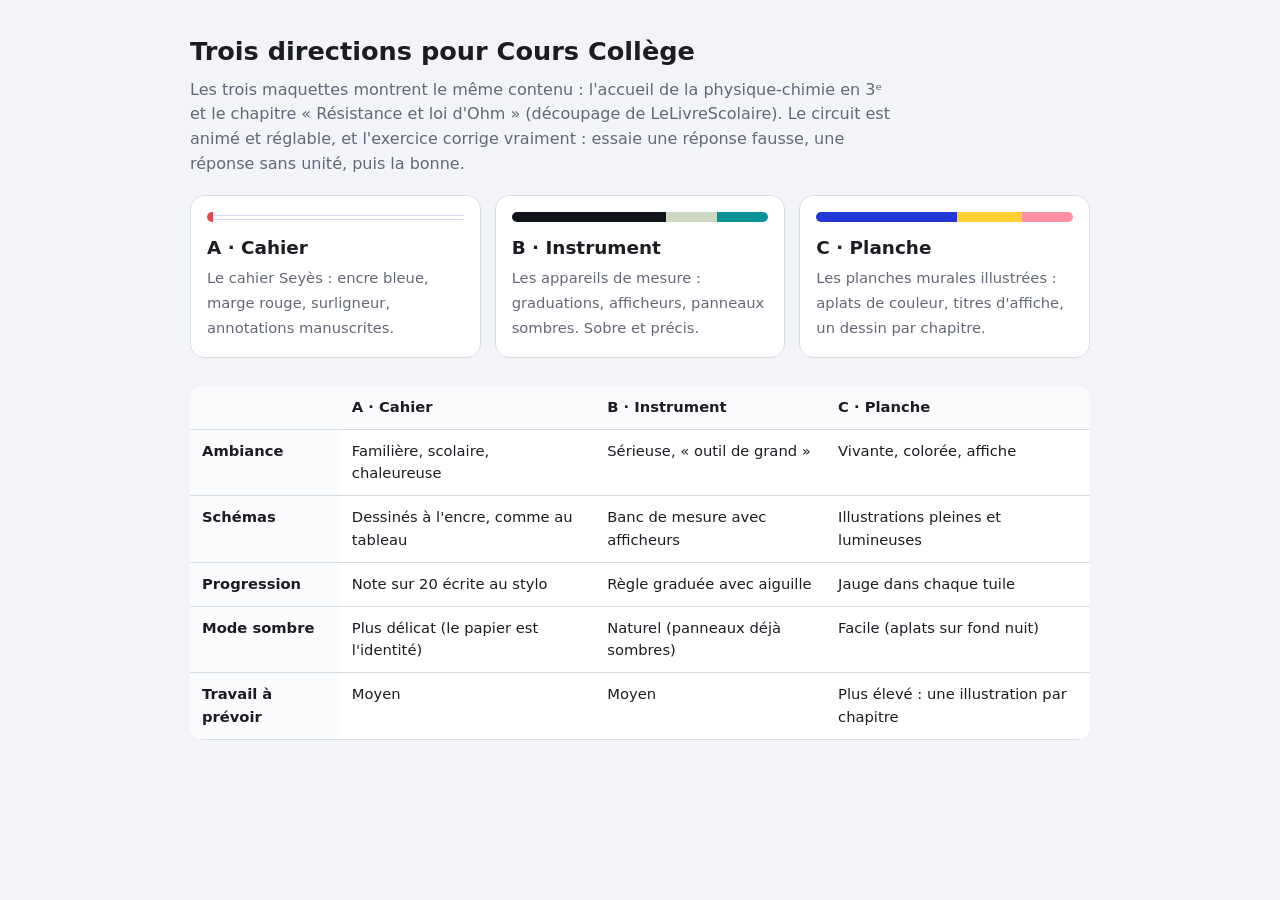
<file: maquettes/index.html>
<!DOCTYPE html>
<html lang="fr">
<head>
<meta charset="UTF-8">
<meta name="viewport" content="width=device-width, initial-scale=1">
<title>Maquettes Cours Collège</title>
<style>
  :root { --fond: #f3f4f7; --texte: #1b1d23; --gris: #626877; --trait: #d9dce3; }
  body { margin: 0; background: var(--fond); color: var(--texte); font: 16px/1.55 system-ui, sans-serif; }
  main { max-width: 900px; margin: 0 auto; padding: 32px 16px 48px; }
  h1 { font-size: 1.6rem; margin: 0 0 6px; }
  p { color: var(--gris); margin: 0 0 18px; max-width: 70ch; }
  .choix { display: grid; grid-template-columns: repeat(auto-fit, minmax(240px, 1fr)); gap: 14px; margin-bottom: 28px; }
  .choix a { display: block; background: #fff; border: 1px solid var(--trait); border-radius: 14px; padding: 16px; color: inherit; text-decoration: none; }
  .choix a:hover { border-color: var(--texte); }
  .choix b { font-size: 1.15rem; display: block; margin-bottom: 4px; }
  .choix span { color: var(--gris); font-size: .92rem; }
  .bande { height: 10px; border-radius: 5px; margin-bottom: 12px; }
  table { width: 100%; border-collapse: collapse; background: #fff; border-radius: 14px; overflow: hidden; font-size: .92rem; }
  th, td { text-align: left; padding: 10px 12px; border-bottom: 1px solid var(--trait); vertical-align: top; }
  th { background: #fafbfc; }
  .scroll { overflow-x: auto; }
</style>
</head>
<body>
<main>
  <h1>Trois directions pour Cours Collège</h1>
  <p>Les trois maquettes montrent le même contenu : l'accueil de la physique-chimie en 3ᵉ et le chapitre « Résistance et loi d'Ohm » (découpage de LeLivreScolaire). Le circuit est animé et réglable, et l'exercice corrige vraiment : essaie une réponse fausse, une réponse sans unité, puis la bonne.</p>
  <div class="choix">
    <a href="a_cahier.html"><div class="bande" style="background:repeating-linear-gradient(180deg,#fff 0 3px,#d4dcf3 3px 4px);border-left:6px solid #e5484d"></div><b>A · Cahier</b><span>Le cahier Seyès : encre bleue, marge rouge, surligneur, annotations manuscrites.</span></a>
    <a href="b_instrument.html"><div class="bande" style="background:linear-gradient(90deg,#111418 60%,#cfd8c0 60% 80%,#0a9396 80%)"></div><b>B · Instrument</b><span>Les appareils de mesure : graduations, afficheurs, panneaux sombres. Sobre et précis.</span></a>
    <a href="c_planche.html"><div class="bande" style="background:linear-gradient(90deg,#2238d6 55%,#ffcf33 55% 80%,#ff8fa3 80%)"></div><b>C · Planche</b><span>Les planches murales illustrées : aplats de couleur, titres d'affiche, un dessin par chapitre.</span></a>
  </div>
  <div class="scroll">
  <table>
    <tr><th></th><th>A · Cahier</th><th>B · Instrument</th><th>C · Planche</th></tr>
    <tr><th>Ambiance</th><td>Familière, scolaire, chaleureuse</td><td>Sérieuse, « outil de grand »</td><td>Vivante, colorée, affiche</td></tr>
    <tr><th>Schémas</th><td>Dessinés à l'encre, comme au tableau</td><td>Banc de mesure avec afficheurs</td><td>Illustrations pleines et lumineuses</td></tr>
    <tr><th>Progression</th><td>Note sur 20 écrite au stylo</td><td>Règle graduée avec aiguille</td><td>Jauge dans chaque tuile</td></tr>
    <tr><th>Mode sombre</th><td>Plus délicat (le papier est l'identité)</td><td>Naturel (panneaux déjà sombres)</td><td>Facile (aplats sur fond nuit)</td></tr>
    <tr><th>Travail à prévoir</th><td>Moyen</td><td>Moyen</td><td>Plus élevé : une illustration par chapitre</td></tr>
  </table>
  </div>
</main>
</body>
</html>
</file>
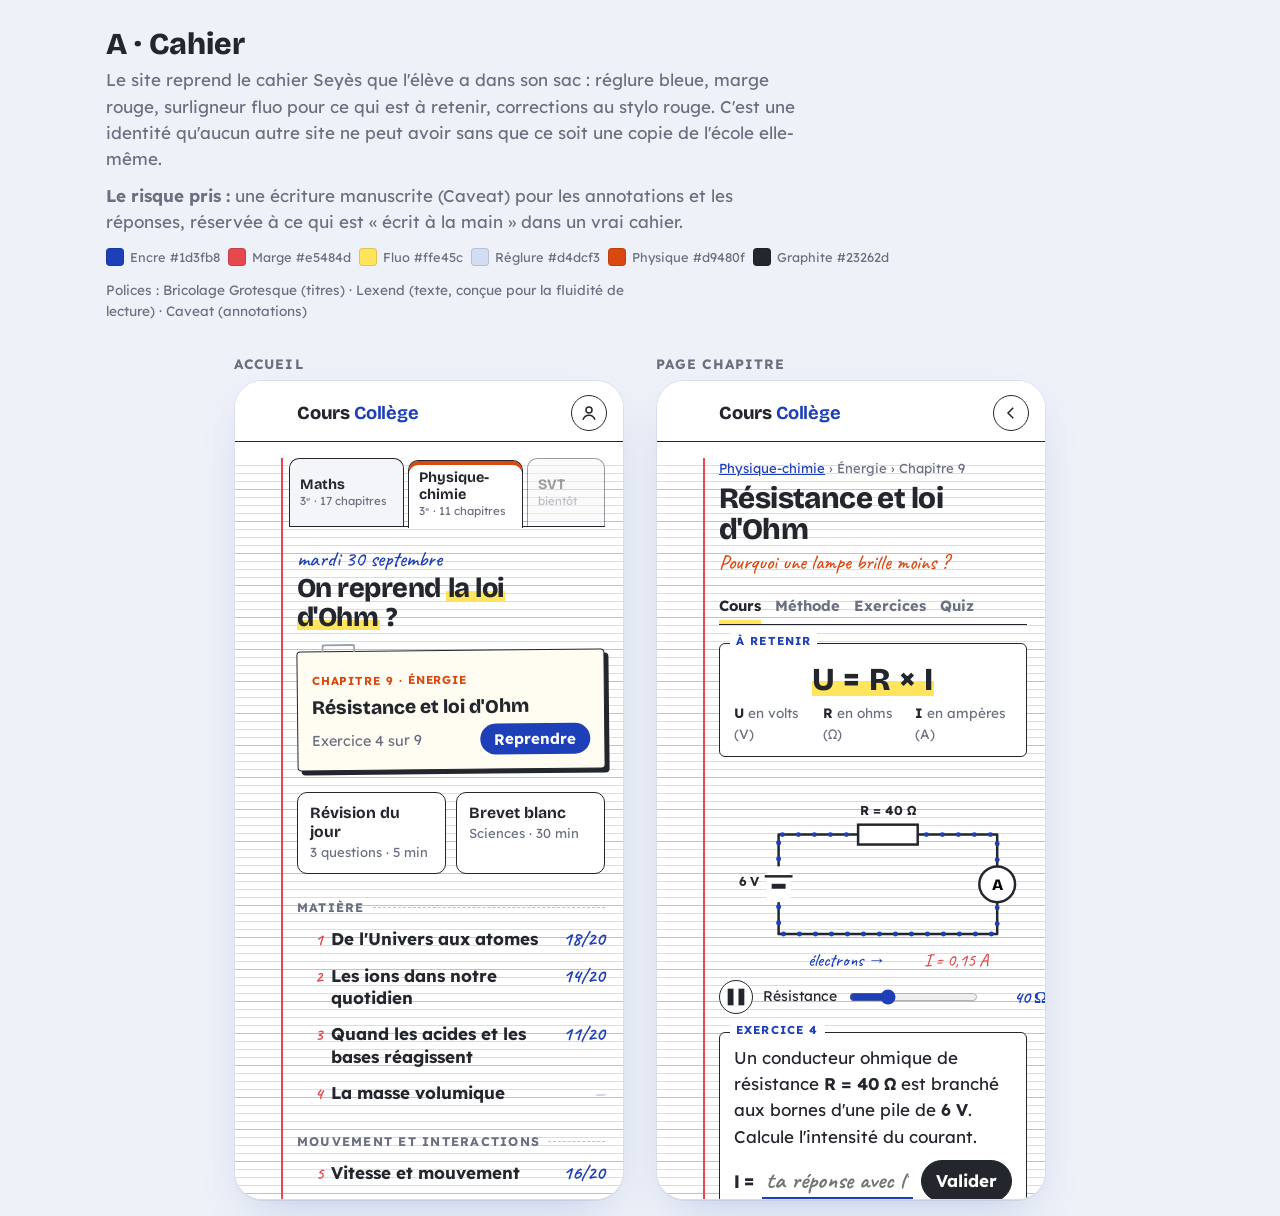
<file: maquettes/a_cahier.html>
<!DOCTYPE html>
<html lang="fr">
<head>
<meta charset="UTF-8">
<meta name="viewport" content="width=device-width, initial-scale=1">
<title>Maquette A — Cahier</title>
<link rel="preconnect" href="https://fonts.googleapis.com">
<link href="https://fonts.googleapis.com/css2?family=Lexend:wght@400;600;700&family=Bricolage+Grotesque:opsz,wght@12..96,500;12..96,700;12..96,800&family=Caveat:wght@500;700&display=swap" rel="stylesheet">
<style>
/* Direction A — « Cahier » : le cahier Seyès du collège français.
   Encre bleue, marge rouge, surligneur fluo, annotations au stylo rouge. */
:root {
  --papier: #ffffff;
  --fond: #eef1f8;
  --ligne: #d4dcf3;       /* réglure Seyès */
  --ligne-forte: #b3c0ea;
  --marge: #e5484d;       /* marge rouge */
  --encre: #1d3fb8;       /* bleu encre */
  --graphite: #23262d;
  --gris: #6a7080;
  --fluo: #ffe45c;        /* surligneur */
  --fluo-vert: #b6f09c;
  --maths: #1d3fb8;
  --physique: #d9480f;
  --ok: #1f8a4c;
  --display: "Bricolage Grotesque", system-ui, sans-serif;
  --texte: "Lexend", system-ui, sans-serif;
  --main: "Caveat", cursive;
}
* { box-sizing: border-box; }
body { margin: 0; background: var(--fond); color: var(--graphite); font: 17px/1.55 var(--texte); }
button, input { font: inherit; color: inherit; }
:focus-visible { outline: 3px solid var(--encre); outline-offset: 2px; }

/* ----- Présentation de la maquette ----- */
.note { max-width: 1100px; margin: 0 auto; padding: 28px 16px 8px; }
.note h1 { font: 800 1.9rem/1.1 var(--display); margin: 0 0 6px; }
.note p { margin: 0 0 10px; color: var(--gris); max-width: 70ch; }
.swatches { display: flex; flex-wrap: wrap; gap: 8px; margin: 12px 0; }
.sw { display: flex; align-items: center; gap: 6px; font-size: .8rem; color: var(--gris); }
.sw i { width: 18px; height: 18px; border-radius: 4px; border: 1px solid #0002; }
.ecrans { max-width: 1100px; margin: 0 auto; padding: 16px; display: flex; flex-wrap: wrap; gap: 32px; justify-content: center; }
.ecran { width: 390px; max-width: 100%; }
.ecran > h2 { font: 700 .85rem var(--texte); text-transform: uppercase; letter-spacing: .08em; color: var(--gris); margin: 0 0 8px; }
.tel { height: 820px; overflow-y: auto; overflow-x: hidden; scrollbar-width: none; background: var(--papier); border-radius: 28px; box-shadow: 0 1px 0 #0001, 0 20px 50px -20px #1d3fb840; border: 1px solid #d8def0; position: relative; }

/* ----- Le papier : réglure Seyès + marge ----- */
.page {
  min-height: 100%;
  background:
    linear-gradient(90deg, transparent 46px, var(--marge) 46px, var(--marge) 47.5px, transparent 47.5px),
    repeating-linear-gradient(180deg, transparent 0 31px, var(--ligne-forte) 31px 32px),
    repeating-linear-gradient(180deg, transparent 0 7px, var(--ligne) 7px 8px);
  background-color: var(--papier);
  padding: 0 18px 40px 62px;
}

/* Barre du haut */
.barre { position: sticky; top: 0; z-index: 5; display: flex; align-items: center; justify-content: space-between; padding: 14px 16px 10px 62px; background: #fffffff0; backdrop-filter: blur(6px); border-bottom: 1.5px solid var(--graphite); }
.marque { font: 800 1.15rem/1 var(--display); letter-spacing: -.01em; }
.marque b { color: var(--encre); }
.ico-btn { width: 36px; height: 36px; display: grid; place-items: center; border: 1.5px solid var(--graphite); border-radius: 50%; background: #fff; cursor: pointer; }
.ico-btn svg { width: 18px; height: 18px; }

/* Onglets de matière : des intercalaires */
.matieres { display: flex; gap: 4px; margin: 16px 0 0 -8px; }
.matiere { flex: 1; padding: 8px 10px 10px; border: 1.5px solid var(--graphite); border-bottom: none; border-radius: 10px 10px 0 0; background: #f4f5f8; font: 700 .9rem var(--display); cursor: pointer; text-align: left; position: relative; }
.matiere small { display: block; font: 400 .72rem var(--texte); color: var(--gris); }
.matiere[aria-selected="true"] { background: #fff; top: 1.5px; }
.matiere[aria-selected="true"].phys { box-shadow: inset 0 4px 0 var(--physique); }
.matiere.bientot { opacity: .45; flex: .6; }
.sous-onglets { border-top: 1.5px solid var(--graphite); margin: 0 0 0 -8px; }

.date { font: 500 1.35rem var(--main); color: var(--encre); margin: 18px 0 2px; }
h2.titre { font: 800 1.7rem/1.05 var(--display); letter-spacing: -.02em; margin: 0 0 18px; }
h2.titre .souligne { background: linear-gradient(transparent 58%, var(--fluo) 58% 92%, transparent 92%); padding: 0 2px; }

/* Reprendre : une fiche bristol agrafée */
.reprendre { display: block; position: relative; background: #fffdf2; border: 1.5px solid var(--graphite); border-radius: 4px; padding: 14px 14px 14px; box-shadow: 4px 4px 0 var(--graphite); text-decoration: none; color: inherit; margin: 0 0 22px; transform: rotate(-.6deg); transition: transform .2s, box-shadow .2s; }
.reprendre:hover { transform: rotate(0) translate(-1px,-1px); box-shadow: 5px 5px 0 var(--graphite); }
.reprendre .etiq { font: 700 .72rem var(--texte); text-transform: uppercase; letter-spacing: .08em; color: var(--physique); }
.reprendre h3 { font: 800 1.2rem/1.2 var(--display); margin: 4px 0 6px; }
.reprendre .suite { display: flex; justify-content: space-between; align-items: center; font-size: .9rem; color: var(--gris); }
.reprendre .go { font: 700 .95rem var(--texte); color: #fff; background: var(--encre); border-radius: 999px; padding: 6px 14px; }
.agrafe { position: absolute; top: -8px; z-index: 1; left: 24px; width: 34px; height: 8px; border: 2px solid #9aa0ad; border-bottom: none; border-radius: 3px 3px 0 0; }

.secondaires { display: grid; grid-template-columns: 1fr 1fr; gap: 10px; margin-bottom: 26px; }
.sec { border: 1.5px solid var(--graphite); border-radius: 10px; padding: 10px 12px; background: #fff; font-size: .9rem; }
.sec b { display: block; font: 700 .98rem var(--display); }
.sec span { color: var(--gris); font-size: .82rem; }

/* Sommaire du cahier */
.theme { margin: 0 0 22px; }
.theme h4 { font: 700 .78rem var(--texte); text-transform: uppercase; letter-spacing: .1em; color: var(--gris); margin: 0 0 6px; display: flex; align-items: center; gap: 8px; }
.theme h4::after { content: ""; flex: 1; border-top: 1.5px dashed var(--ligne-forte); }
.chap { display: grid; grid-template-columns: 26px 1fr auto; align-items: baseline; gap: 8px; padding: 6px 0; border-bottom: 1px solid transparent; text-decoration: none; color: inherit; line-height: 1.3; }
.chap .n { font: 700 1.05rem var(--main); color: var(--marge); text-align: right; }
.chap .t { font-weight: 700; }
.chap .m { font: 700 1.2rem var(--main); color: var(--encre); white-space: nowrap; }
.chap .m.vide { color: var(--ligne-forte); }
.chap:hover .t { text-decoration: underline; text-decoration-color: var(--fluo); text-decoration-thickness: 6px; text-underline-offset: -2px; text-decoration-skip-ink: none; }
.chap.encours .t { background: linear-gradient(transparent 60%, var(--fluo) 60% 95%, transparent 95%); }

/* ----- Page chapitre ----- */
.fil { font-size: .82rem; color: var(--gris); margin: 16px 0 4px; }
.fil a { color: var(--encre); }
.chap-titre { font: 800 1.85rem/1.05 var(--display); letter-spacing: -.02em; margin: 0 0 4px; }
.chap-sous { font: 500 1.3rem var(--main); color: var(--physique); margin: 0 0 14px; }
.tabs { display: flex; gap: 14px; border-bottom: 1.5px solid var(--graphite); margin: 0 0 18px; font-weight: 700; font-size: .92rem; overflow-x: auto; }
.tabs span { padding: 6px 0; white-space: nowrap; color: var(--gris); cursor: pointer; }
.tabs span.on { color: var(--graphite); box-shadow: inset 0 -4px 0 var(--fluo); }

.encadre { border: 1.5px solid var(--graphite); border-radius: 6px; padding: 12px 14px; background: #fff; margin: 0 0 18px; position: relative; }
.encadre .coin { position: absolute; top: -11px; left: 10px; background: #fff; padding: 0 6px; font: 700 .72rem var(--texte); text-transform: uppercase; letter-spacing: .1em; color: var(--encre); }
.formule { font: 800 2rem/1 var(--display); text-align: center; margin: 8px 0 6px; letter-spacing: .02em; }
.formule span { background: linear-gradient(transparent 55%, var(--fluo) 55% 92%, transparent 92%); background-size: 0% 100%; background-repeat: no-repeat; animation: surligne .9s .3s ease-out forwards; }
@keyframes surligne { to { background-size: 100% 100%; } }
.unites { display: flex; justify-content: center; gap: 14px; font-size: .85rem; color: var(--gris); }
.unites b { color: var(--graphite); }

/* Figure animée */
.figure { margin: 0 0 18px; }
.figure svg { width: 100%; height: auto; display: block; }
.fil-circuit { fill: none; stroke: var(--graphite); stroke-width: 2.5; stroke-linejoin: round; }
.flux { fill: none; stroke: var(--encre); stroke-width: 5; stroke-linecap: round; stroke-dasharray: 0.1 16; }
.legende { font: 500 1.15rem var(--main); fill: var(--marge); }
.lcd { font: 700 13px var(--texte); fill: var(--graphite); }
.ctrl { display: flex; align-items: center; gap: 10px; font-size: .88rem; margin-top: 6px; }
.ctrl input[type=range] { flex: 1; accent-color: var(--encre); }
.ctrl .val { font: 700 1.1rem var(--main); color: var(--encre); min-width: 58px; text-align: right; }
.play { border: 1.5px solid var(--graphite); background: #fff; border-radius: 999px; width: 34px; height: 34px; display: grid; place-items: center; cursor: pointer; flex: none; }

/* Exercice */
.exo .enonce { margin: 0 0 10px; }
.saisie { display: flex; gap: 8px; align-items: center; }
.saisie label { font: 800 1.2rem var(--display); }
.saisie input { flex: 1; min-width: 0; border: none; border-bottom: 2px solid var(--encre); background: transparent; font: 700 1.5rem var(--main); color: var(--encre); padding: 2px 4px; }
.saisie input:focus { outline: none; background: #eef2ff; }
.valider { border: 1.5px solid var(--graphite); background: var(--graphite); color: #fff; border-radius: 999px; padding: 7px 14px; font-weight: 700; cursor: pointer; }
.retour { font: 500 1.35rem/1.25 var(--main); color: var(--marge); margin: 12px 0 0; min-height: 1.5em; }
.retour.ok { color: var(--ok); }
.aide { font-size: .8rem; color: var(--gris); margin-top: 8px; }

@media (prefers-reduced-motion: reduce) {
  .formule span { animation: none; background-size: 100% 100%; }
  .reprendre { transition: none; }
}
</style>
</head>
<body>

<section class="note">
  <h1>A · Cahier</h1>
  <p>Le site reprend le cahier Seyès que l'élève a dans son sac : réglure bleue, marge rouge, surligneur fluo pour ce qui est à retenir, corrections au stylo rouge. C'est une identité qu'aucun autre site ne peut avoir sans que ce soit une copie de l'école elle-même.</p>
  <p><b>Le risque pris :</b> une écriture manuscrite (Caveat) pour les annotations et les réponses, réservée à ce qui est « écrit à la main » dans un vrai cahier.</p>
  <div class="swatches">
    <span class="sw"><i style="background:#1d3fb8"></i>Encre #1d3fb8</span>
    <span class="sw"><i style="background:#e5484d"></i>Marge #e5484d</span>
    <span class="sw"><i style="background:#ffe45c"></i>Fluo #ffe45c</span>
    <span class="sw"><i style="background:#d4dcf3"></i>Réglure #d4dcf3</span>
    <span class="sw"><i style="background:#d9480f"></i>Physique #d9480f</span>
    <span class="sw"><i style="background:#23262d"></i>Graphite #23262d</span>
  </div>
  <p style="font-size:.85rem">Polices : Bricolage Grotesque (titres) · Lexend (texte, conçue pour la fluidité de lecture) · Caveat (annotations)</p>
</section>

<div class="ecrans">
  <!-- ======================= ACCUEIL ======================= -->
  <div class="ecran">
    <h2>Accueil</h2>
    <div class="tel">
      <header class="barre">
        <span class="marque">Cours <b>Collège</b></span>
        <button class="ico-btn" aria-label="Mon compte"><svg viewBox="0 0 24 24" fill="none" stroke="currentColor" stroke-width="2"><circle cx="12" cy="8" r="4"/><path d="M4 21c1.5-4 4.5-6 8-6s6.5 2 8 6"/></svg></button>
      </header>
      <div class="page">
        <div class="matieres" role="tablist">
          <button class="matiere" role="tab" aria-selected="false">Maths<small>3ᵉ · 17 chapitres</small></button>
          <button class="matiere phys" role="tab" aria-selected="true">Physique-chimie<small>3ᵉ · 11 chapitres</small></button>
          <button class="matiere bientot" role="tab" aria-disabled="true">SVT<small>bientôt</small></button>
        </div>
        <div class="sous-onglets"></div>

        <p class="date">mardi 30 septembre</p>
        <h2 class="titre">On reprend <span class="souligne">la loi d'Ohm</span>&nbsp;?</h2>

        <a class="reprendre" href="#">
          <span class="agrafe"></span>
          <span class="etiq">Chapitre 9 · Énergie</span>
          <h3>Résistance et loi d'Ohm</h3>
          <div class="suite"><span>Exercice 4 sur 9</span><span class="go">Reprendre</span></div>
        </a>

        <div class="secondaires">
          <div class="sec"><b>Révision du jour</b><span>3 questions · 5 min</span></div>
          <div class="sec"><b>Brevet blanc</b><span>Sciences · 30 min</span></div>
        </div>

        <div class="theme">
          <h4>Matière</h4>
          <a class="chap" href="#"><span class="n">1</span><span class="t">De l'Univers aux atomes</span><span class="m">18/20</span></a>
          <a class="chap" href="#"><span class="n">2</span><span class="t">Les ions dans notre quotidien</span><span class="m">14/20</span></a>
          <a class="chap" href="#"><span class="n">3</span><span class="t">Quand les acides et les bases réagissent</span><span class="m">11/20</span></a>
          <a class="chap" href="#"><span class="n">4</span><span class="t">La masse volumique</span><span class="m vide">—</span></a>
        </div>
        <div class="theme">
          <h4>Mouvement et interactions</h4>
          <a class="chap" href="#"><span class="n">5</span><span class="t">Vitesse et mouvement</span><span class="m">16/20</span></a>
          <a class="chap" href="#"><span class="n">6</span><span class="t">Les forces</span><span class="m vide">—</span></a>
          <a class="chap" href="#"><span class="n">7</span><span class="t">Le poids</span><span class="m vide">—</span></a>
        </div>
        <div class="theme">
          <h4>Énergie</h4>
          <a class="chap" href="#"><span class="n">8</span><span class="t">La conservation de l'énergie</span><span class="m">9/20</span></a>
          <a class="chap encours" href="#"><span class="n">9</span><span class="t">Résistance et loi d'Ohm</span><span class="m">en cours</span></a>
          <a class="chap" href="#"><span class="n">10</span><span class="t">Puissance et énergie électriques</span><span class="m vide">—</span></a>
        </div>
        <div class="theme">
          <h4>Signaux</h4>
          <a class="chap" href="#"><span class="n">11</span><span class="t">Signaux sonores et lumineux</span><span class="m vide">—</span></a>
        </div>
      </div>
    </div>
  </div>

  <!-- ======================= CHAPITRE ======================= -->
  <div class="ecran">
    <h2>Page chapitre</h2>
    <div class="tel">
      <header class="barre">
        <span class="marque">Cours <b>Collège</b></span>
        <button class="ico-btn" aria-label="Retour au sommaire"><svg viewBox="0 0 24 24" fill="none" stroke="currentColor" stroke-width="2"><path d="M15 5l-7 7 7 7"/></svg></button>
      </header>
      <div class="page">
        <p class="fil"><a href="#">Physique-chimie</a> › Énergie › Chapitre 9</p>
        <h2 class="chap-titre">Résistance et loi d'Ohm</h2>
        <p class="chap-sous">Pourquoi une lampe brille moins ?</p>
        <nav class="tabs"><span class="on">Cours</span><span>Méthode</span><span>Exercices</span><span>Quiz</span></nav>

        <div class="encadre">
          <span class="coin">À retenir</span>
          <p class="formule"><span>U = R × I</span></p>
          <div class="unites"><span><b>U</b> en volts (V)</span><span><b>R</b> en ohms (Ω)</span><span><b>I</b> en ampères (A)</span></div>
        </div>

        <div class="figure">
          <svg id="circuitA" viewBox="-20 0 310 200" role="img" aria-label="Circuit : une pile de 6 volts, une résistance et un ampèremètre en série">
            <path id="boucleA" class="fil-circuit" d="M40 60 H260 V160 H40 Z"/>
            <path class="flux" id="fluxA" d="M40 60 H260 V160 H40 Z"/>
            <!-- pile -->
            <rect x="28" y="92" width="24" height="36" fill="#fff"/>
            <line x1="26" y1="102" x2="54" y2="102" stroke="#23262d" stroke-width="2.5"/>
            <line x1="33" y1="112" x2="47" y2="112" stroke="#23262d" stroke-width="5"/>
            <text class="lcd" x="20" y="112" text-anchor="end">6 V</text>
            <!-- résistance -->
            <rect x="120" y="50" width="60" height="20" fill="#fff" stroke="#23262d" stroke-width="2.5"/>
            <text class="lcd" x="150" y="40" text-anchor="middle" id="rTxtA">R = 40 Ω</text>
            <!-- ampèremètre -->
            <circle cx="260" cy="110" r="18" fill="#fff" stroke="#23262d" stroke-width="2.5"/>
            <text x="260" y="116" text-anchor="middle" style="font:800 16px var(--display)">A</text>
            <text class="legende" x="186" y="192" id="iTxtA">I = 0,15 A</text>
            <text class="legende" x="70" y="192" style="fill:var(--encre)">électrons →</text>
          </svg>
          <div class="ctrl">
            <button class="play" id="playA" aria-label="Mettre en pause l'animation"><svg width="12" height="12" viewBox="0 0 12 12"><rect x="1" y="1" width="3.5" height="10" fill="currentColor"/><rect x="7.5" y="1" width="3.5" height="10" fill="currentColor"/></svg></button>
            <label for="rA">Résistance</label>
            <input id="rA" type="range" min="10" max="120" step="10" value="40">
            <span class="val" id="rValA">40 Ω</span>
          </div>
        </div>

        <div class="encadre exo">
          <span class="coin">Exercice 4</span>
          <p class="enonce">Un conducteur ohmique de résistance <b>R = 40 Ω</b> est branché aux bornes d'une pile de <b>6 V</b>. Calcule l'intensité du courant.</p>
          <div class="saisie">
            <label for="repA">I =</label>
            <input id="repA" placeholder="ta réponse avec l'unité" autocomplete="off">
            <button class="valider" id="valA">Valider</button>
          </div>
          <p class="retour" id="retA" aria-live="polite"></p>
          <p class="aide">Essaie « 240 A », « 0,15 » ou « 0,15 A » pour voir les retours.</p>
        </div>
      </div>
    </div>
  </div>
</div>

<script>
// Circuit animé : la vitesse du flux d'électrons est proportionnelle à I = U / R.
(() => {
  const U = 6, flux = document.getElementById('fluxA'), r = document.getElementById('rA');
  const reduit = matchMedia('(prefers-reduced-motion: reduce)').matches;
  let I = U / 40, off = 0, joue = !reduit, t0 = performance.now();
  const fmt = n => n.toLocaleString('fr-FR', { maximumFractionDigits: 3 });
  function maj() {
    const R = +r.value; I = U / R;
    document.getElementById('rValA').textContent = R + ' Ω';
    document.getElementById('rTxtA').textContent = 'R = ' + R + ' Ω';
    document.getElementById('iTxtA').textContent = 'I = ' + fmt(I) + ' A';
  }
  function boucle(t) {
    const dt = t - t0; t0 = t;
    if (joue) { off -= dt * I * 0.25; flux.style.strokeDashoffset = off; }
    requestAnimationFrame(boucle);
  }
  r.addEventListener('input', maj);
  const p = document.getElementById('playA');
  const icone = () => {
    p.setAttribute('aria-label', joue ? "Mettre en pause l'animation" : "Lancer l'animation");
    p.innerHTML = joue
      ? '<svg width="12" height="12" viewBox="0 0 12 12"><rect x="1" y="1" width="3.5" height="10" fill="currentColor"/><rect x="7.5" y="1" width="3.5" height="10" fill="currentColor"/></svg>'
      : '<svg width="12" height="12" viewBox="0 0 12 12"><path d="M2 1l9 5-9 5z" fill="currentColor"/></svg>';
  };
  p.addEventListener('click', () => { joue = !joue; icone(); });
  icone();
  maj(); requestAnimationFrame(boucle);
})();

// Correction avec unités : le retour vise l'erreur précise.
(() => {
  const inp = document.getElementById('repA'), ret = document.getElementById('retA');
  function verifier() {
    const s = inp.value.trim().replace(',', '.').replace(/\s+/g, ' ');
    const m = s.match(/^(-?\d*\.?\d+)\s*(m?a|ampères?)?$/i);
    ret.className = 'retour';
    if (!m) { ret.textContent = 'Écris un nombre suivi de son unité, par exemple 2,5 A.'; return; }
    const v = +m[1], u = (m[2] || '').toLowerCase();
    const enA = u === 'ma' ? v / 1000 : v;
    if (Math.abs(v - 240) < 1e-9) { ret.textContent = 'Tu as calculé R × U. Isole I : I = U ÷ R.'; return; }
    if (Math.abs(enA - 0.15) < 1e-9 && !u) { ret.textContent = 'Bon calcul ! Mais sans unité, un résultat ne veut rien dire : 0,15 quoi ?'; return; }
    if (Math.abs(enA - 0.15) < 1e-9) { ret.className = 'retour ok'; ret.textContent = 'Juste ! I = 6 ÷ 40 = 0,15 A (soit 150 mA).'; return; }
    ret.textContent = 'Pas tout à fait. Écris la loi d’Ohm, puis isole I.';
  }
  document.getElementById('valA').addEventListener('click', verifier);
  inp.addEventListener('keydown', e => e.key === 'Enter' && verifier());
})();
</script>
</body>
</html>
</file>
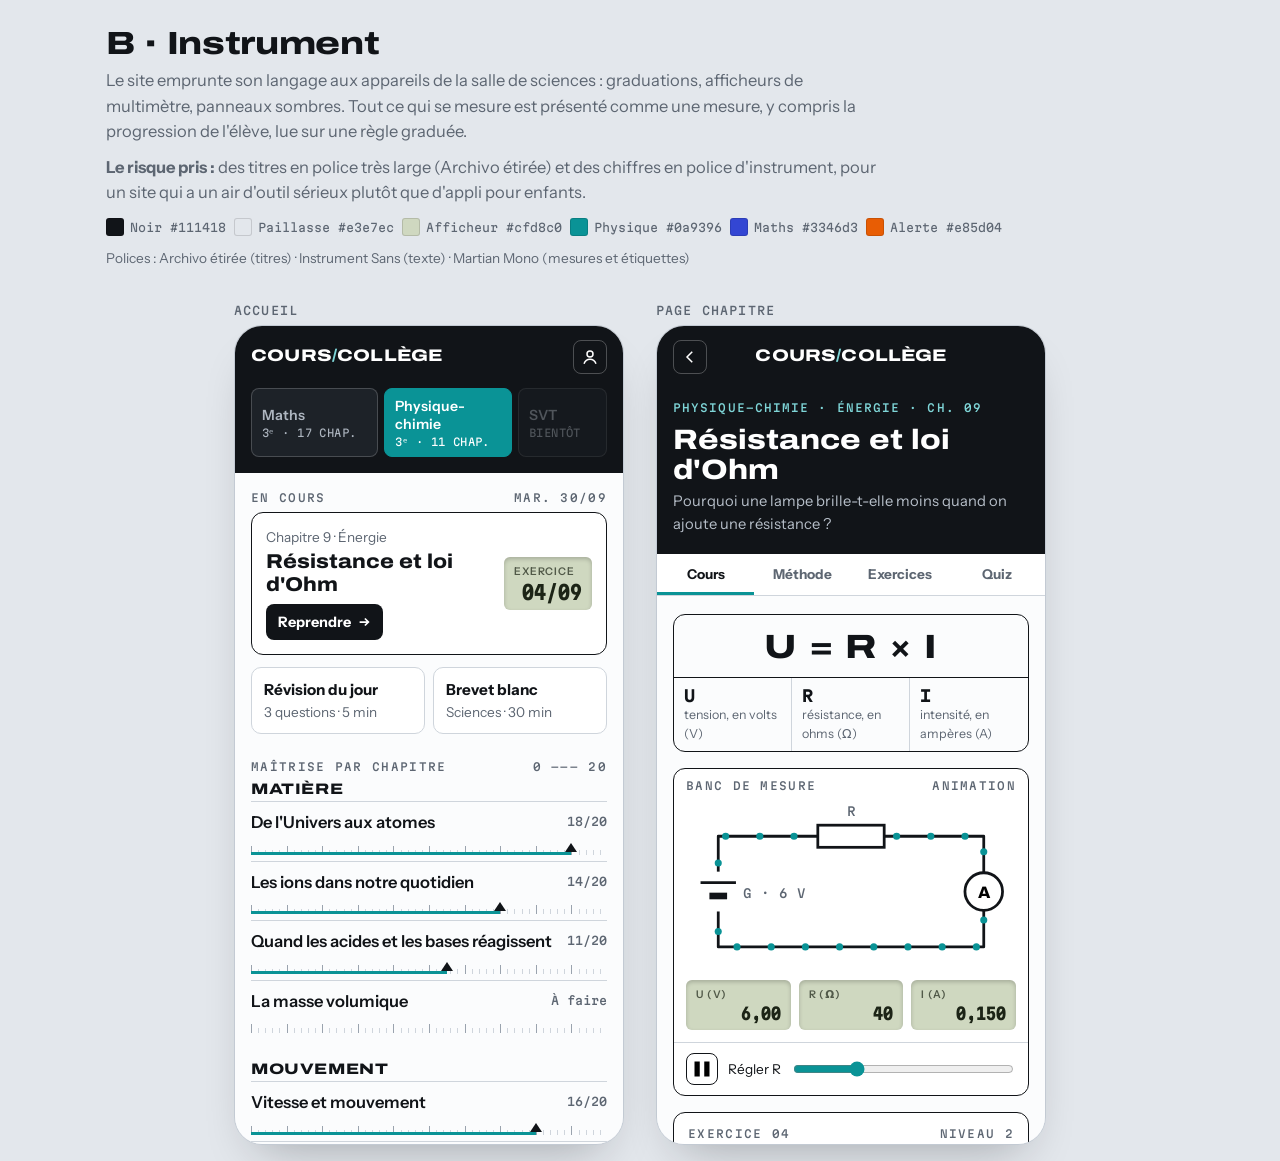
<file: maquettes/b_instrument.html>
<!DOCTYPE html>
<html lang="fr">
<head>
<meta charset="UTF-8">
<meta name="viewport" content="width=device-width, initial-scale=1">
<title>Maquette B — Instrument</title>
<link rel="preconnect" href="https://fonts.googleapis.com">
<link href="https://fonts.googleapis.com/css2?family=Archivo:wdth,wght@100..125,500..900&family=Instrument+Sans:wght@400;600;700&family=Martian+Mono:wdth,wght@75..100,400..700&display=swap" rel="stylesheet">
<style>
/* Direction B — « Instrument » : la paillasse et les appareils de mesure.
   Graduations, afficheurs à cristaux liquides, précision. Tout se mesure. */
:root {
  --paillasse: #e3e7ec;
  --panneau: #fbfcfd;
  --noir: #111418;
  --gris: #5d6672;
  --grad: #9aa3ae;       /* graduations */
  --trait: #cfd5dc;
  --lcd: #cfd8c0;        /* afficheur */
  --lcd-encre: #1c2416;
  --maths: #3346d3;
  --physique: #0a9396;
  --alerte: #e85d04;
  --ok: #2b9348;
  --display: "Archivo", system-ui, sans-serif;
  --texte: "Instrument Sans", system-ui, sans-serif;
  --mono: "Martian Mono", ui-monospace, monospace;
  --accent: var(--physique);
}
* { box-sizing: border-box; }
body { margin: 0; background: var(--paillasse); color: var(--noir); font: 16.5px/1.55 var(--texte); }
button, input { font: inherit; color: inherit; }
:focus-visible { outline: 3px solid var(--accent); outline-offset: 2px; }

.note { max-width: 1100px; margin: 0 auto; padding: 28px 16px 8px; }
.note h1 { font: 800 2rem/1 var(--display); font-stretch: 125%; margin: 0 0 8px; letter-spacing: -.01em; }
.note p { margin: 0 0 10px; color: var(--gris); max-width: 70ch; }
.swatches { display: flex; flex-wrap: wrap; gap: 8px; margin: 12px 0; }
.sw { display: flex; align-items: center; gap: 6px; font: 400 .72rem var(--mono); color: var(--gris); }
.sw i { width: 18px; height: 18px; border-radius: 3px; border: 1px solid #0002; }
.ecrans { max-width: 1100px; margin: 0 auto; padding: 16px; display: flex; flex-wrap: wrap; gap: 32px; justify-content: center; }
.ecran { width: 390px; max-width: 100%; }
.ecran > h2 { font: 500 .72rem var(--mono); text-transform: uppercase; letter-spacing: .1em; color: var(--gris); margin: 0 0 8px; }
.tel { height: 820px; overflow-y: auto; overflow-x: hidden; scrollbar-width: none; background: var(--panneau); border-radius: 28px; border: 1px solid #c3cad3; box-shadow: 0 24px 50px -24px #11141855; }

/* Barre */
.barre { position: sticky; top: 0; z-index: 5; display: flex; align-items: center; justify-content: space-between; padding: 14px 16px; background: var(--noir); color: #fff; }
.marque { font: 800 1.05rem/1 var(--display); font-stretch: 125%; letter-spacing: .01em; }
.marque span { color: #7fd6d8; }
.ico-btn { width: 34px; height: 34px; display: grid; place-items: center; border: 1px solid #ffffff40; border-radius: 8px; background: transparent; color: #fff; cursor: pointer; }
.ico-btn svg { width: 18px; height: 18px; }

/* Sélecteur de matière : un commutateur à positions */
.selecteur { display: grid; grid-template-columns: 1fr 1fr .7fr; background: var(--noir); padding: 0 16px 16px; gap: 6px; }
.pos { border: 1px solid #ffffff30; border-radius: 8px; padding: 8px 10px; background: #1d2228; color: #aeb6c0; text-align: left; cursor: pointer; font: 600 .88rem var(--texte); }
.pos small { display: block; font: 400 .66rem var(--mono); letter-spacing: .04em; margin-top: 2px; }
.pos[aria-selected="true"] { background: var(--physique); color: #fff; border-color: var(--physique); }
.pos[aria-disabled="true"] { opacity: .4; }

.corps { padding: 18px 16px 40px; }
.eyebrow { font: 500 .68rem var(--mono); text-transform: uppercase; letter-spacing: .12em; color: var(--gris); margin: 0 0 8px; display: flex; justify-content: space-between; }

/* Reprendre : panneau avec afficheur */
.reprendre { display: grid; grid-template-columns: 1fr auto; gap: 12px; align-items: center; border: 1.5px solid var(--noir); border-radius: 12px; padding: 14px; text-decoration: none; color: inherit; margin-bottom: 12px; background: #fff; }
.reprendre h3 { font: 800 1.25rem/1.15 var(--display); font-stretch: 112%; margin: 2px 0 8px; }
.reprendre .sous { font-size: .85rem; color: var(--gris); }
.lcd { background: var(--lcd); color: var(--lcd-encre); border-radius: 6px; padding: 8px 10px; font: 700 1.25rem/1 var(--mono); font-stretch: 75%; box-shadow: inset 0 2px 4px #0003; text-align: right; min-width: 88px; }
.lcd small { display: block; font: 600 .66rem var(--texte); letter-spacing: .08em; opacity: .7; margin-bottom: 4px; text-align: left; }
.btn { display: inline-flex; align-items: center; gap: 6px; background: var(--noir); color: #fff; border-radius: 8px; padding: 7px 12px; font-weight: 700; font-size: .9rem; border: none; cursor: pointer; }
.btn svg { width: 14px; height: 14px; }

.duo { display: grid; grid-template-columns: 1fr 1fr; gap: 8px; margin-bottom: 26px; }
.duo div { border: 1px solid var(--trait); border-radius: 10px; padding: 10px 12px; font-size: .85rem; color: var(--gris); background: #fff; }
.duo b { display: block; color: var(--noir); font-size: .95rem; }

/* Chapitres + règle graduée de maîtrise */
.theme { margin-bottom: 22px; }
.theme h4 { font: 800 .95rem var(--display); font-stretch: 125%; text-transform: uppercase; letter-spacing: .04em; margin: 0 0 4px; }
.chap { display: block; padding: 10px 0 6px; border-top: 1px solid var(--trait); text-decoration: none; color: inherit; }
.chap .ligne { display: flex; justify-content: space-between; gap: 10px; font-weight: 600; line-height: 1.25; }
.chap .ligne span:last-child { font: 500 .72rem var(--mono); color: var(--gris); white-space: nowrap; padding-top: 2px; }
.regle { position: relative; height: 16px; margin-top: 6px;
  background:
    repeating-linear-gradient(90deg, var(--grad) 0 1px, transparent 1px 10%) bottom / 100% 9px no-repeat,
    repeating-linear-gradient(90deg, var(--trait) 0 1px, transparent 1px 2%) bottom / 100% 5px no-repeat; }
.regle::before { content: ""; position: absolute; left: 0; bottom: 0; height: 3px; width: var(--v, 0%); background: var(--accent); animation: monte 1.2s cubic-bezier(.2,.8,.2,1) both; }
@keyframes monte { from { width: 0; } }
@keyframes aiguille { from { left: 0; } }
.regle i { position: absolute; bottom: 0; left: var(--v, 0%); width: 0; height: 0; border: 6px solid transparent; border-bottom: 9px solid var(--noir); transform: translate(-6px, -3px); animation: aiguille 1.2s cubic-bezier(.2,.8,.2,1) both; }
.chap.vide .regle i { display: none; }
.chap.encours .ligne span:first-child { color: var(--physique); }

/* ----- Chapitre ----- */
.tete { background: var(--noir); color: #fff; padding: 6px 16px 18px; }
.tete .ref { font: 500 .68rem var(--mono); letter-spacing: .1em; color: #7fd6d8; text-transform: uppercase; }
.tete h2 { font: 800 1.75rem/1.05 var(--display); font-stretch: 118%; margin: 6px 0 6px; }
.tete p { margin: 0; color: #b6bec8; font-size: .92rem; }
.tabs { display: flex; border-bottom: 1px solid var(--trait); background: #fff; position: sticky; top: 62px; z-index: 4; }
.tabs span { flex: 1; text-align: center; padding: 10px 0; font-weight: 700; font-size: .85rem; color: var(--gris); cursor: pointer; }
.tabs span.on { color: var(--noir); box-shadow: inset 0 -3px 0 var(--physique); }

.loi { display: grid; grid-template-columns: repeat(3, 1fr); border: 1.5px solid var(--noir); border-radius: 12px; overflow: hidden; margin-bottom: 16px; }
.loi .f { grid-column: 1 / -1; font: 800 2.1rem/1 var(--display); font-stretch: 125%; text-align: center; padding: 16px 0 12px; border-bottom: 1.5px solid var(--noir); letter-spacing: .02em; }
.loi div:not(.f) { padding: 8px 10px; font-size: .78rem; color: var(--gris); border-right: 1px solid var(--trait); }
.loi div:last-child { border-right: none; }
.loi b { display: block; font: 700 1rem var(--mono); color: var(--noir); }

/* Banc de mesure */
.banc { border: 1.5px solid var(--noir); border-radius: 12px; overflow: hidden; margin-bottom: 16px; background: #fff; }
.banc .eyebrow { padding: 10px 12px 0; margin: 0; }
.banc svg { display: block; width: 100%; height: auto; }
.cable { fill: none; stroke: var(--noir); stroke-width: 2.5; stroke-linejoin: round; }
.electron { fill: var(--physique); }
.lbl { font: 500 11px var(--mono); fill: var(--gris); }
.mesures { display: grid; grid-template-columns: 1fr 1fr 1fr; gap: 8px; padding: 0 12px 12px; }
.mesures .lcd { font-size: 1.05rem; min-width: 0; }
.reglage { display: flex; align-items: center; gap: 10px; padding: 10px 12px; border-top: 1px solid var(--trait); font-size: .85rem; }
.reglage input { flex: 1; accent-color: var(--physique); }
.play { width: 32px; height: 32px; border-radius: 8px; border: 1.5px solid var(--noir); background: #fff; display: grid; place-items: center; cursor: pointer; flex: none; }

.exo { border: 1.5px solid var(--noir); border-radius: 12px; padding: 14px; background: #fff; }
.exo p { margin: 0 0 12px; }
.saisie { display: flex; align-items: stretch; border: 1.5px solid var(--noir); border-radius: 8px; overflow: hidden; }
.saisie label { background: var(--noir); color: #fff; font: 700 1rem var(--mono); padding: 10px 12px; display: grid; place-items: center; }
.saisie input { flex: 1; min-width: 0; border: none; padding: 10px; font: 600 1.05rem var(--mono); }
.saisie input:focus { outline: none; background: #eefafa; }
.saisie button { border: none; background: var(--physique); color: #fff; font-weight: 700; padding: 0 14px; cursor: pointer; }
.retour { margin: 12px 0 0; font-size: .92rem; min-height: 1.4em; display: flex; gap: 8px; }
.retour::before { content: ""; flex: none; width: 10px; height: 10px; border-radius: 50%; margin-top: 6px; background: var(--c, transparent); }
.retour.ko { --c: var(--alerte); }
.retour.ok { --c: var(--ok); }
.aide { font: 400 .68rem var(--mono); color: var(--gris); margin-top: 10px; }

@media (prefers-reduced-motion: reduce) {
  .regle::before, .regle i { animation: none; }
}
</style>
</head>
<body>

<section class="note">
  <h1>B · Instrument</h1>
  <p>Le site emprunte son langage aux appareils de la salle de sciences : graduations, afficheurs de multimètre, panneaux sombres. Tout ce qui se mesure est présenté comme une mesure, y compris la progression de l'élève, lue sur une règle graduée.</p>
  <p><b>Le risque pris :</b> des titres en police très large (Archivo étirée) et des chiffres en police d'instrument, pour un site qui a un air d'outil sérieux plutôt que d'appli pour enfants.</p>
  <div class="swatches">
    <span class="sw"><i style="background:#111418"></i>Noir #111418</span>
    <span class="sw"><i style="background:#e3e7ec"></i>Paillasse #e3e7ec</span>
    <span class="sw"><i style="background:#cfd8c0"></i>Afficheur #cfd8c0</span>
    <span class="sw"><i style="background:#0a9396"></i>Physique #0a9396</span>
    <span class="sw"><i style="background:#3346d3"></i>Maths #3346d3</span>
    <span class="sw"><i style="background:#e85d04"></i>Alerte #e85d04</span>
  </div>
  <p style="font-size:.85rem">Polices : Archivo étirée (titres) · Instrument Sans (texte) · Martian Mono (mesures et étiquettes)</p>
</section>

<div class="ecrans">
  <!-- ======================= ACCUEIL ======================= -->
  <div class="ecran">
    <h2>Accueil</h2>
    <div class="tel">
      <header class="barre">
        <span class="marque">COURS<span>/</span>COLLÈGE</span>
        <button class="ico-btn" aria-label="Mon compte"><svg viewBox="0 0 24 24" fill="none" stroke="currentColor" stroke-width="2"><circle cx="12" cy="8" r="4"/><path d="M4 21c1.5-4 4.5-6 8-6s6.5 2 8 6"/></svg></button>
      </header>
      <div class="selecteur" role="tablist">
        <button class="pos" role="tab" aria-selected="false">Maths<small>3ᵉ · 17 CHAP.</small></button>
        <button class="pos" role="tab" aria-selected="true">Physique-chimie<small>3ᵉ · 11 CHAP.</small></button>
        <button class="pos" role="tab" aria-disabled="true">SVT<small>BIENTÔT</small></button>
      </div>

      <div class="corps">
        <p class="eyebrow"><span>En cours</span><span>mar. 30/09</span></p>
        <a class="reprendre" href="#">
          <div>
            <div class="sous">Chapitre 9 · Énergie</div>
            <h3>Résistance et loi d'Ohm</h3>
            <span class="btn">Reprendre <svg viewBox="0 0 16 16" fill="none" stroke="currentColor" stroke-width="2"><path d="M3 8h10M9 4l4 4-4 4"/></svg></span>
          </div>
          <div class="lcd"><small>EXERCICE</small>04/09</div>
        </a>
        <div class="duo">
          <div><b>Révision du jour</b>3 questions · 5 min</div>
          <div><b>Brevet blanc</b>Sciences · 30 min</div>
        </div>

        <p class="eyebrow"><span>Maîtrise par chapitre</span><span>0 ——— 20</span></p>
        <div class="theme">
          <h4>Matière</h4>
          <a class="chap" href="#" style="--v:90%"><div class="ligne"><span>De l'Univers aux atomes</span><span>18/20</span></div><div class="regle"><i></i></div></a>
          <a class="chap" href="#" style="--v:70%"><div class="ligne"><span>Les ions dans notre quotidien</span><span>14/20</span></div><div class="regle"><i></i></div></a>
          <a class="chap" href="#" style="--v:55%"><div class="ligne"><span>Quand les acides et les bases réagissent</span><span>11/20</span></div><div class="regle"><i></i></div></a>
          <a class="chap vide" href="#"><div class="ligne"><span>La masse volumique</span><span>À faire</span></div><div class="regle"><i></i></div></a>
        </div>
        <div class="theme">
          <h4>Mouvement</h4>
          <a class="chap" href="#" style="--v:80%"><div class="ligne"><span>Vitesse et mouvement</span><span>16/20</span></div><div class="regle"><i></i></div></a>
          <a class="chap vide" href="#"><div class="ligne"><span>Les forces</span><span>À faire</span></div><div class="regle"><i></i></div></a>
          <a class="chap vide" href="#"><div class="ligne"><span>Le poids</span><span>À faire</span></div><div class="regle"><i></i></div></a>
        </div>
        <div class="theme">
          <h4>Énergie</h4>
          <a class="chap" href="#" style="--v:45%"><div class="ligne"><span>La conservation de l'énergie</span><span>9/20</span></div><div class="regle"><i></i></div></a>
          <a class="chap encours" href="#" style="--v:30%"><div class="ligne"><span>Résistance et loi d'Ohm</span><span>EN COURS</span></div><div class="regle"><i></i></div></a>
          <a class="chap vide" href="#"><div class="ligne"><span>Puissance et énergie électriques</span><span>À faire</span></div><div class="regle"><i></i></div></a>
        </div>
      </div>
    </div>
  </div>

  <!-- ======================= CHAPITRE ======================= -->
  <div class="ecran">
    <h2>Page chapitre</h2>
    <div class="tel">
      <header class="barre">
        <button class="ico-btn" aria-label="Retour au sommaire"><svg viewBox="0 0 24 24" fill="none" stroke="currentColor" stroke-width="2"><path d="M15 5l-7 7 7 7"/></svg></button>
        <span class="marque">COURS<span>/</span>COLLÈGE</span>
        <span style="width:34px"></span>
      </header>
      <div class="tete">
        <span class="ref">Physique-chimie · Énergie · Ch. 09</span>
        <h2>Résistance et loi d'Ohm</h2>
        <p>Pourquoi une lampe brille-t-elle moins quand on ajoute une résistance ?</p>
      </div>
      <nav class="tabs"><span class="on">Cours</span><span>Méthode</span><span>Exercices</span><span>Quiz</span></nav>

      <div class="corps">
        <div class="loi">
          <div class="f">U = R × I</div>
          <div><b>U</b>tension, en volts (V)</div>
          <div><b>R</b>résistance, en ohms (Ω)</div>
          <div><b>I</b>intensité, en ampères (A)</div>
        </div>

        <div class="banc">
          <p class="eyebrow"><span>Banc de mesure</span><span>animation</span></p>
          <svg viewBox="0 0 320 170" role="img" aria-label="Circuit en série : générateur de 6 volts, résistance réglable et ampèremètre">
            <path id="boucleB" class="cable" d="M40 40 H280 V140 H40 Z"/>
            <g id="electronsB"></g>
            <rect x="26" y="72" width="28" height="36" fill="#fff"/>
            <line x1="24" y1="82" x2="56" y2="82" stroke="#111418" stroke-width="2.5"/>
            <line x1="32" y1="94" x2="48" y2="94" stroke="#111418" stroke-width="6"/>
            <text class="lbl" x="62" y="96">G · 6 V</text>
            <rect x="130" y="30" width="60" height="20" fill="#fff" stroke="#111418" stroke-width="2.5"/>
            <text class="lbl" x="160" y="22" text-anchor="middle">R</text>
            <circle cx="280" cy="90" r="17" fill="#fff" stroke="#111418" stroke-width="2.5"/>
            <text x="280" y="96" text-anchor="middle" style="font:800 15px var(--display)">A</text>
          </svg>
          <div class="mesures">
            <div class="lcd"><small>U (V)</small>6,00</div>
            <div class="lcd"><small>R (Ω)</small><span id="rLcdB">40</span></div>
            <div class="lcd"><small>I (A)</small><span id="iLcdB">0,150</span></div>
          </div>
          <div class="reglage">
            <button class="play" id="playB" aria-label="Mettre en pause l'animation"></button>
            <label for="rB">Régler R</label>
            <input id="rB" type="range" min="10" max="120" step="10" value="40">
          </div>
        </div>

        <div class="exo">
          <p class="eyebrow" style="margin-bottom:6px"><span>Exercice 04</span><span>niveau 2</span></p>
          <p>Un conducteur ohmique de résistance <b>R = 40 Ω</b> est branché aux bornes d'une pile de <b>6 V</b>. Calcule l'intensité du courant.</p>
          <div class="saisie">
            <label for="repB">I =</label>
            <input id="repB" placeholder="valeur + unité" autocomplete="off">
            <button id="valB">Valider</button>
          </div>
          <p class="retour" id="retB" aria-live="polite"></p>
          <p class="aide">Essaie « 240 A », « 0,15 » ou « 150 mA ».</p>
        </div>
      </div>
    </div>
  </div>
</div>

<script>
// Les électrons (points) avancent le long du circuit à une vitesse proportionnelle à I.
(() => {
  const U = 6, chemin = document.getElementById('boucleB'), g = document.getElementById('electronsB');
  const L = chemin.getTotalLength(), N = 22, pts = [];
  for (let i = 0; i < N; i++) {
    const c = document.createElementNS('http://www.w3.org/2000/svg', 'circle');
    c.setAttribute('r', 3.2); c.setAttribute('class', 'electron'); g.appendChild(c); pts.push(c);
  }
  const reduit = matchMedia('(prefers-reduced-motion: reduce)').matches;
  let I = U / 40, s = 0, joue = !reduit, t0 = performance.now();
  const r = document.getElementById('rB'), p = document.getElementById('playB');
  const fmt = (n, d) => n.toLocaleString('fr-FR', { minimumFractionDigits: d, maximumFractionDigits: d });
  function place() {
    pts.forEach((c, i) => {
      // sens des électrons : du pôle − vers le pôle +, donc sens inverse du courant conventionnel
      const d = ((L - (s + i * L / N) % L) + L) % L, q = chemin.getPointAtLength(d);
      c.setAttribute('cx', q.x); c.setAttribute('cy', q.y);
    });
  }
  function maj() {
    const R = +r.value; I = U / R;
    document.getElementById('rLcdB').textContent = R;
    document.getElementById('iLcdB').textContent = fmt(I, 3);
  }
  function icone() {
    p.setAttribute('aria-label', joue ? "Mettre en pause l'animation" : "Lancer l'animation");
    p.innerHTML = joue
      ? '<svg width="12" height="12" viewBox="0 0 12 12"><rect x="1" y="1" width="3.5" height="10"/><rect x="7.5" y="1" width="3.5" height="10"/></svg>'
      : '<svg width="12" height="12" viewBox="0 0 12 12"><path d="M2 1l9 5-9 5z"/></svg>';
  }
  function boucle(t) {
    const dt = t - t0; t0 = t;
    if (joue) { s += dt * I * 0.35; place(); }
    requestAnimationFrame(boucle);
  }
  r.addEventListener('input', maj);
  p.addEventListener('click', () => { joue = !joue; icone(); });
  maj(); icone(); place(); requestAnimationFrame(boucle);
})();


(() => {
  const inp = document.getElementById('repB'), ret = document.getElementById('retB');
  function verifier() {
    const s = inp.value.trim().replace(',', '.');
    const m = s.match(/^(-?\d*\.?\d+)\s*(ma|a|ampères?)?$/i);
    ret.className = 'retour ko';
    if (!m) { ret.textContent = 'Écris une valeur suivie de son unité, par exemple 2,5 A.'; return; }
    const v = +m[1], u = (m[2] || '').toLowerCase(), enA = u === 'ma' ? v / 1000 : v;
    if (Math.abs(v - 240) < 1e-9) ret.textContent = 'Tu as calculé R × U. Isole I : I = U ÷ R.';
    else if (Math.abs(enA - 0.15) < 1e-9 && !u) ret.textContent = 'Valeur juste, unité manquante. 0,15 quoi ?';
    else if (Math.abs(enA - 0.15) < 1e-9) { ret.className = 'retour ok'; ret.textContent = 'Mesure conforme : I = 6 ÷ 40 = 0,15 A = 150 mA.'; }
    else ret.textContent = 'Écart avec la valeur attendue. Pars de U = R × I et isole I.';
  }
  document.getElementById('valB').addEventListener('click', verifier);
  inp.addEventListener('keydown', e => e.key === 'Enter' && verifier());
})();
</script>
</body>
</html>
</file>
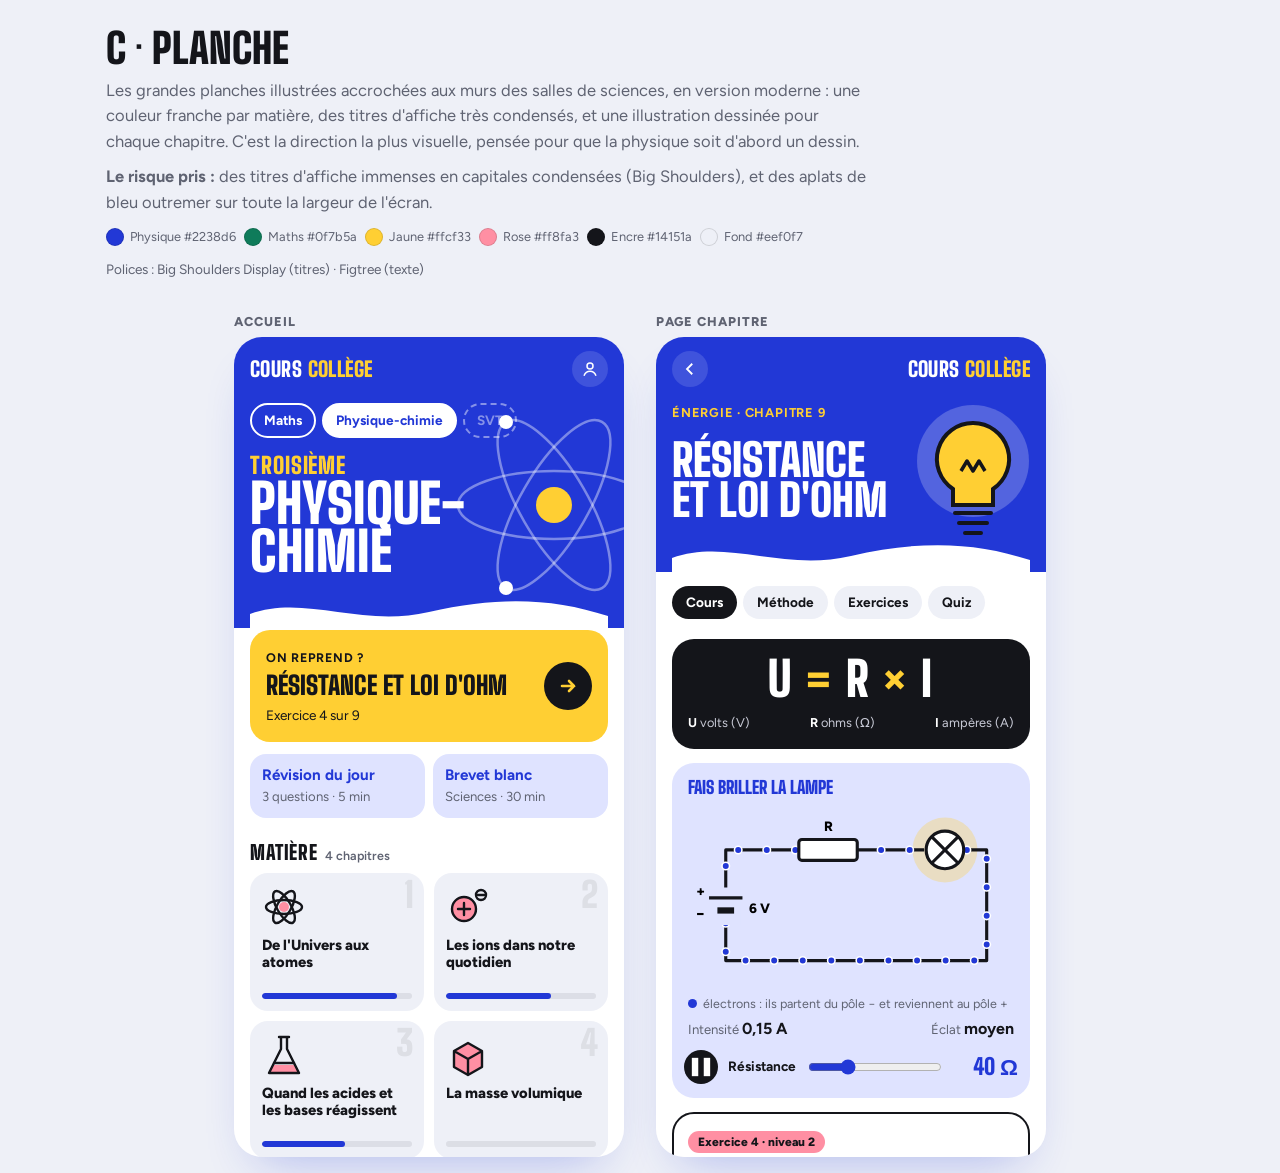
<file: maquettes/c_planche.html>
<!DOCTYPE html>
<html lang="fr">
<head>
<meta charset="UTF-8">
<meta name="viewport" content="width=device-width, initial-scale=1">
<title>Maquette C — Planche</title>
<link rel="preconnect" href="https://fonts.googleapis.com">
<link href="https://fonts.googleapis.com/css2?family=Big+Shoulders+Display:wght@700;800;900&family=Figtree:wght@400;600;700;800&display=swap" rel="stylesheet">
<style>
/* Direction C — « Planche » : les planches murales illustrées de la salle de classe,
   en version moderne. Aplats de couleurs franches, illustrations au trait épais, affiche. */
:root {
  --blanc: #ffffff;
  --fond: #eef0f7;
  --encre: #14151a;
  --gris: #5f6372;
  --physique: #2238d6;      /* bleu outremer */
  --physique-clair: #dfe3ff;
  --maths: #0f7b5a;         /* vert tableau */
  --jaune: #ffcf33;
  --rose: #ff8fa3;
  --ok: #0f7b5a;
  --err: #d6336c;
  --display: "Big Shoulders Display", Impact, sans-serif;
  --texte: "Figtree", system-ui, sans-serif;
}
* { box-sizing: border-box; }
body { margin: 0; background: var(--fond); color: var(--encre); font: 16.5px/1.55 var(--texte); }
button, input { font: inherit; color: inherit; }
:focus-visible { outline: 3px solid var(--jaune); outline-offset: 2px; }

.note { max-width: 1100px; margin: 0 auto; padding: 28px 16px 8px; }
.note h1 { font: 900 2.6rem/1 var(--display); text-transform: uppercase; margin: 0 0 8px; }
.note p { margin: 0 0 10px; color: var(--gris); max-width: 70ch; }
.swatches { display: flex; flex-wrap: wrap; gap: 8px; margin: 12px 0; }
.sw { display: flex; align-items: center; gap: 6px; font-size: .8rem; color: var(--gris); }
.sw i { width: 18px; height: 18px; border-radius: 50%; border: 1px solid #0002; }
.ecrans { max-width: 1100px; margin: 0 auto; padding: 16px; display: flex; flex-wrap: wrap; gap: 32px; justify-content: center; }
.ecran { width: 390px; max-width: 100%; }
.ecran > h2 { font: 800 .8rem var(--texte); text-transform: uppercase; letter-spacing: .08em; color: var(--gris); margin: 0 0 8px; }
.tel { height: 820px; overflow-y: auto; overflow-x: hidden; scrollbar-width: none; background: var(--blanc); border-radius: 28px; box-shadow: 0 24px 50px -24px #2238d655; }

/* ----- Affiche d'en-tête ----- */
.affiche { background: var(--physique); color: #fff; padding: 14px 16px 0; position: relative; overflow: hidden; }
.barre { display: flex; justify-content: space-between; align-items: center; }
.marque { font: 900 1.3rem/1 var(--display); text-transform: uppercase; letter-spacing: .02em; }
.marque i { font-style: normal; color: var(--jaune); }
.ico-btn { width: 36px; height: 36px; border-radius: 50%; background: #ffffff22; border: none; color: #fff; display: grid; place-items: center; cursor: pointer; }
.ico-btn svg { width: 18px; height: 18px; }
.pilules { display: flex; gap: 6px; margin: 16px 0 0; }
.pilule { border: 2px solid #fff; background: transparent; color: #fff; border-radius: 999px; padding: 5px 12px; font-weight: 700; font-size: .85rem; cursor: pointer; }
.pilule[aria-selected="true"] { background: #fff; color: var(--physique); }
.pilule[aria-disabled="true"] { opacity: .45; border-style: dashed; }
.affiche h2 { font: 900 3.4rem/.88 var(--display); text-transform: uppercase; margin: 18px 0 0; position: relative; z-index: 1; max-width: 70%; }
.affiche h2 small { display: block; font-size: .42em; color: var(--jaune); letter-spacing: .04em; margin-bottom: 4px; }
.atome { position: absolute; right: -40px; top: 58px; width: 220px; height: 220px; }
.orbite { fill: none; stroke: #ffffff66; stroke-width: 2.5; }
.noyau { fill: var(--jaune); }
.e { fill: #fff; }
.tourne { transform-origin: 110px 110px; animation: tourne 6s linear infinite; }
.tourne.b { animation-duration: 8s; animation-direction: reverse; }
.tourne.c { animation-duration: 11s; }
@keyframes tourne { to { transform: rotate(360deg); } }
.vague { display: block; width: 100%; height: 34px; margin-top: 18px; }

.corps { padding: 6px 16px 40px; }

.reprendre { display: flex; gap: 14px; align-items: center; background: var(--jaune); border-radius: 20px; padding: 14px 16px; text-decoration: none; color: var(--encre); margin: -4px 0 12px; position: relative; z-index: 2; }
.reprendre .txt { flex: 1; }
.reprendre small { font-weight: 700; font-size: .78rem; text-transform: uppercase; letter-spacing: .06em; }
.reprendre b { display: block; font: 900 1.6rem/1 var(--display); text-transform: uppercase; margin: 3px 0 4px; }
.reprendre span { font-size: .85rem; }
.fleche { width: 48px; height: 48px; border-radius: 50%; background: var(--encre); color: var(--jaune); display: grid; place-items: center; flex: none; transition: transform .2s; }
.reprendre:hover .fleche { transform: translateX(3px); }

.duo { display: flex; gap: 8px; margin-bottom: 24px; }
.duo div { flex: 1; background: var(--physique-clair); border-radius: 16px; padding: 10px 12px; font-size: .82rem; color: var(--gris); }
.duo b { display: block; color: var(--physique); font-size: .95rem; }

.theme h4 { font: 900 1.25rem/1 var(--display); text-transform: uppercase; letter-spacing: .03em; margin: 0 0 10px; display: flex; gap: 8px; align-items: baseline; }
.theme h4 span { font: 600 .78rem var(--texte); text-transform: none; color: var(--gris); letter-spacing: 0; }
.tuiles { display: grid; grid-template-columns: 1fr 1fr; gap: 10px; margin-bottom: 24px; }
.tuile { border-radius: 18px; padding: 12px; background: var(--fond); text-decoration: none; color: inherit; display: flex; flex-direction: column; gap: 8px; min-height: 138px; position: relative; overflow: hidden; }
.tuile svg { width: 44px; height: 44px; }
.tuile .t { font-weight: 800; line-height: 1.2; font-size: .92rem; flex: 1; }
.tuile .num { position: absolute; right: 10px; top: 4px; font: 900 2.2rem/1 var(--display); color: #14151a14; }
.tuile .jauge { height: 6px; border-radius: 3px; background: #14151a14; overflow: hidden; }
.tuile .jauge i { display: block; height: 100%; width: var(--v); background: var(--physique); border-radius: 3px; }
.tuile.encours { background: var(--physique); color: #fff; }
.tuile.encours .num { color: #ffffff30; }
.tuile.encours .jauge { background: #ffffff33; }
.tuile.encours .jauge i { background: var(--jaune); }
.tuile.encours svg { --trait: #fff; --plein: var(--jaune); }
.tuile svg { --trait: var(--encre); --plein: var(--rose); }
.pic { fill: none; stroke: var(--trait); stroke-width: 2.4; stroke-linecap: round; stroke-linejoin: round; }
.pic-plein { fill: var(--plein); }

/* ----- Chapitre ----- */
.affiche.chap h2 { font-size: 2.8rem; max-width: 62%; }
.affiche .ref { font-weight: 700; font-size: .8rem; color: var(--jaune); text-transform: uppercase; letter-spacing: .06em; margin-top: 16px; display: block; }
.lampe-hero { position: absolute; right: 8px; top: 64px; width: 130px; }
.lampe-hero .halo { fill: #fff; opacity: .22; transform-origin: 65px 60px; animation: pulse 2.8s ease-in-out infinite; }
@keyframes pulse { 50% { transform: scale(1.12); opacity: .25; } }
.tabs { display: flex; gap: 6px; padding: 14px 16px 6px; overflow-x: auto; }
.tabs span { padding: 6px 14px; border-radius: 999px; font-weight: 700; font-size: .85rem; background: var(--fond); white-space: nowrap; cursor: pointer; }
.tabs span.on { background: var(--encre); color: #fff; }

.loi { background: var(--encre); color: #fff; border-radius: 22px; padding: 16px; margin: 8px 0 14px; }
.loi .f { font: 900 3rem/1 var(--display); text-align: center; letter-spacing: .04em; }
.loi .f em { font-style: normal; color: var(--jaune); }
.loi ul { list-style: none; margin: 10px 0 0; padding: 0; display: flex; justify-content: space-between; font-size: .8rem; color: #c8cad6; }
.loi ul b { color: #fff; }

.labo { background: var(--physique-clair); border-radius: 22px; padding: 12px 12px 14px; margin-bottom: 14px; }
.labo h5 { margin: 2px 4px 6px; font: 900 1.1rem var(--display); text-transform: uppercase; color: var(--physique); }
.labo svg { width: 100%; height: auto; display: block; }
.fil { fill: none; stroke: var(--encre); stroke-width: 3; stroke-linejoin: round; }
.lueur { fill: var(--jaune); }
.ctrl { display: flex; align-items: center; gap: 10px; font-weight: 700; font-size: .85rem; }
.ctrl input { flex: 1; accent-color: var(--physique); }
.ctrl output { font: 900 1.4rem var(--display); min-width: 64px; text-align: right; color: var(--physique); }
.electron { fill: var(--physique); stroke: #fff; stroke-width: 1.5; }
.legende { display: flex; align-items: center; gap: 6px; font-size: .78rem; color: var(--gris); margin: 2px 4px 0; }
.legende i { width: 9px; height: 9px; border-radius: 50%; background: var(--physique); flex: none; }
.play { width: 34px; height: 34px; border-radius: 50%; border: none; background: var(--encre); color: #fff; display: grid; place-items: center; cursor: pointer; flex: none; }
.lecture { display: flex; justify-content: space-between; font-size: .82rem; color: var(--gris); margin: 4px 4px 8px; }
.lecture b { color: var(--encre); font-size: 1rem; }

.exo { border: 2.5px solid var(--encre); border-radius: 22px; padding: 14px; }
.exo .tag { display: inline-block; background: var(--rose); border-radius: 999px; padding: 2px 10px; font-weight: 800; font-size: .75rem; margin-bottom: 8px; }
.exo p { margin: 0 0 12px; }
.saisie { display: flex; gap: 8px; }
.saisie input { flex: 1; min-width: 0; border: 2.5px solid var(--encre); border-radius: 14px; padding: 10px 12px; font-weight: 700; font-size: 1.05rem; }
.saisie input:focus { outline: none; border-color: var(--physique); }
.saisie button { border: none; background: var(--physique); color: #fff; border-radius: 14px; padding: 0 16px; font-weight: 800; cursor: pointer; }
.retour { margin: 12px 0 0; padding: 0; font-weight: 600; font-size: .92rem; min-height: 1.4em; border-radius: 14px; }
.retour.ko, .retour.ok { padding: 10px 12px; }
.retour.ko { background: #ffe3ea; color: #8a1c3f; }
.retour.ok { background: #d9f5e9; color: #0b5a41; animation: rebond .45s cubic-bezier(.3,1.6,.5,1); }
@keyframes rebond { from { transform: scale(.94); } }
.aide { font-size: .75rem; color: var(--gris); margin-top: 8px; }

@media (prefers-reduced-motion: reduce) {
  .tourne, .lampe-hero .halo, .retour.ok { animation: none; }
}
</style>
</head>
<body>

<section class="note">
  <h1>C · Planche</h1>
  <p>Les grandes planches illustrées accrochées aux murs des salles de sciences, en version moderne : une couleur franche par matière, des titres d'affiche très condensés, et une illustration dessinée pour chaque chapitre. C'est la direction la plus visuelle, pensée pour que la physique soit d'abord un dessin.</p>
  <p><b>Le risque pris :</b> des titres d'affiche immenses en capitales condensées (Big Shoulders), et des aplats de bleu outremer sur toute la largeur de l'écran.</p>
  <div class="swatches">
    <span class="sw"><i style="background:#2238d6"></i>Physique #2238d6</span>
    <span class="sw"><i style="background:#0f7b5a"></i>Maths #0f7b5a</span>
    <span class="sw"><i style="background:#ffcf33"></i>Jaune #ffcf33</span>
    <span class="sw"><i style="background:#ff8fa3"></i>Rose #ff8fa3</span>
    <span class="sw"><i style="background:#14151a"></i>Encre #14151a</span>
    <span class="sw"><i style="background:#eef0f7"></i>Fond #eef0f7</span>
  </div>
  <p style="font-size:.85rem">Polices : Big Shoulders Display (titres) · Figtree (texte)</p>
</section>

<div class="ecrans">
  <!-- ======================= ACCUEIL ======================= -->
  <div class="ecran">
    <h2>Accueil</h2>
    <div class="tel">
      <div class="affiche">
        <div class="barre">
          <span class="marque">Cours <i>Collège</i></span>
          <button class="ico-btn" aria-label="Mon compte"><svg viewBox="0 0 24 24" fill="none" stroke="currentColor" stroke-width="2"><circle cx="12" cy="8" r="4"/><path d="M4 21c1.5-4 4.5-6 8-6s6.5 2 8 6"/></svg></button>
        </div>
        <div class="pilules" role="tablist">
          <button class="pilule" role="tab" aria-selected="false">Maths</button>
          <button class="pilule" role="tab" aria-selected="true">Physique-chimie</button>
          <button class="pilule" role="tab" aria-disabled="true">SVT</button>
        </div>
        <svg class="atome" viewBox="0 0 220 220" aria-hidden="true">
          <g class="tourne"><ellipse class="orbite" cx="110" cy="110" rx="96" ry="34"/><circle class="e" cx="206" cy="110" r="7"/></g>
          <g class="tourne b"><ellipse class="orbite" cx="110" cy="110" rx="96" ry="34" transform="rotate(60 110 110)"/><circle class="e" cx="62" cy="193" r="7"/></g>
          <g class="tourne c"><ellipse class="orbite" cx="110" cy="110" rx="96" ry="34" transform="rotate(-60 110 110)"/><circle class="e" cx="62" cy="27" r="7"/></g>
          <circle class="noyau" cx="110" cy="110" r="18"/>
        </svg>
        <h2><small>Troisième</small>Physique-chimie</h2>
        <svg class="vague" viewBox="0 0 390 34" preserveAspectRatio="none" aria-hidden="true"><path d="M0 20 C 60 0, 120 34, 195 18 S 330 4, 390 22 V34 H0Z" fill="#fff"/></svg>
      </div>

      <div class="corps">
        <a class="reprendre" href="#">
          <div class="txt">
            <small>On reprend ?</small>
            <b>Résistance et loi d'Ohm</b>
            <span>Exercice 4 sur 9</span>
          </div>
          <span class="fleche"><svg width="20" height="20" viewBox="0 0 20 20" fill="none" stroke="currentColor" stroke-width="2.6" stroke-linecap="round"><path d="M4 10h12M11 5l5 5-5 5"/></svg></span>
        </a>
        <div class="duo">
          <div><b>Révision du jour</b>3 questions · 5 min</div>
          <div><b>Brevet blanc</b>Sciences · 30 min</div>
        </div>

        <div class="theme">
          <h4>Matière <span>4 chapitres</span></h4>
          <div class="tuiles">
            <a class="tuile" href="#" style="--v:90%"><span class="num">1</span>
              <svg viewBox="0 0 44 44"><circle class="pic-plein" cx="22" cy="22" r="5"/><ellipse class="pic" cx="22" cy="22" rx="18" ry="7"/><ellipse class="pic" cx="22" cy="22" rx="18" ry="7" transform="rotate(60 22 22)"/><ellipse class="pic" cx="22" cy="22" rx="18" ry="7" transform="rotate(-60 22 22)"/></svg>
              <span class="t">De l'Univers aux atomes</span><span class="jauge"><i></i></span></a>
            <a class="tuile" href="#" style="--v:70%"><span class="num">2</span>
              <svg viewBox="0 0 44 44"><circle class="pic-plein" cx="18" cy="24" r="12"/><circle class="pic" cx="18" cy="24" r="12"/><path class="pic" d="M18 18v12M12 24h12"/><circle class="pic" cx="35" cy="10" r="5"/><path class="pic" d="M32 10h6"/></svg>
              <span class="t">Les ions dans notre quotidien</span><span class="jauge"><i></i></span></a>
            <a class="tuile" href="#" style="--v:55%"><span class="num">3</span>
              <svg viewBox="0 0 44 44"><path class="pic-plein" d="M11 32 L33 32 L37 40 H7Z"/><path class="pic" d="M17 4h10M19 4v12L7 40h30L25 16V4"/><path class="pic" d="M12 30h20"/></svg>
              <span class="t">Quand les acides et les bases réagissent</span><span class="jauge"><i></i></span></a>
            <a class="tuile" href="#" style="--v:0%"><span class="num">4</span>
              <svg viewBox="0 0 44 44"><path class="pic-plein" d="M8 18l14-8 14 8v16l-14 8-14-8z"/><path class="pic" d="M8 18l14-8 14 8v16l-14 8-14-8zM8 18l14 8 14-8M22 26v16"/></svg>
              <span class="t">La masse volumique</span><span class="jauge"><i></i></span></a>
          </div>
        </div>
        <div class="theme">
          <h4>Énergie <span>3 chapitres</span></h4>
          <div class="tuiles">
            <a class="tuile" href="#" style="--v:45%"><span class="num">8</span>
              <svg viewBox="0 0 44 44"><path class="pic-plein" d="M24 4L10 24h10l-2 16 14-20H22z"/><path class="pic" d="M24 4L10 24h10l-2 16 14-20H22z"/></svg>
              <span class="t">La conservation de l'énergie</span><span class="jauge"><i></i></span></a>
            <a class="tuile encours" href="#" style="--v:30%"><span class="num">9</span>
              <svg viewBox="0 0 44 44"><path class="pic" d="M2 22h8l3-7 5 14 5-14 5 14 5-14 3 7h6"/><circle class="pic-plein" cx="22" cy="38" r="3"/></svg>
              <span class="t">Résistance et loi d'Ohm</span><span class="jauge"><i></i></span></a>
            <a class="tuile" href="#" style="--v:0%"><span class="num">10</span>
              <svg viewBox="0 0 44 44"><circle class="pic-plein" cx="22" cy="18" r="11"/><path class="pic" d="M22 7a11 11 0 0 1 6 20v5H16v-5A11 11 0 0 1 22 7zM17 37h10M19 41h6"/></svg>
              <span class="t">Puissance et énergie électriques</span><span class="jauge"><i></i></span></a>
          </div>
        </div>
      </div>
    </div>
  </div>

  <!-- ======================= CHAPITRE ======================= -->
  <div class="ecran">
    <h2>Page chapitre</h2>
    <div class="tel">
      <div class="affiche chap">
        <div class="barre">
          <button class="ico-btn" aria-label="Retour au sommaire"><svg viewBox="0 0 24 24" fill="none" stroke="currentColor" stroke-width="2.4"><path d="M15 5l-7 7 7 7"/></svg></button>
          <span class="marque">Cours <i>Collège</i></span>
        </div>
        <span class="ref">Énergie · Chapitre 9</span>
        <svg class="lampe-hero" viewBox="0 0 130 150" aria-hidden="true">
          <circle class="halo" cx="65" cy="60" r="56"/>
          <path d="M65 22a36 36 0 0 1 20 66v16H45V88a36 36 0 0 1 20-66z" fill="var(--jaune)" stroke="#14151a" stroke-width="4"/>
          <path d="M53 70l6-10 6 10 6-10 6 10" fill="none" stroke="#14151a" stroke-width="3.5" stroke-linejoin="round"/>
          <path d="M47 112h36M51 122h28M57 132h16" stroke="#14151a" stroke-width="4" stroke-linecap="round"/>
        </svg>
        <h2>Résistance et loi d'Ohm</h2>
        <svg class="vague" viewBox="0 0 390 34" preserveAspectRatio="none" aria-hidden="true"><path d="M0 20 C 60 0, 120 34, 195 18 S 330 4, 390 22 V34 H0Z" fill="#fff"/></svg>
      </div>
      <nav class="tabs"><span class="on">Cours</span><span>Méthode</span><span>Exercices</span><span>Quiz</span></nav>

      <div class="corps">
        <div class="loi">
          <div class="f">U <em>=</em> R <em>×</em> I</div>
          <ul><li><b>U</b> volts (V)</li><li><b>R</b> ohms (Ω)</li><li><b>I</b> ampères (A)</li></ul>
        </div>

        <div class="labo">
          <h5>Fais briller la lampe</h5>
          <svg viewBox="0 0 320 180" role="img" aria-label="Circuit avec une pile, une résistance réglable et une lampe dont l'éclat dépend de l'intensité">
            <circle id="lueurC" class="lueur" cx="250" cy="44" r="40" opacity=".6"/>
            <path class="fil" d="M270 44 H290 V150 H40 V44 H230"/>
            <path id="boucleC" d="M40 116 V150 H290 V44 H40 Z" fill="none"/>
            <g id="electronsC"></g>
            <rect x="26" y="80" width="28" height="36" fill="var(--physique-clair)"/>
            <line x1="24" y1="90" x2="56" y2="90" stroke="#14151a" stroke-width="3"/>
            <line x1="32" y1="102" x2="48" y2="102" stroke="#14151a" stroke-width="6"/>
            <text x="62" y="104" style="font:800 13px var(--texte)">6 V</text>
            <text x="16" y="88" text-anchor="middle" style="font:800 14px var(--texte)">+</text>
            <text x="16" y="110" text-anchor="middle" style="font:800 16px var(--texte)">−</text>
            <rect x="110" y="34" width="56" height="20" rx="3" fill="#fff" stroke="#14151a" stroke-width="3"/>
            <text x="138" y="26" text-anchor="middle" style="font:800 13px var(--texte)">R</text>
            <circle cx="250" cy="44" r="18" fill="#fff" stroke="#14151a" stroke-width="3"/>
            <path d="M237 31l26 26M263 31l-26 26" stroke="#14151a" stroke-width="3"/>
          </svg>
          <p class="legende"><i></i>électrons : ils partent du pôle − et reviennent au pôle +</p>
          <p class="lecture"><span>Intensité <b id="iC">0,15 A</b></span><span>Éclat <b id="eC">moyen</b></span></p>
          <div class="ctrl">
            <button class="play" id="playC"></button>
            <label for="rC">Résistance</label>
            <input id="rC" type="range" min="10" max="120" step="10" value="40">
            <output id="rOutC" for="rC">40 Ω</output>
          </div>
        </div>

        <div class="exo">
          <span class="tag">Exercice 4 · niveau 2</span>
          <p>Un conducteur ohmique de résistance <b>R = 40 Ω</b> est branché aux bornes d'une pile de <b>6 V</b>. Calcule l'intensité du courant.</p>
          <div class="saisie">
            <input id="repC" placeholder="I = … (avec l'unité)" aria-label="Intensité du courant" autocomplete="off">
            <button id="valC">Valider</button>
          </div>
          <p class="retour" id="retC" aria-live="polite"></p>
          <p class="aide">Essaie « 240 A », « 0,15 » ou « 0,15 A » pour voir les retours.</p>
        </div>
      </div>
    </div>
  </div>
</div>

<script>
// Circuit : les électrons avancent à une vitesse proportionnelle à I = U / R,
// et la lueur de la lampe suit l'intensité (moins de résistance, plus de lumière).
(() => {
  const U = 6, r = document.getElementById('rC'), lueur = document.getElementById('lueurC');
  const chemin = document.getElementById('boucleC'), g = document.getElementById('electronsC');
  const p = document.getElementById('playC');
  const L = chemin.getTotalLength(), N = 26, pts = [];
  for (let i = 0; i < N; i++) {
    const c = document.createElementNS('http://www.w3.org/2000/svg', 'circle');
    c.setAttribute('r', 3.6); c.setAttribute('class', 'electron'); g.appendChild(c); pts.push(c);
  }
  const fmt = n => n.toLocaleString('fr-FR', { maximumFractionDigits: 3 });
  let I = U / 40, s = 0, joue = !matchMedia('(prefers-reduced-motion: reduce)').matches, t0 = performance.now();
  function place() {
    pts.forEach((c, i) => {
      const q = chemin.getPointAtLength((s + i * L / N) % L);
      c.setAttribute('cx', q.x); c.setAttribute('cy', q.y);
    });
  }
  function maj() {
    const R = +r.value, k = Math.max(0, Math.min(1, (U / R - 0.05) / 0.55));
    I = U / R;
    document.getElementById('rOutC').textContent = R + ' Ω';
    document.getElementById('iC').textContent = fmt(I) + ' A';
    document.getElementById('eC').textContent = k > .5 ? 'fort' : k > .12 ? 'moyen' : 'faible';
    lueur.setAttribute('r', 22 + 50 * k);
    lueur.setAttribute('opacity', (.15 + .75 * k).toFixed(2));
  }
  function icone() {
    p.setAttribute('aria-label', joue ? "Mettre en pause l'animation" : "Lancer l'animation");
    p.innerHTML = joue
      ? '<svg width="12" height="12" viewBox="0 0 12 12" fill="currentColor"><rect x="1" y="1" width="3.5" height="10"/><rect x="7.5" y="1" width="3.5" height="10"/></svg>'
      : '<svg width="12" height="12" viewBox="0 0 12 12" fill="currentColor"><path d="M2 1l9 5-9 5z"/></svg>';
  }
  function boucle(t) {
    const dt = Math.min(t - t0, 50); t0 = t;
    if (joue) { s = (s + dt * I * 0.3) % L; place(); }
    requestAnimationFrame(boucle);
  }
  r.addEventListener('input', maj);
  p.addEventListener('click', () => { joue = !joue; icone(); });
  maj(); icone(); place(); requestAnimationFrame(boucle);
})();

(() => {
  const inp = document.getElementById('repC'), ret = document.getElementById('retC');
  function verifier() {
    const s = inp.value.trim().replace(/^i\s*=\s*/i, '').replace(',', '.');
    const m = s.match(/^(-?\d*\.?\d+)\s*(ma|a|ampères?)?$/i);
    ret.className = 'retour ko';
    if (!m) { ret.textContent = 'Écris un nombre suivi de son unité, par exemple 2,5 A.'; return; }
    const v = +m[1], u = (m[2] || '').toLowerCase(), enA = u === 'ma' ? v / 1000 : v;
    if (Math.abs(v - 240) < 1e-9) ret.textContent = 'Tu as multiplié R par U. Ici, on cherche I : I = U ÷ R.';
    else if (Math.abs(enA - 0.15) < 1e-9 && !u) ret.textContent = 'Le calcul est bon, mais il manque l’unité : 0,15 quoi ?';
    else if (Math.abs(enA - 0.15) < 1e-9) { ret.className = 'retour ok'; ret.textContent = 'Bravo ! I = 6 ÷ 40 = 0,15 A.'; }
    else ret.textContent = 'Pas encore. Écris U = R × I, puis isole I.';
  }
  document.getElementById('valC').addEventListener('click', verifier);
  inp.addEventListener('keydown', e => e.key === 'Enter' && verifier());
})();
</script>
</body>
</html>
</file>
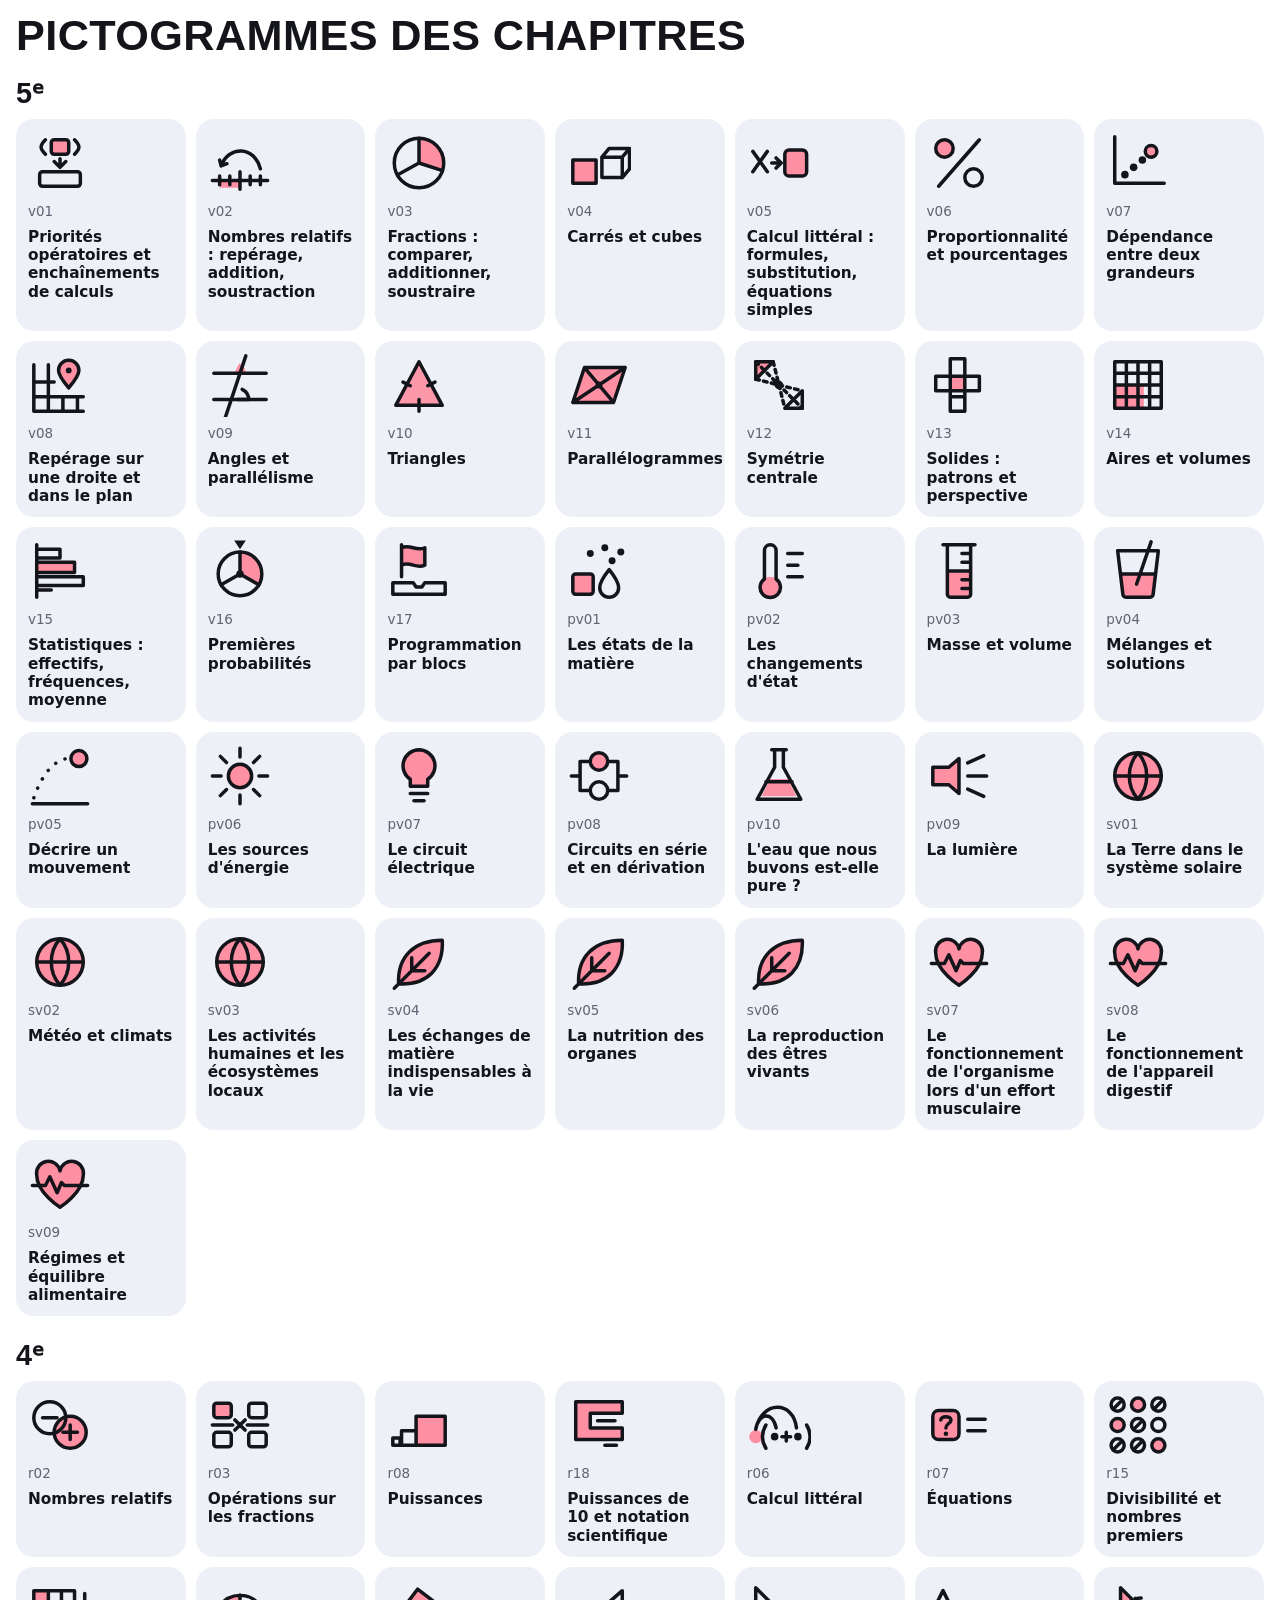
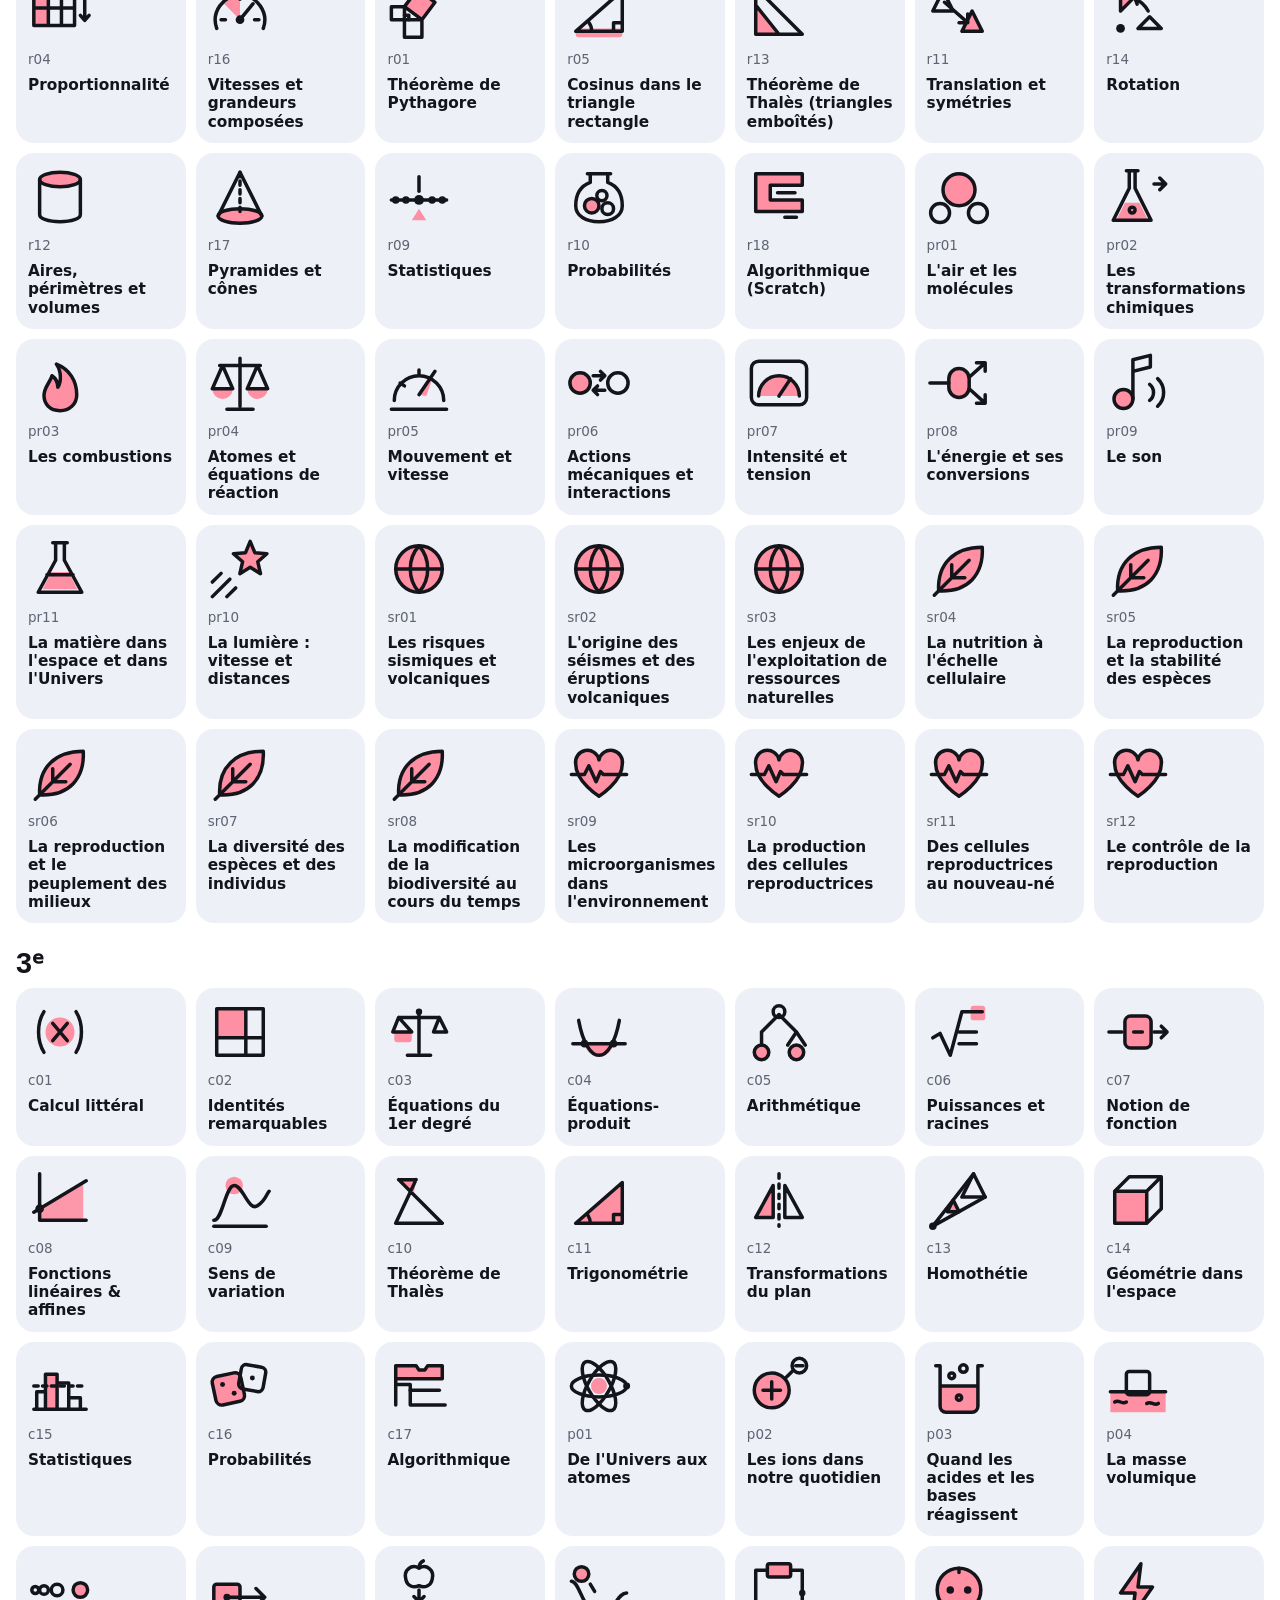
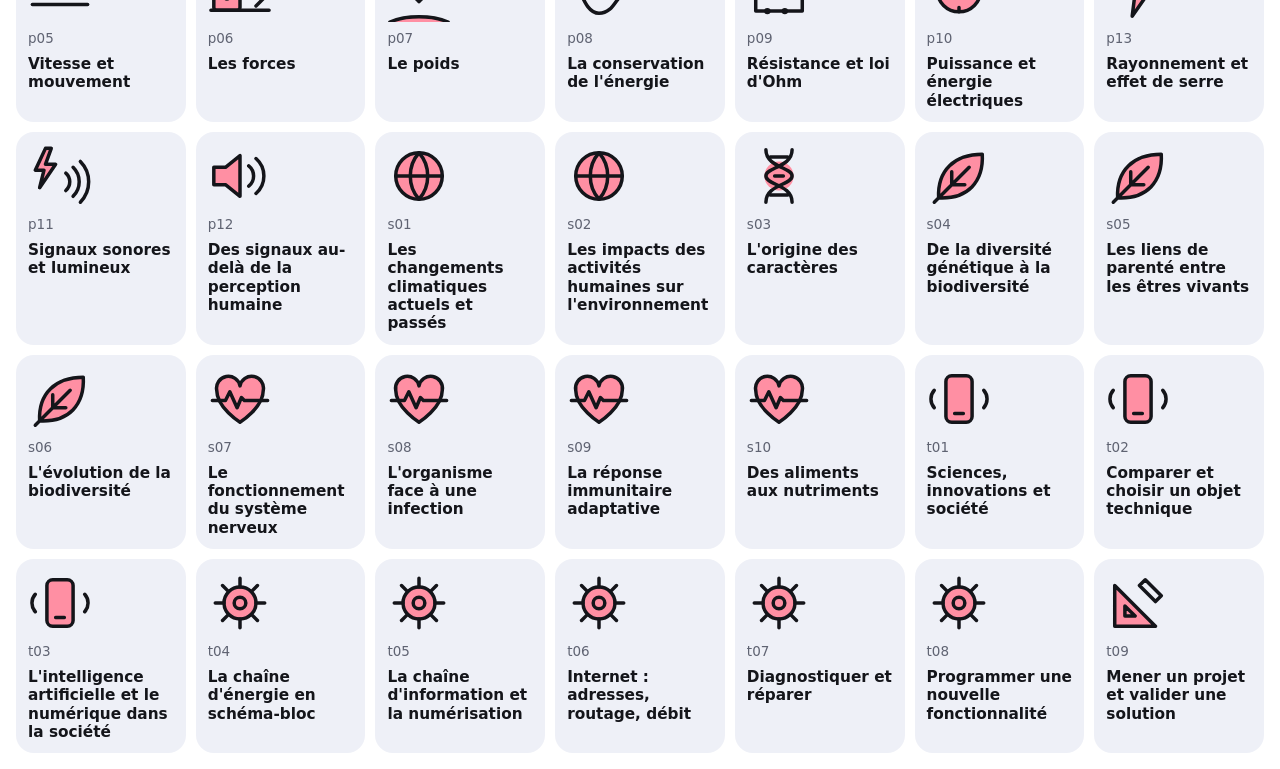
<file: maquettes/pictos.html>
<!DOCTYPE html>
<html lang="fr">
<head>
<meta charset="UTF-8">
<meta name="viewport" content="width=device-width, initial-scale=1">
<title>Planche des pictogrammes</title>
<link rel="stylesheet" href="../css/style.css">
<style>
  /* Planche de contrôle : tous les pictogrammes de chapitre, par niveau */
  body { padding: 16px; }
  h2 { font: 900 1.6rem/1 var(--display); text-transform: uppercase; margin: 1.4rem 0 0.6rem; }
  .planche { display: grid; grid-template-columns: repeat(auto-fill, minmax(150px, 1fr)); gap: 10px; }
  .case { background: var(--surface-2); border-radius: 18px; padding: 12px; display: flex; flex-direction: column; gap: 6px; }
  .case .picto { width: 64px; height: 64px; }
  .case small { font-size: 0.75rem; color: var(--muted); }
  .case b { font-size: 0.85rem; line-height: 1.2; }
</style>
</head>
<body>
<h1 class="affiche-titre" style="font-size:2.4rem">Pictogrammes des chapitres</h1>
<div id="hote"></div>
<script type="module">
  import { NIVEAUX, CHAPTERS } from '../js/programme.js';
  import { pictoChapitre } from '../js/icones.js';
  document.getElementById('hote').innerHTML = NIVEAUX.map((n) => `
    <h2>${n.label}</h2>
    <div class="planche">${CHAPTERS.filter((c) => c.niveau === n.id).map((c) => `
      <div class="case">${pictoChapitre(c)}<small>${c.id}</small><b>${c.titre}</b></div>`).join('')}
    </div>`).join('');
</script>
</body>
</html>
</file>
<file: css/style.css>
/* =====================================================================
   style.css — Cours Collège, direction « Planche »
   Les planches illustrées des salles de classe, en version moderne :
   une couleur franche par matière, des titres d'affiche condensés,
   des pictogrammes dessinés au trait, des aplats plutôt que des bordures.
   ===================================================================== */

:root {
  /* Palette */
  --encre:    #14151a;   /* texte, traits forts */
  --jaune:    #ffcf33;
  --rose:     #ff8fa3;
  --maths:    #0f7b5a;   /* vert tableau */
  --physique: #2238d6;   /* bleu outremer (à venir) */

  --bg:        #ffffff;
  --surface:   #ffffff;
  --surface-2: #eef0f7;  /* aplats clairs (tuiles, blocs) */
  --text:      var(--encre);
  --muted:     #5f6372;
  --border:    #dcdfe8;
  --contraste: #353847;  /* petits éléments actifs (onglets, pastilles) : encre adoucie */
  --retenir:    #fff1bf;  /* fond des blocs « à retenir » (propriétés) */
  --retenir-tag:#f2c200;

  --ok:     #127a4a;
  --ok-bg:  #d9f5e9;
  --ok-ink: #0b5a37;
  --err:    #d6336c;
  --err-bg: #ffe3ea;
  --err-ink:#8a1c3f;
  --warn:   #b7791f;

  --radius:    22px;
  --radius-sm: 14px;
  --shadow:    0 2px 10px rgba(20, 21, 26, 0.06);
  --shadow-lg: 0 18px 40px -16px rgba(20, 21, 26, 0.35);

  /* Matière courante (maths par défaut) */
  --accent:      var(--maths);
  --accent-soft: #dcf1e8;
  --accent-ink:  #0b5a41;
  --affiche:     var(--accent);   /* fond de la barre et des affiches */
  --plein:       var(--rose);     /* aplat des pictogrammes */

  /* Couleurs de repère encore utilisées par les figures (commun.js, render.js) */
  --t-nombres:   var(--maths);
  --t-fonctions: #2238d6;
  --t-geometrie: #7b4fd6;
  --t-donnees:   #c77c14;
  --t-algo:      #d6336c;

  --display: "Big Shoulders Display", "Arial Narrow", Impact, sans-serif;
  --texte:   "Figtree", system-ui, -apple-system, "Segoe UI", Roboto, sans-serif;

  --maxw: 880px;
  font-size: 17px;
}

/* Prévu pour la physique-chimie : même mise en page, autre couleur. */
[data-matiere="physique"] { --accent: var(--physique); --accent-soft: #dfe3ff; --accent-ink: #18279a; }

* { box-sizing: border-box; }
html { -webkit-text-size-adjust: 100%; }

body {
  margin: 0;
  font-family: var(--texte);
  background: var(--bg);
  color: var(--text);
  line-height: 1.55;
  -webkit-font-smoothing: antialiased;
}

h1, h2, h3, h4 { line-height: 1.2; margin: 0 0 0.5em; }
p { margin: 0 0 0.8em; }
a { color: var(--accent-ink); text-decoration-thickness: 2px; text-underline-offset: 2px; }
em { font-style: italic; color: inherit; }
:focus-visible { outline: 3px solid var(--jaune); outline-offset: 2px; }
.muted { color: var(--muted); font-size: 0.92rem; }
.notice { padding: 1rem; background: var(--err-bg); border-radius: var(--radius-sm); }
.loading { padding: 2rem; text-align: center; color: var(--muted); }
[hidden] { display: none !important; }
.ico { flex: none; }

/* Titres d'affiche : capitales condensées */
.affiche-titre, .theme-head h2, .chapter-section > h2, .reprendre b, .section-title, .review-section > h2 {
  font-family: var(--display); font-weight: 900; text-transform: uppercase; letter-spacing: 0.01em;
}

/* --------------------------------------------------------------- Barre du haut */
.topbar {
  position: sticky; top: 0; z-index: 50;
  display: flex; align-items: center; justify-content: space-between; gap: 0.75rem;
  padding: 0.55rem 1rem;
  padding-top: max(0.55rem, env(safe-area-inset-top));
  background: var(--affiche); color: #fff;
}
.brand { display: flex; align-items: center; color: #fff; text-decoration: none; }
.brand-txt { font: 900 1.4rem/1 var(--display); text-transform: uppercase; letter-spacing: 0.02em; white-space: nowrap; }
.brand-txt i { font-style: normal; color: var(--jaune); }

.xp-mini { display: flex; align-items: center; gap: 0.5rem; font-size: 0.82rem; }
.lvl-badge { background: var(--jaune); color: var(--encre); font-weight: 800; padding: 0.12rem 0.55rem; border-radius: 999px; white-space: nowrap; }
.xp-bar { width: 70px; height: 7px; background: rgba(255,255,255,0.25); border-radius: 999px; overflow: hidden; }
.xp-bar > span { display: block; height: 100%; background: var(--jaune); transition: width 0.4s; }
.xp-val { color: rgba(255,255,255,0.85); white-space: nowrap; }
.streak-mini { display: inline-flex; align-items: center; gap: 0.15rem; font-weight: 800; color: var(--jaune); }

.top-actions { display: flex; gap: 0.3rem; flex-shrink: 0; }
.top-btn {
  display: inline-grid; place-items: center; width: 38px; height: 38px;
  border: 0; border-radius: 50%; background: rgba(255,255,255,0.16); color: #fff;
  cursor: pointer; text-decoration: none; transition: background 0.15s;
}
.top-btn:hover { background: rgba(255,255,255,0.28); }
.top-btn:active { transform: scale(0.95); }

@media (max-width: 480px) {
  .topbar { gap: 0.4rem; padding-left: 0.75rem; padding-right: 0.75rem; }
  .brand-txt { font-size: 1.2rem; }
  .xp-mini { gap: 0.3rem; min-width: 0; }
  .xp-bar, .xp-val { display: none; }
  .top-btn { width: 34px; height: 34px; }
}
@media (max-width: 360px) { .brand-txt { font-size: 1.05rem; } }

/* ------------------------------------------------------------- Mise en page */
.app-main { max-width: var(--maxw); margin: 0 auto; padding: 1rem 1rem 3rem; }
.affiche:not([hidden]) + .app-main { padding-top: 0.2rem; }
.app-footer { text-align: center; color: var(--muted); font-size: 0.85rem; padding: 1.5rem 1rem 2rem; }

/* ------------------------------------------------ Affiche (en-tête coloré) */
.affiche { background: var(--affiche); color: #fff; position: relative; overflow: hidden; }
.affiche-in { position: relative; max-width: var(--maxw); margin: 0 auto; padding: 0.6rem 1rem 0; }
.affiche .vague { display: block; width: 100%; height: 34px; margin-top: 1.1rem; position: relative; z-index: 1; }
.affiche .vague path { fill: var(--bg); }
.affiche a { color: #fff; }

.affiche-titre { position: relative; z-index: 1; margin: 0; line-height: 0.88; }
.affiche-titre small { display: block; font-size: 0.4em; color: var(--jaune); letter-spacing: 0.04em; margin-bottom: 0.15em; }

/* Accueil : matières, grand titre, niveaux */
.pilules { display: flex; flex-wrap: wrap; gap: 0.4rem; position: relative; z-index: 1; }
.pilule {
  display: inline-flex; align-items: baseline; gap: 0.35rem;
  border: 2px solid #fff; border-radius: 999px; padding: 0.25rem 0.8rem;
  font-weight: 800; font-size: 0.88rem; color: #fff; text-decoration: none;
}
.pilule.on { background: #fff; color: var(--affiche); }
.pilule.bientot { border-style: dashed; opacity: 0.6; }
.pilule small { font-weight: 600; font-size: 0.72rem; }
.affiche-accueil .affiche-titre { font-size: clamp(3.6rem, 17vw, 5.6rem); margin-top: 1.1rem; max-width: 70%; }

.niv-tabs { display: flex; gap: 0.4rem; margin-top: 1.1rem; position: relative; z-index: 1; }
.niv-tab {
  display: flex; flex-direction: column; align-items: center; justify-content: center;
  min-width: 64px; min-height: 44px; padding: 0.2rem 0.9rem;
  border-radius: 16px; background: rgba(255,255,255,0.16);
  font: 900 1.4rem/1 var(--display); text-decoration: none; color: #fff;
}
.affiche .niv-tab { color: #fff; }
.affiche .niv-tab.active { background: #fff; color: var(--affiche); }
.niv-moi { font: 700 0.58rem var(--texte); text-transform: uppercase; letter-spacing: 0.05em; margin-top: 0.15rem; opacity: 0.85; }

/* Illustration animée : un compas trace le cercle circonscrit */
.illu { position: absolute; right: -44px; top: 24px; width: 230px; height: 230px; pointer-events: none; }
.illu-trace { fill: none; stroke: rgba(255,255,255,0.45); stroke-width: 3; stroke-dasharray: 100; stroke-dashoffset: 100; animation: trace 2.6s 0.3s cubic-bezier(.4,0,.2,1) forwards; }
.illu-tri { fill: none; stroke: #fff; stroke-width: 3; stroke-linejoin: round; }
.illu-point { fill: var(--jaune); }
.illu-centre { fill: var(--jaune); stroke: var(--affiche); stroke-width: 3; }
.illu-compas { transform-origin: 110px 110px; animation: compas 2.6s 0.3s cubic-bezier(.4,0,.2,1) forwards; }
.illu-compas path { stroke: var(--jaune); stroke-width: 3; stroke-linecap: round; stroke-dasharray: 5 6; }
.illu-compas circle { fill: #fff; }
@keyframes trace { to { stroke-dashoffset: 0; } }
@keyframes compas { from { transform: rotate(0deg); } to { transform: rotate(360deg); } }
@media (min-width: 700px) { .illu { right: 1rem; top: 0; width: 250px; height: 250px; } }

/* Chapitre : retour, référence, titre, grand pictogramme */
.affiche-retour {
  display: inline-flex; align-items: center; gap: 0.3rem; position: relative; z-index: 1;
  padding: 0.3rem 0.8rem 0.3rem 0.5rem; border-radius: 999px; background: rgba(255,255,255,0.16);
  font-weight: 700; font-size: 0.85rem; text-decoration: none;
}
.affiche-retour:hover { background: rgba(255,255,255,0.28); }
.affiche-ref { position: relative; z-index: 1; margin: 1rem 0 0.35rem; font-weight: 800; font-size: 0.78rem; text-transform: uppercase; letter-spacing: 0.06em; color: var(--jaune); max-width: 70%; }
.affiche-chapitre .affiche-titre { font-size: clamp(2.3rem, 10vw, 3.8rem); max-width: 72%; hyphens: auto; overflow-wrap: break-word; }
.picto.affiche-picto { position: absolute; right: 0.6rem; top: 2.8rem; width: 118px; height: 118px; color: #fff; --plein: var(--jaune); animation: flotte 5s ease-in-out infinite; }
@keyframes flotte { 50% { transform: translateY(-6px) rotate(-3deg); } }
@media (min-width: 700px) { .picto.affiche-picto { width: 150px; height: 150px; right: 1.5rem; } }

/* --------------------------------------------------------------- Boutons */
.btn {
  -webkit-tap-highlight-color: transparent;
  display: inline-flex; align-items: center; justify-content: center; gap: 0.4rem;
  min-height: 46px; padding: 0.6rem 1.1rem;
  border: 0; border-radius: var(--radius-sm);
  font: inherit; font-weight: 800; cursor: pointer; text-decoration: none;
  background: var(--surface-2); color: var(--text);
  transition: transform 0.08s, background 0.15s, filter 0.15s;
}
.btn:hover { filter: brightness(0.97); }
.btn:active { transform: scale(0.97); }
.btn-primary { background: var(--accent); color: #fff; }
.btn-primary:hover { filter: brightness(1.08); }
.btn-ghost { background: var(--surface-2); color: var(--text); }
.btn-back { margin-bottom: 1rem; }

/* ----------------------------------------------------------------- Accueil */
.reprendre {
  display: flex; align-items: center; gap: 0.9rem; width: 100%;
  margin: 0 0 0.7rem; padding: 0.95rem 1rem 0.95rem 1.1rem;
  border: 0; border-radius: var(--radius); background: var(--jaune); color: var(--encre);
  font: inherit; text-align: left; cursor: pointer;
}
.reprendre-txt { flex: 1; min-width: 0; display: flex; flex-direction: column; }
.reprendre small { font-weight: 800; font-size: 0.74rem; text-transform: uppercase; letter-spacing: 0.06em; }
.reprendre b { font-size: 1.75rem; line-height: 0.95; margin: 0.2rem 0 0.3rem; }
.reprendre-txt > span { font-size: 0.85rem; }
.reprendre-go { flex: none; width: 50px; height: 50px; display: grid; place-items: center; border-radius: 50%; background: var(--encre); color: var(--jaune); transition: transform 0.2s; }
.reprendre:hover .reprendre-go { transform: translateX(3px); }

.duo { display: grid; grid-template-columns: 1fr 1fr; gap: 0.6rem; margin-bottom: 0.7rem; }
.duo-item { display: flex; flex-direction: column; padding: 0.75rem 0.9rem; border-radius: 18px; background: var(--accent-soft); text-decoration: none; color: var(--muted); font-size: 0.82rem; line-height: 1.35; }
.duo-item b { color: var(--accent-ink); font-size: 1rem; margin-bottom: 0.1rem; }

.suivi { border: 2px solid var(--surface-2); border-radius: 18px; padding: 0.8rem 0.9rem; margin-bottom: 0.7rem; }
.suivi-chiffres { display: flex; flex-wrap: wrap; gap: 0.2rem 1.2rem; font-size: 0.86rem; color: var(--muted); margin-bottom: 0.4rem; }
.suivi-chiffres b { font: 900 1.45rem/1 var(--display); color: var(--text); }
.objectif { display: grid; grid-template-columns: 7.5rem 1fr auto; align-items: center; gap: 0.6rem; font-size: 0.84rem; color: var(--muted); margin-top: 0.3rem; }
.objectif .mini-bar { width: 100%; }

.raccourcis { display: flex; flex-wrap: wrap; gap: 0.45rem; margin-bottom: 1.6rem; }
.raccourci { display: inline-flex; align-items: center; gap: 0.4rem; padding: 0.45rem 0.85rem; border-radius: 999px; background: var(--surface-2); color: var(--text); font-weight: 700; font-size: 0.86rem; text-decoration: none; }
.raccourci:hover { background: var(--accent-soft); color: var(--accent-ink); }

.login-nudge { margin: 0 0 1.4rem; padding: 0.6rem 0.8rem; background: var(--surface-2); border-radius: var(--radius-sm); font-size: 0.9rem; }
.niv-hint { margin: 0 0 1.2rem; }
.section-title { font-size: 1.5rem; margin: 1.5rem 0 0.8rem; }

/* Premier lancement */
.hero { background: var(--surface-2); border-radius: var(--radius); padding: 1.4rem 1.2rem; margin-bottom: 1.5rem; }
.hero h1 { font: 900 2.4rem/0.95 var(--display); text-transform: uppercase; }
.hero-sub { color: var(--muted); margin-bottom: 1rem; }
.welcome-login { background: var(--surface); border-radius: var(--radius-sm); padding: 0.9rem 1rem; margin: 0.8rem 0 1rem; }
.welcome-login h2, .welcome-sep { font-size: 1.05rem; margin: 0 0 0.4rem; }
.welcome-sep { margin-top: 1rem; color: var(--muted); }
.niv-choice { display: grid; grid-template-columns: repeat(auto-fit, minmax(140px, 1fr)); gap: 0.6rem; margin-top: 0.6rem; }

/* Barres de progression */
.mini-bar { display: block; width: 90px; height: 8px; background: var(--surface-2); border-radius: 999px; overflow: hidden; }
.mini-bar > span { display: block; height: 100%; background: var(--accent); border-radius: 999px; transition: width 0.5s; }
.mini-prog-txt { white-space: nowrap; font-variant-numeric: tabular-nums; }
.gp-bar { height: 12px; background: var(--surface-2); border-radius: 999px; overflow: hidden; }
.gp-bar > span { display: block; height: 100%; background: var(--accent); }

/* ------------------------------------------------- Connexion / compte */
.login-form { display: grid; gap: 0.6rem; max-width: 360px; }
.login-form label, .prof-form label { display: grid; gap: 0.25rem; font-weight: 700; font-size: 0.9rem; }
.login-form input, .prof-form input, .prof-form select, .prof-select {
  font: inherit; min-height: 44px; padding: 0.5rem 0.7rem; border: 2px solid var(--border);
  border-radius: var(--radius-sm); background: var(--surface); color: var(--text);
}
.login-form .save-msg:empty { display: none; }
/* Pastille d'état de la sauvegarde en ligne (bouton compte et page « Mon compte ») */
.compte-btn { position: relative; }
.compte-btn::after, .statut-point { content: ''; width: 9px; height: 9px; border-radius: 50%; background: rgba(255,255,255,0.5); }
.compte-btn::after { position: absolute; top: 3px; right: 3px; box-shadow: 0 0 0 2px var(--affiche); }
.statut-point { display: inline-block; width: 12px; height: 12px; background: var(--border); }
.compte-btn.is-ok::after, .statut-point.is-ok { background: #5be3a4; }
.statut-point.is-ok { background: var(--ok); }
.compte-btn.is-sync::after, .statut-point.is-sync { background: var(--jaune); }
.compte-btn.is-warn::after, .statut-point.is-warn { background: var(--warn); }
.compte-btn.is-err::after, .statut-point.is-err { background: var(--rose); }
.compte-card { display: flex; align-items: center; gap: 0.9rem; flex-wrap: wrap; }
.compte-avatar { font-size: 2.2rem; }
.compte-statut { display: inline-flex; align-items: center; gap: 0.4rem; font-weight: 600; }
.modal-links { display: grid; grid-template-columns: 1fr 1fr; gap: 0.5rem; }

/* ------------------------------------------------------ Espace tuteur */
.prof-form { display: grid; grid-template-columns: repeat(auto-fit, minmax(140px, 1fr)); gap: 0.6rem; align-items: end; }
.prof-form > label { min-width: 0; }
.prof-form input, .prof-form select { width: 100%; min-width: 0; }
.code-row { display: flex; gap: 0.4rem; }
.code-row input { flex: 1; min-width: 0; }
.code-row .btn { flex: none; min-height: 44px; padding: 0 0.7rem; }
.eleve-list { display: grid; gap: 0.7rem; }
.eleve-card { border-radius: 18px; padding: 0.9rem 1rem; background: var(--surface-2); }
.eleve-head { display: flex; align-items: baseline; justify-content: space-between; gap: 0.5rem; flex-wrap: wrap; }
.eleve-head h3 { margin: 0; font-size: 1.1rem; }
.eleve-stats { display: flex; flex-wrap: wrap; gap: 0.3rem 1rem; font-size: 0.88rem; color: var(--muted); margin: 0.4rem 0; }
.eleve-stats strong { color: var(--text); }
.eleve-actions { display: flex; flex-wrap: wrap; gap: 0.4rem; margin-top: 0.5rem; }
.eleve-actions .btn { min-height: 38px; padding: 0.35rem 0.8rem; font-size: 0.88rem; background: var(--surface); }
.code-affiche { font-family: ui-monospace, monospace; font-size: 1.05rem; letter-spacing: 0.15em; background: var(--surface-2); padding: 0.1rem 0.45rem; border-radius: 6px; }
.activite-bars { display: flex; align-items: flex-end; gap: 3px; height: 70px; margin: 0.4rem 0 0.2rem; }
.activite-bars span { flex: 1; background: var(--accent); border-radius: 3px 3px 0 0; min-height: 2px; }
.activite-legende { display: flex; justify-content: space-between; font-size: 0.72rem; color: var(--muted); }
.age-ancien { color: var(--err); font-weight: 700; }

/* ------------------------------------------------------ Thèmes et tuiles */
.theme-block { margin-bottom: 1.8rem; }
.theme-head { display: flex; align-items: baseline; gap: 0.6rem; flex-wrap: wrap; margin-bottom: 0.7rem; }
.theme-head h2 { font-size: 1.5rem; margin: 0; }
.theme-count { font-size: 0.8rem; font-weight: 600; color: var(--muted); }
.bonus-tag { font-size: 0.65rem; text-transform: uppercase; letter-spacing: 0.05em; background: var(--accent); color: #fff; padding: 0.1rem 0.45rem; border-radius: 999px; vertical-align: middle; }

.chapter-grid { display: grid; grid-template-columns: repeat(auto-fill, minmax(150px, 1fr)); gap: 0.65rem; }
.chapter-card {
  position: relative; overflow: hidden; text-align: left;
  display: flex; flex-direction: column; gap: 0.45rem;
  min-height: 158px; padding: 0.8rem;
  border: 0; border-radius: 18px; background: var(--surface-2);
  font: inherit; color: var(--text); cursor: pointer;
  transition: transform 0.15s cubic-bezier(.3,1.4,.5,1), background 0.15s;
}
.chapter-card:hover { transform: translateY(-3px); }
.chapter-card:active { transform: scale(0.98); }
.picto { width: 44px; height: 44px; color: var(--encre); flex: none; }
.cc-num { position: absolute; right: 0.6rem; top: 0.15rem; font: 900 2.5rem/1 var(--display); color: rgba(20,21,26,0.09); }
.cc-tags { position: absolute; top: 0.7rem; left: 3.6rem; display: inline-flex; gap: 0.2rem; align-items: center; }
.cc-niv { background: var(--encre); color: #fff; font-size: 0.66rem; font-weight: 800; padding: 0.05rem 0.4rem; border-radius: 999px; line-height: 1.5; }
.cc-review { display: inline-grid; place-items: center; color: var(--err); }
.cc-title { flex: 1; font-weight: 800; font-size: 0.94rem; line-height: 1.22; }
.cc-status { font-size: 0.76rem; font-weight: 700; color: var(--muted); }
.cc-mastery { display: block; height: 6px; background: rgba(20,21,26,0.09); border-radius: 3px; overflow: hidden; }
.cc-mastery > span { display: block; height: 100%; background: var(--accent); border-radius: 3px; transition: width 0.5s; }
.chapter-card.is-done .cc-status { color: var(--accent-ink); }
.cc-domaine { align-self: flex-start; font-size: 0.7rem; font-weight: 800; text-transform: uppercase; letter-spacing: 0.05em; color: var(--accent-ink); background: var(--accent-soft); padding: 0.1rem 0.5rem; border-radius: 999px; }
.carte-pb { min-height: 130px; }
.chapter-card.is-soon { opacity: 0.55; }
/* Chapitre en cours : la tuile prend la couleur de la matière */
.chapter-card.is-current { background: var(--accent); color: #fff; }
.chapter-card.is-current .picto { color: #fff; --plein: var(--jaune); }
.chapter-card.is-current .cc-num { color: rgba(255,255,255,0.2); }
.chapter-card.is-current .cc-status { color: rgba(255,255,255,0.85); }
.chapter-card.is-current .cc-mastery { background: rgba(255,255,255,0.25); }
.chapter-card.is-current .cc-mastery > span { background: var(--jaune); }

.review-section { background: #fff3f6; border-radius: var(--radius); padding: 1rem; margin-bottom: 1.6rem; }
.review-section > h2 { font-size: 1.5rem; margin-bottom: 0.7rem; color: var(--err-ink); }
.review-section .chapter-card { background: var(--surface); }

/* ============================================================ Page de chapitre */
.ch-actions { display: flex; flex-wrap: wrap; align-items: center; gap: 0.45rem; margin: 0 0 0.9rem; }
.ch-actions .btn { min-height: 40px; padding: 0.4rem 0.9rem; font-size: 0.88rem; border-radius: 999px; }
.ch-review[aria-pressed="true"] { background: var(--err-bg); color: var(--err-ink); }
.ch-badge { background: var(--accent-soft); color: var(--accent-ink); font-weight: 800; padding: 0.4rem 0.8rem; border-radius: 999px; font-size: 0.85rem; }

.mode-switch { display: grid; grid-template-columns: 1fr 1fr; gap: 4px; padding: 4px; margin-bottom: 0.9rem; background: var(--surface-2); border-radius: 18px; }
.mode-btn {
  display: flex; flex-direction: column; align-items: center; gap: 0; min-height: 46px; padding: 0.3rem;
  border: 0; border-radius: 14px; background: transparent;
  color: var(--text); font: inherit; font-weight: 800; cursor: pointer;
}
.mode-btn small { font-weight: 500; font-size: 0.72rem; color: var(--muted); }
.mode-btn.active { background: var(--contraste); color: #fff; }
.mode-btn.active small { color: rgba(255,255,255,0.75); }
.methode-bref { margin: 0; padding-left: 1.3rem; display: grid; gap: 0.3rem; }
.dash-niveau { margin: 1rem 0 0.4rem; font-size: 1.05rem; }

.chapter-toc {
  position: sticky; top: 54px; z-index: 10;
  display: flex; gap: 0.4rem; overflow-x: auto;
  padding: 0.55rem 0; margin-bottom: 1rem; background: var(--bg);
  -webkit-overflow-scrolling: touch; scrollbar-width: none;
}
.chapter-toc a {
  white-space: nowrap; font-size: 0.86rem; font-weight: 700;
  padding: 0.38rem 0.85rem; border-radius: 999px;
  background: var(--surface-2); color: var(--text); text-decoration: none;
}
.chapter-toc a:hover { background: var(--contraste); color: #fff; }

.chapter-section { margin-bottom: 2.2rem; scroll-margin-top: 120px; }
.chapter-section > h2 { font-size: 1.9rem; margin-bottom: 0.7rem; }
.intro-card { background: var(--accent-soft); border-radius: var(--radius); padding: 1.1rem 1.2rem; }
.intro-card > h2 { font-size: 1.4rem; color: var(--accent-ink); }
.intro-card p { margin: 0; }

/* Cours */
.cours-list { display: flex; flex-direction: column; gap: 0.8rem; }
.cours-bloc { border-radius: 20px; padding: 1rem 1.1rem; background: var(--surface-2); }
.cours-bloc h3 { font-size: 1.05rem; margin: 0.3rem 0 0.4rem; }
.cours-bloc > p:last-child { margin-bottom: 0; }
.bloc-tag { display: inline-block; font-size: 0.68rem; text-transform: uppercase; letter-spacing: 0.06em; font-weight: 800; color: #fff; background: var(--contraste); padding: 0.14rem 0.55rem; border-radius: 999px; margin-bottom: 0.3rem; }
/* Propriété = « à retenir » : aplat jaune pâle, comme un passage surligné */
.bloc-propriete { background: var(--retenir); }
.bloc-propriete .bloc-tag { background: var(--retenir-tag); color: var(--encre); }
.bloc-exemple { background: var(--bg); border: 2.5px dashed var(--border); }
.bloc-exemple .bloc-tag { background: var(--rose); color: var(--encre); }
.bloc-figure .bloc-tag { background: var(--accent); }
.bloc-formule { margin: 0.4rem 0; text-align: center; overflow-x: auto; }
.bloc-enonce { font-weight: 700; }
.bloc-etapes { margin: 0.4rem 0 0; padding-left: 1.2rem; }
.bloc-etapes li { margin-bottom: 0.3rem; }

/* Méthode (révélation progressive) */
.methode-list { list-style: none; margin: 0; padding: 0; display: flex; flex-direction: column; gap: 0.5rem; }
.methode-step { border-radius: 18px; background: var(--surface-2); overflow: hidden; }
.step-toggle { width: 100%; display: flex; align-items: center; gap: 0.75rem; padding: 0.75rem 0.9rem; background: transparent; border: 0; font: inherit; text-align: left; cursor: pointer; color: var(--text); }
.step-num { flex: 0 0 auto; width: 32px; height: 32px; display: grid; place-items: center; background: var(--accent); color: #fff; border-radius: 50%; font: 900 1.1rem/1 var(--display); }
.step-titre { flex: 1; font-weight: 700; }
.step-chevron { transition: transform 0.2s; color: var(--muted); }
.methode-step.open { background: var(--accent-soft); }
.methode-step.open .step-chevron { transform: rotate(90deg); }
.step-body { display: grid; grid-template-rows: 0fr; visibility: hidden; transition: grid-template-rows 0.35s cubic-bezier(.4,0,.2,1), visibility 0s 0.35s; }
.step-inner { overflow: hidden; min-height: 0; padding: 0 0.9rem 0 3.45rem; color: var(--text); transition: padding 0.35s; }
.methode-step.open .step-body { grid-template-rows: 1fr; visibility: visible; transition: grid-template-rows 0.35s cubic-bezier(.4,0,.2,1); }
.methode-step.open .step-inner { padding-bottom: 0.9rem; }

/* Niveaux de difficulté */
.level-tabs { display: grid; grid-template-columns: repeat(3, 1fr); gap: 4px; padding: 4px; margin-bottom: 1rem; background: var(--surface-2); border-radius: 18px; }
.level-tab { display: flex; flex-direction: column; gap: 0.05rem; padding: 0.45rem 0.4rem; border: 0; border-radius: 14px; background: transparent; cursor: pointer; font: inherit; text-align: center; color: var(--text); }
.level-tab strong { font-weight: 800; }
.level-tab span { font-size: 0.72rem; color: var(--muted); }
.level-tab.active { color: #fff; }
.level-tab.active span { color: rgba(255,255,255,0.85); }
.level-tab.lvl-1.active { background: var(--accent); }
.level-tab.lvl-2.active { background: var(--contraste); }
.level-tab.lvl-3.active { background: var(--rose); color: var(--encre); }
.level-tab.lvl-3.active span { color: rgba(20,21,26,0.75); }

/* ----------------------------------------------------------- Exercice */
.exercice { position: relative; border: 2.5px solid var(--text); border-radius: var(--radius); padding: 1rem 1.1rem; margin-bottom: 1rem; background: var(--surface); transition: border-color 0.3s; }
.exercice.solved { border-color: var(--ok); }
.ex-head { display: flex; align-items: center; justify-content: space-between; margin-bottom: 0.5rem; }
.ex-level { font-size: 0.72rem; font-weight: 800; color: #fff; padding: 0.15rem 0.6rem; border-radius: 999px; }
.ex-level.lvl-1 { background: var(--accent); }
.ex-level.lvl-2 { background: var(--contraste); }
.ex-level.lvl-3 { background: var(--rose); color: var(--encre); }
.ex-attempts { font-size: 0.78rem; color: var(--muted); }
.ex-consigne { font-weight: 700; margin-bottom: 0.4rem; }
.ex-enonce { font-size: 1.15rem; margin: 0.5rem 0 0.9rem; overflow-x: auto; }
.ex-visuel { margin: 0.6rem 0 0.9rem; }
.ex-visuel:empty { display: none; }

.answer-row { display: flex; gap: 0.5rem; }
.answer-input { flex: 1; min-width: 0; min-height: 48px; padding: 0.6rem 0.8rem; font: inherit; font-size: 1.05rem; font-weight: 600; border: 2.5px solid var(--text); border-radius: var(--radius-sm); background: var(--surface); color: var(--text); }
.answer-input:focus { outline: none; border-color: var(--accent); box-shadow: 0 0 0 4px var(--accent-soft); }

.qcm-group { display: grid; gap: 0.5rem; }
.vf-group { display: flex; gap: 0.5rem; }
.vf-group .btn-choice { flex: 1; }
.btn-choice { background: var(--surface); border: 2px solid var(--border); justify-content: flex-start; font-weight: 600; }
.btn-choice:hover { border-color: var(--text); }
.btn-choice.picked { border-color: var(--accent); background: var(--accent-soft); }

/* Retour sur la réponse */
.ex-feedback { margin: 0.7rem 0 0; min-height: 1.2em; font-weight: 700; border-radius: var(--radius-sm); }
.ex-feedback.is-ok, .ex-feedback.is-err { padding: 0.6rem 0.8rem; }
.ex-feedback.is-ok { color: var(--ok-ink); background: var(--ok-bg); animation: rebond 0.45s cubic-bezier(.3,1.6,.5,1); }
.ex-feedback.is-err { color: var(--err-ink); background: var(--err-bg); }
.ex-feedback em { font-style: normal; background: var(--surface); padding: 0.1rem 0.4rem; border-radius: 6px; }
.fb-icon { display: inline-grid; place-items: center; width: 1.5em; height: 1.5em; border-radius: 50%; margin-right: 0.35em; vertical-align: -0.35em; }
.fb-icon svg { width: 70%; height: 70%; fill: none; stroke: #fff; stroke-width: 2.6; stroke-linecap: round; stroke-linejoin: round; }
.fb-icon path { stroke-dasharray: 20; stroke-dashoffset: 20; animation: dessine 0.35s 0.12s ease-out forwards; }
.is-ok .fb-icon { background: var(--ok); animation: pop 0.3s ease; }
.is-err .fb-icon { background: var(--err); }
@keyframes dessine { to { stroke-dashoffset: 0; } }
@keyframes pop { 0% { transform: scale(0); } 70% { transform: scale(1.25); } 100% { transform: scale(1); } }
@keyframes rebond { from { transform: scale(0.95); } }

.ex-tools { display: flex; flex-wrap: wrap; gap: 0.4rem; margin-top: 0.8rem; }
.ex-tools .btn { min-height: 40px; padding: 0.4rem 0.85rem; font-size: 0.88rem; border-radius: 999px; }
.ex-hints { margin-top: 0.6rem; }
.hint { background: var(--surface-2); padding: 0.55rem 0.8rem; border-radius: var(--radius-sm); margin: 0.4rem 0; font-size: 0.93rem; }
.ex-solution { margin-top: 0.8rem; padding: 0.9rem 1rem; background: var(--accent-soft); border-radius: 18px; }
.ex-solution h4 { margin: 0 0 0.5rem; color: var(--accent-ink); }
.sol-answer { margin-top: 0.6rem; padding-top: 0.6rem; border-top: 2px dashed rgba(20,21,26,0.15); }

/* -------------------------------------------------------------- Quiz */
.quiz-progress { font-size: 0.85rem; color: var(--muted); margin-bottom: 0.3rem; }
.quiz-bar { height: 8px; background: var(--surface-2); border-radius: 999px; overflow: hidden; margin-bottom: 0.9rem; }
.quiz-bar > span { display: block; height: 100%; background: var(--accent); transition: width 0.3s; }
.quiz-question { font-size: 1.12rem; font-weight: 700; margin-bottom: 0.8rem; }
.quiz-next { margin-top: 0.8rem; width: 100%; }
.quiz-result { text-align: center; padding: 1.5rem 1rem; border-radius: var(--radius); background: var(--surface-2); }
.quiz-score { font: 900 4rem/1 var(--display); color: var(--accent); }
.quiz-result.pass { background: var(--ok-bg); }
.quiz-result.pass .quiz-score { color: var(--ok); }
.quiz-result.fail .quiz-score { color: var(--warn); }
.quiz-xp { font-weight: 800; color: var(--accent-ink); }

/* ------------------------------------------------ Chapitre à venir */
.chapter-soon { text-align: center; padding: 2rem 1rem; background: var(--surface-2); border-radius: var(--radius); }
.chapter-soon code { background: var(--surface); padding: 0.1rem 0.4rem; border-radius: 6px; font-size: 0.85em; }

/* --------------------------------------------- Traceur SVG & JSXGraph */
.svg-plot { width: 100%; height: auto; background: var(--surface); border: 1px solid var(--border); border-radius: var(--radius-sm); touch-action: manipulation; }
.plot-grid line { stroke: var(--border); stroke-width: 1; }
.plot-axes line { stroke: var(--muted); stroke-width: 1.5; }
.plot-tick { fill: var(--muted); font-size: 11px; }
.plot-curve { fill: none; stroke-width: 2.5; }
.plot-help { stroke: var(--accent); stroke-width: 1; stroke-dasharray: 4 3; opacity: 0.6; }
.plot-point { fill: var(--accent); stroke: #fff; stroke-width: 2; }
.plot-label { fill: var(--accent-ink); font-size: 12px; font-weight: 700; }
.plot-readout { text-align: center; font-size: 0.9rem; color: var(--muted); margin-top: 0.4rem; }
.jxg-board { width: 100%; height: 320px; border: 1px solid var(--border); border-radius: var(--radius-sm); }

/* Diagramme en boîte (box-plot SVG) */
.boxplot { max-width: 460px; }
.bp-whisker { stroke: var(--muted); stroke-width: 1.5; }
.bp-cap { stroke: var(--muted); stroke-width: 2; }
.bp-box { fill: var(--accent-soft); stroke: var(--accent); stroke-width: 2; }
.bp-median { stroke: var(--accent-ink); stroke-width: 3; }
.bp-role { fill: var(--accent-ink); font-size: 11px; font-weight: 700; }

/* Figures interactives (sliders qui redessinent en direct) */
.fig-interactive { background: var(--surface); border: 1px solid var(--border); border-radius: var(--radius-sm); padding: 0.7rem 0.8rem; }
.fig-controls { display: flex; flex-wrap: wrap; gap: 0.4rem 1.2rem; margin-bottom: 0.5rem; }
.fig-controls label { display: flex; align-items: center; gap: 0.5rem; font-size: 0.85rem; font-weight: 600; color: var(--accent-ink); flex: 1 1 130px; }
.fig-controls input[type="range"] { accent-color: var(--accent); flex: 1; min-width: 70px; }
.fig-val { font-variant-numeric: tabular-nums; min-width: 2.6ch; display: inline-block; text-align: right; color: var(--text); }
.fig-readout { margin-top: 0.5rem; font-size: 0.92rem; text-align: center; color: var(--text); line-height: 1.7; }
.fig-readout strong { color: var(--accent-ink); font-variant-numeric: tabular-nums; }

/* Simulateur de tirage (probabilités) */
.simulateur { text-align: center; padding: 1rem; background: var(--surface); border: 1px solid var(--border); border-radius: var(--radius-sm); }
.sim-face { font-size: 3.5rem; line-height: 1; margin-bottom: 0.6rem; min-height: 3.5rem; }
.simulateur .btn { margin: 0.2rem; }
.sim-stats { margin-top: 0.7rem; font-size: 0.9rem; color: var(--muted); }
/* Urne : boules colorées */
.sim-urn { display: flex; flex-wrap: wrap; gap: 0.25rem; justify-content: center; margin-bottom: 0.6rem; }
.urn-ball { width: 22px; height: 22px; border-radius: 50%; border: 2px solid rgba(0,0,0,0.15); box-shadow: inset -2px -2px 3px rgba(0,0,0,0.18); }
/* Barres de fréquence horizontales (loi des grands nombres) */
.sim-bars { display: flex; flex-direction: column; gap: 0.3rem; margin: 0.7rem auto 0.3rem; max-width: 280px; }
.sim-bar { display: flex; align-items: center; gap: 0.5rem; font-size: 0.8rem; }
.sim-bar .bar-lab { width: 3.6rem; text-align: right; color: var(--muted); white-space: nowrap; }
.sim-bar .bar-track { flex: 1; height: 14px; background: var(--surface-2); border-radius: 7px; overflow: hidden; }
.sim-bar .bar-fill { height: 100%; background: var(--accent); border-radius: 7px; transition: width 0.25s; }
.sim-bar .bar-pct { width: 2.6rem; text-align: left; font-weight: 700; color: var(--accent-ink); }

/* Pseudo-code (algorithmique) */
.pseudocode {
  background: #1f2a24; color: #e6efe9; border-radius: var(--radius-sm);
  padding: 0.8rem 1rem; margin: 0.3rem 0; overflow-x: auto;
  font-family: "SFMono-Regular", Consolas, "Liberation Mono", Menlo, monospace;
  font-size: 0.92rem; line-height: 1.5; white-space: pre; tab-size: 4;
}

/* Figures des chapitres (commun.js) */
.fig-chap { max-width: 360px; display: block; margin: 0.4rem auto; }
.fig-chap.fig-droite { max-width: 420px; }
.fig-chap.fig-large { max-width: 460px; }
.fig-rangee { display: flex; flex-wrap: wrap; gap: 0.6rem; justify-content: center; }
.fig-rangee .fig-chap { flex: 1 1 140px; max-width: 200px; margin: 0; }

/* Tableaux de valeurs */
.tab-wrap { overflow-x: auto; margin: 0.5rem 0; }
.tab-math { border-collapse: collapse; margin: 0 auto; font-variant-numeric: tabular-nums; background: var(--surface); }
.tab-math th, .tab-math td { border: 1px solid var(--border); padding: 0.35rem 0.7rem; text-align: center; min-width: 2.6rem; }
.tab-math th { background: var(--accent-soft); color: var(--accent-ink); font-weight: 700; text-align: left; white-space: nowrap; }

/* Programmes en blocs façon Scratch */
.scratch {
  display: inline-flex; flex-direction: column; align-items: flex-start; gap: 2px; max-width: 100%; overflow-x: auto;
  padding: 0.6rem 0.75rem; margin: 0.3rem 0; background: var(--surface); border: 1px solid var(--border); border-radius: var(--radius-sm);
  font: 600 0.88rem/1.25 system-ui, -apple-system, "Segoe UI", sans-serif;
}
.sb { padding: 0.38rem 0.7rem; border-radius: 5px; white-space: nowrap; color: #fff; box-shadow: inset 0 -2px rgba(0,0,0,0.16); }
.sb-val { display: inline-block; background: #fff; color: #2b2b2b; border-radius: 999px; padding: 0 0.45rem; margin: 0 0.15rem; font-weight: 600; }
.sb-evt { background: #ffbf00; color: #3b2b00; border-radius: 16px 16px 5px 5px; padding-top: 0.55rem; }
.sb-mvt { background: #3a78d8; }
.sb-app { background: #7b55d6; }
.sb-ctl { background: #ffab19; color: #3b2600; }
.sb-var { background: #f07d10; color: #2e1800; }
.sb-ope { background: #3f9e45; }
.sb-sty { background: #0b8f6c; }
.sb-cap { background: #2f8fb8; }
.sb-c { display: flex; flex-direction: column; align-items: flex-start; }
.sb-c > .sb { border-radius: 5px 5px 5px 0; }
.sb-c > .sb-mid { border-radius: 0 5px 5px 0; }
.sb-corps { display: flex; flex-direction: column; align-items: flex-start; gap: 2px; padding: 2px 0 2px 12px; border-left: 12px solid; min-height: 1.4rem; }
.sb-c.sb-ctl > .sb-corps { border-color: #ffab19; }
.sb-c > .sb-fin { width: 5.5rem; height: 0.7rem; padding: 0; border-radius: 0 0 5px 5px; }

/* ----------------------------------------------------- Toast badge */
.toast-badge {
  position: fixed; left: 50%; bottom: 24px;
  transform: translate(-50%, 140%);
  background: var(--contraste); color: #fff; font-weight: 700;
  border: 0; border-radius: 18px;
  padding: 0.9rem 1.3rem; box-shadow: var(--shadow-lg);
  text-align: center; z-index: 100; opacity: 0;
  transition: transform 0.4s cubic-bezier(.2,.8,.2,1), opacity 0.4s;
}
.toast-badge.show { transform: translate(-50%, 0); opacity: 1; }

/* KaTeX : éviter le débordement horizontal sur petit écran */
.katex-display { overflow-x: auto; overflow-y: hidden; padding: 0.2rem 0; }
.katex { font-size: 1.05em; }

/* ----------------------------------------------------- Responsive ↑ */
@media (min-width: 600px) {
  :root { font-size: 18px; }
  .chapter-grid { grid-template-columns: repeat(auto-fill, minmax(170px, 1fr)); }
}

/* Préférence de mouvement réduit */
@media (prefers-reduced-motion: reduce) {
  * { animation: none !important; transition: none !important; }
  .illu-trace { stroke-dashoffset: 0; }
}

/* =====================================================================
   Ajouts v2 — réglages, thème sombre, tableau de bord, motivation
   ===================================================================== */

.hero-actions { display: flex; flex-wrap: wrap; gap: 0.5rem; margin-top: 0.4rem; }

/* --- Modale de réglages --- */
.modal { position: fixed; inset: 0; background: rgba(20,21,26,0.55); display: none; align-items: center; justify-content: center; z-index: 200; padding: 1rem; }
.modal.open { display: flex; }
.modal-card { background: var(--surface); border-radius: var(--radius); padding: 1.2rem; width: 100%; max-width: 380px; max-height: calc(100dvh - 2rem); overflow-y: auto; box-shadow: var(--shadow-lg); }
.setting-inline { display: flex; flex-wrap: wrap; gap: 0 1.2rem; }
.setting-inline legend { width: 100%; }
.modal-head { display: flex; align-items: center; justify-content: space-between; margin-bottom: 0.6rem; }
.modal-head h2 { font: 900 1.8rem/1 var(--display); text-transform: uppercase; margin: 0; }
.modal-close { background: var(--surface-2); border: 0; width: 34px; height: 34px; border-radius: 50%; font-size: 1rem; cursor: pointer; color: var(--text); }
.setting-group { border: 0; background: var(--surface-2); border-radius: 16px; padding: 0.7rem 0.9rem; margin: 0 0 0.7rem; }
.setting-group legend { font-weight: 700; padding: 0 0.4rem; }
.setting-group label { display: flex; align-items: center; gap: 0.5rem; padding: 0.35rem 0; cursor: pointer; }
.setting-group input { width: 18px; height: 18px; accent-color: var(--accent); }

/* --- Tableau de bord --- */
.dash-hero { background: var(--accent-soft); border-radius: var(--radius); padding: 1.2rem; margin-bottom: 1.2rem; }
.dash-hero h1 { font: 900 2.2rem/0.95 var(--display); text-transform: uppercase; }
.dash-stats { display: flex; flex-wrap: wrap; gap: 0.6rem; }
.dash-stat { flex: 1 1 auto; min-width: 80px; background: var(--surface); border-radius: var(--radius-sm); padding: 0.6rem; text-align: center; }
.ds-val { display: block; font: 900 1.8rem/1 var(--display); color: var(--accent-ink); }
.ds-lab { font-size: 0.75rem; color: var(--muted); text-transform: uppercase; letter-spacing: 0.03em; }
.dash-chart-host { max-width: 100%; }

.weak-list { display: flex; flex-direction: column; gap: 0.5rem; }
.weak-item { display: flex; align-items: center; justify-content: space-between; gap: 0.5rem; padding: 0.7rem 0.9rem; background: var(--surface-2); border: 0; border-radius: var(--radius-sm); font: inherit; color: var(--text); cursor: pointer; text-align: left; }
.weak-meta { font-size: 0.82rem; color: var(--err); font-weight: 600; white-space: nowrap; }

.dash-themes { display: flex; flex-direction: column; gap: 1rem; }
.dash-theme h3 { font-size: 1rem; margin-bottom: 0.4rem; }
.dash-chap { display: flex; align-items: center; gap: 0.6rem; padding: 0.3rem 0; cursor: pointer; }
.dash-chap-name { flex: 1 1 40%; font-size: 0.9rem; }
.dash-chap-bar { flex: 1 1 40%; height: 9px; background: var(--surface-2); border-radius: 999px; overflow: hidden; }
.dash-chap-bar > span { display: block; height: 100%; background: var(--accent); }
.dash-chap-pct { width: 42px; text-align: right; font-size: 0.82rem; font-weight: 700; color: var(--muted); }

/* --- Sauvegarde --- */
.save-actions { display: flex; flex-wrap: wrap; gap: 0.5rem; margin: 0.6rem 0; }
.save-msg { font-weight: 600; min-height: 1.2em; }
.save-msg.is-ok { color: var(--ok); }
.save-msg.is-err { color: var(--err); }
.btn-danger { background: var(--err-bg); color: var(--err); border-color: var(--err); }

/* --- Confettis --- */
.confetti-canvas { position: fixed; inset: 0; pointer-events: none; z-index: 300; }

/* --- Clavier mathématique --- */
.keypad { display: flex; flex-wrap: wrap; gap: 0.3rem; margin-top: 0.5rem; }
.key { min-width: 40px; min-height: 40px; border: 0; background: var(--surface-2); border-radius: 12px; font: inherit; font-size: 1.05rem; font-weight: 700; cursor: pointer; color: var(--text); }
.key:active { transform: scale(0.92); background: var(--accent-soft); }

/* --- Type "ordonner les étapes" --- */
.ordonner { list-style: none; margin: 0.3rem 0; padding: 0; display: flex; flex-direction: column; gap: 0.4rem; }
.ord-item { display: flex; align-items: center; gap: 0.5rem; background: var(--surface-2); border-radius: var(--radius-sm); padding: 0.5rem 0.7rem; }
.ord-text { flex: 1; }
.ord-btns { display: flex; flex-direction: column; gap: 0.15rem; }
.ord-move { width: 30px; height: 24px; border: 1px solid var(--border); background: var(--surface); border-radius: 6px; cursor: pointer; font-size: 0.7rem; color: var(--text); }
.ord-move:disabled { opacity: 0.3; cursor: default; }

/* --- Type "complète le calcul" --- */
.complete-zone { font-size: 1.15rem; line-height: 2.1; }
.complete-txt { white-space: normal; }
/* Largeur auto (s'adapte au contenu) : ne tronque plus un nombre à 3+ chiffres. */
.complete-input { width: auto; min-width: 3.5ch; max-width: 14ch; field-sizing: content; min-height: 40px; padding: 0.3rem 0.5rem; margin: 0 0.2rem; font: inherit; font-size: 1.05rem; font-weight: 600; text-align: center; border: 2.5px solid var(--text); border-radius: 10px; background: var(--surface); color: var(--text); }
.complete-input:focus { outline: none; border-color: var(--accent); }

/* --- Correction pas-à-pas --- */
.corr-steps { margin: 0.4rem 0; padding-left: 1.2rem; }
.corr-steps li { margin-bottom: 0.5rem; }

/* --- Objectif hebdo --- */
.weekly-goal { display: flex; align-items: center; gap: 0.5rem; flex-wrap: wrap; font-size: 0.85rem; color: var(--muted); margin: 0.6rem 0; }
.weekly-goal .mini-bar { width: 120px; }

/* --- Difficulté adaptative --- */
.adaptive-nudge { background: var(--jaune); color: var(--encre) !important; border-radius: 18px; padding: 0.7rem 0.9rem; margin-bottom: 0.8rem; display: flex; flex-wrap: wrap; align-items: center; gap: 0.5rem; font-weight: 600; color: var(--accent-ink); }
.adaptive-nudge .btn { margin-left: auto; }

/* --- Succès / badges (tableau de bord) --- */
.badge-grid { display: grid; grid-template-columns: repeat(auto-fill, minmax(110px, 1fr)); gap: 0.6rem; }
.badge-item { display: flex; flex-direction: column; align-items: center; gap: 0.25rem; text-align: center; padding: 0.7rem 0.4rem; border-radius: 16px; background: var(--surface-2); }
.badge-item.locked { opacity: 0.5; }
.badge-item.got { background: var(--jaune); }
.badge-ico { font-size: 1.6rem; }
.badge-lab { font-size: 0.78rem; }

/* --- Examen blanc --- */
.exam-hero { display: flex; align-items: center; justify-content: space-between; gap: 0.5rem; background: var(--accent-soft); border-radius: var(--radius); padding: 1rem 1.2rem; margin-bottom: 1rem; }
.exam-hero h1 { font: 900 1.9rem/0.95 var(--display); text-transform: uppercase; margin: 0; }
.exam-timer { font-variant-numeric: tabular-nums; font-weight: 800; font-size: 1.2rem; color: #fff; background: var(--contraste); border-radius: 999px; padding: 0.2rem 0.8rem; }
.exam-choices { display: flex; flex-direction: column; gap: 0.5rem; }

/* --- Générateur de fiches --- */
.fiche-form { display: flex; flex-wrap: wrap; gap: 0.7rem; align-items: end; }
.fiche-form label { display: flex; flex-direction: column; gap: 0.2rem; font-size: 0.85rem; font-weight: 600; }
.fiche-form select, .fiche-form input { min-height: 42px; padding: 0.4rem 0.6rem; border: 1px solid var(--border); border-radius: var(--radius-sm); background: var(--surface); color: var(--text); font: inherit; }

/* --- Feuilles imprimables --- */
.print-sheet { background: var(--surface); border: 1px solid var(--border); border-radius: var(--radius); padding: 1.4rem; }
.print-sheet h1 { font-size: 1.4rem; }
.print-sheet h2 { font-size: 1.1rem; margin-top: 1rem; }
.fiche-meta { color: var(--muted); }
.fiche-exos > li, .fiche-corrige ol > li { margin-bottom: 0.9rem; }
.fiche-corrige { margin-top: 1.5rem; border-top: 2px dashed var(--border); padding-top: 0.6rem; }
.revision-methode > li { margin-bottom: 0.5rem; }

@media print {
  .topbar, .app-footer, .no-print, .btn-back, .top-actions { display: none !important; }
  body, html[data-mode="dark"] { background: #fff; color: #000; }
  .app-main { max-width: 100%; padding: 0; }
  .print-sheet { border: 0; box-shadow: none; padding: 0; }
  .cours-bloc { break-inside: avoid; }
}

/* --- Aide-mémoire / formulaire --- */
.form-theme { background: var(--surface-2); border-radius: var(--radius); padding: 1rem 1.1rem; margin-bottom: 1.2rem; }
.form-theme > h2 { font: 900 1.6rem/1 var(--display); text-transform: uppercase; color: var(--text); }
.form-fiche { padding: 0.6rem 0; border-top: 2px dashed rgba(20,21,26,0.12); }
.form-fiche:first-of-type { border-top: 0; }
.form-fiche h3 { font-size: 1rem; margin-bottom: 0.3rem; }
.form-formule { text-align: center; overflow-x: auto; padding: 0.15rem 0; }

/* =====================================================================
   Taille de police & lecture facilitée
   ===================================================================== */
html[data-font="large"] { font-size: 20px; }
html[data-font="dys"] { --display: "Comic Sans MS", "Chalkboard SE", "Comic Neue", sans-serif; --texte: "Comic Sans MS", "Chalkboard SE", "Comic Neue", sans-serif; }
html[data-font="dys"] body { letter-spacing: 0.03em; word-spacing: 0.08em; line-height: 1.75; }
html[data-font="dys"] .affiche-titre, html[data-font="dys"] .theme-head h2, html[data-font="dys"] .chapter-section > h2,
html[data-font="dys"] .reprendre b, html[data-font="dys"] .brand-txt, html[data-font="dys"] .review-section > h2 { text-transform: none; font-weight: 700; letter-spacing: 0; line-height: 1.1; }

/* =====================================================================
   Thème sombre
   ===================================================================== */
html[data-mode="dark"] {
  --bg: #0f1117; --surface: #171a23; --surface-2: #232734; --text: #eef0f6;
  --muted: #a3a8b8; --border: #343a4b; --contraste: #2b3142;
  --shadow: 0 2px 10px rgba(0,0,0,0.45); --shadow-lg: 0 18px 40px -16px rgba(0,0,0,0.8);
  --ok: #3ccf8e; --ok-bg: #10352a; --ok-ink: #8ff0c2;
  --err: #ff6b9a; --err-bg: #3d1726; --err-ink: #ffb3c8;
  --accent: #14a376; --accent-soft: #133a2e; --accent-ink: #7ee0b8; --affiche: #0b5a41;
}
html[data-mode="dark"] .picto { color: var(--text); }
html[data-mode="dark"] .cc-num { color: rgba(255,255,255,0.08); }
html[data-mode="dark"] .cc-mastery { background: rgba(255,255,255,0.1); }
html[data-mode="dark"] .cc-niv { background: var(--text); color: var(--bg); }
html[data-mode="dark"] .review-section { background: #2a1520; }

html[data-mode="dark"] .sol-answer { border-top-color: rgba(255,255,255,0.15); }
html[data-mode="dark"] .svg-plot, html[data-mode="dark"] .jxg-board { background: var(--surface-2); }
html[data-mode="dark"] { --retenir: #2e2a1a; --retenir-tag: #e0b300; }

/* =====================================================================
   Brevet blanc (problèmes multi-parties)
   ===================================================================== */
.brevet-hero { display: flex; align-items: center; justify-content: space-between; flex-wrap: wrap; gap: 0.5rem;
  background: var(--accent-soft); border-radius: var(--radius); padding: 1rem 1.2rem; margin-bottom: 1rem; }
.brevet-hero h1 { font: 900 1.9rem/0.95 var(--display); text-transform: uppercase; margin: 0; }
.brevet-hero-meta { display: flex; align-items: center; gap: 0.6rem; }
.brevet-bareme { font-weight: 700; color: var(--accent-ink); background: var(--surface); border: 1px solid var(--border); border-radius: 999px; padding: 0.2rem 0.7rem; font-size: 0.9rem; }

.brevet-pb { background: var(--surface); border: 2.5px solid var(--text); border-radius: var(--radius); padding: 1.1rem 1.2rem; margin-bottom: 1.1rem; break-inside: avoid; }
.brevet-pb-head { display: flex; align-items: baseline; justify-content: space-between; gap: 0.6rem; flex-wrap: wrap; border-bottom: 1px solid var(--border); padding-bottom: 0.5rem; margin-bottom: 0.7rem; }
.brevet-pb-head h3 { font-size: 1.15rem; margin: 0; }
.brevet-pb-meta { font-size: 0.82rem; color: var(--muted); white-space: nowrap; }
.brevet-contexte { margin-bottom: 0.6rem; }
.brevet-contexte ul, .brevet-contexte ol { margin: 0.4rem 0 0.4rem 1.2rem; }
.brevet-contexte li { margin-bottom: 0.2rem; }
.brevet-data { font-weight: 700; letter-spacing: 0.04em; background: var(--surface-2); border-radius: var(--radius-sm); padding: 0.5rem 0.7rem; text-align: center; }
.brevet-prog { margin: 0.3rem 0 0.3rem 1.2rem; }
.fig-brevet { max-width: 340px; margin: 0.4rem auto; display: block; }
.brevet-figure { display: flex; justify-content: center; }

.brevet-questions { list-style: none; counter-reset: none; padding: 0; margin: 0; }
.brevet-q { border-top: 1px dashed var(--border); padding: 0.7rem 0; }
.brevet-q:first-child { border-top: 0; }
.brevet-q-enonce p { margin: 0 0 0.4rem; }
.brevet-answer { display: flex; align-items: center; gap: 0.5rem; flex-wrap: wrap; }
.brevet-answer .answer-input { flex: 1 1 160px; min-width: 120px; min-height: 42px; padding: 0.4rem 0.7rem; border: 1px solid var(--border); border-radius: var(--radius-sm); background: var(--surface); color: var(--text); font: inherit; }
.brevet-answer .answer-input.is-correct { border-color: var(--ok); background: var(--ok-bg); }
.brevet-answer .answer-input.is-wrong { border-color: var(--err); background: var(--err-bg); }
.brevet-unite { font-weight: 700; color: var(--muted); }
.brevet-pts { margin-left: auto; font-size: 0.78rem; color: var(--muted); white-space: nowrap; }
.brevet-indice { margin-top: 0.4rem; font-size: 0.9rem; }
.brevet-indice summary { cursor: pointer; color: var(--accent-ink); }
.brevet-indice > div { padding: 0.4rem 0.2rem; color: var(--muted); }
.brevet-q-result { margin-top: 0.5rem; padding: 0.5rem 0.7rem; border-radius: var(--radius-sm); background: var(--surface-2); }
.brevet-ok { color: var(--ok); font-weight: 700; margin: 0 0 0.3rem; }
.brevet-ko { color: var(--err); font-weight: 700; margin: 0 0 0.3rem; }
.brevet-corrige { font-size: 0.95rem; }
.brevet-corrige p { margin: 0.2rem 0; }
.brevet-foot { margin: 0.5rem 0 1rem; }
.brevet-bilan-card { background: var(--accent-soft); border-radius: var(--radius); padding: 1.2rem; text-align: center; }
.brevet-note { font-size: 1.4rem; margin: 0.4rem 0; }
.brevet-note strong { color: var(--accent-ink); }
.exam-timer.is-fini { background: var(--err); }
.brevet-consignes { margin: 0 0 1rem 1.2rem; }
.brevet-consignes li { margin-bottom: 0.25rem; }
.brevet-detail { margin: 0.2rem 0 0.6rem; color: var(--muted); }
.brevet-redaction { border: 1px solid var(--border); border-radius: var(--radius-sm); background: var(--surface); padding: 0.7rem 0.9rem; margin: 0.8rem auto; max-width: 34rem; text-align: left; }
.brevet-redaction legend { font-weight: 700; padding: 0 0.3rem; }
.brevet-redaction p { margin: 0 0 0.5rem; font-size: 0.95rem; }
.brevet-redaction label { display: flex; align-items: center; gap: 0.5rem; min-height: 2rem; cursor: pointer; }
.brevet-rendu { color: var(--muted); font-weight: 700; margin: 0 0 1rem; }
.brevet-bilan-actions { display: flex; flex-wrap: wrap; gap: 0.5rem; justify-content: center; margin-top: 0.8rem; }

/* --- Révision ciblée --- */
.revise-tag { font-weight: 700; color: var(--accent-ink); margin: 1rem 0 0.2rem; }
.revise-tag:first-child { margin-top: 0; }

/* --- Bilan d'erreurs par domaine --- */
.errbar-list { display: flex; flex-direction: column; gap: 0.5rem; }
.errbar-row { display: flex; align-items: center; gap: 0.6rem; font-size: 0.9rem; }
.errbar-name { flex: 0 0 38%; }
.errbar-track { flex: 1; height: 10px; background: var(--surface-2); border-radius: 999px; overflow: hidden; }
.errbar-fill { display: block; height: 100%; background: var(--err); border-radius: 999px; }
.errbar-pct { flex: 0 0 auto; color: var(--muted); white-space: nowrap; font-variant-numeric: tabular-nums; }

/* --- Diagnostic --- */
.diag-report { margin-top: 0.8rem; }
.diag-summary { display: flex; align-items: center; gap: 0.8rem; padding: 0.9rem 1rem; border-radius: var(--radius-sm); border: 1px solid var(--border); }
.diag-summary.diag-ok { background: var(--ok-bg); border-color: var(--ok); }
.diag-summary.diag-ko { background: var(--err-bg); border-color: var(--err); }
.diag-ico { font-size: 1.8rem; }
.diag-list { margin: 0.8rem 0 0 1.1rem; color: var(--err); font-size: 0.9rem; }
.dash-footlink { text-align: center; margin-top: 1.2rem; font-size: 0.85rem; }

.save-advanced { margin: 0.5rem 0; }
.save-advanced summary { cursor: pointer; color: var(--muted); font-size: 0.9rem; }

@media print {
  .brevet-pb { border: 0; box-shadow: none; padding: 0; margin-bottom: 1.4rem; }
  .brevet-answer .answer-input { border: 0; background: transparent; }
  .brevet-hero { background: #fff; border: 0; }
}

/* =====================================================================
   Mouvement
   Règle : l'animation explique (ce qui change, d'où on vient, ce qui est
   juste) ; elle ne décore pas. Tout est coupé par prefers-reduced-motion.
   ===================================================================== */

/* --- Transitions de page (API View Transitions) --------------------- */
.topbar { view-transition-name: barre; }
.affiche-accueil { view-transition-name: affiche; }
/* La tuile cliquée et l'en-tête du chapitre sont « le même objet » :
   la tuile s'agrandit jusqu'à devenir l'en-tête, et s'y replie au retour. */
.affiche-chapitre { view-transition-name: chap-fond; }
.affiche-chapitre .affiche-picto { view-transition-name: chap-picto; }
.chapter-card.vt-cible { view-transition-name: chap-fond; }
.chapter-card.vt-cible .picto { view-transition-name: chap-picto; }

::view-transition-group(*) { animation-duration: 0.5s; animation-timing-function: cubic-bezier(.65,0,.2,1); }
::view-transition-old(root) { animation: 0.22s ease-in both page-sort; }
::view-transition-new(root) { animation: 0.4s 0.08s cubic-bezier(.2,.8,.2,1) both page-entre; }
::view-transition-old(chap-fond), ::view-transition-new(chap-fond) { height: 100%; width: 100%; object-fit: none; object-position: top left; }
::view-transition-old(chap-fond) { animation: 0.2s ease-out both fondu-sort; }
::view-transition-new(chap-fond) { animation: 0.3s 0.15s ease-in both fondu-entre; }
::view-transition-old(affiche) { animation: 0.25s ease-in both page-sort; }
/* Changement de niveau : glissement latéral dans le sens du changement */
html[data-sens="suivant"]::view-transition-old(root) { animation: 0.3s ease-in both glisse-gauche; }
html[data-sens="suivant"]::view-transition-new(root) { animation: 0.4s cubic-bezier(.2,.8,.2,1) both vient-droite; }
html[data-sens="precedent"]::view-transition-old(root) { animation: 0.3s ease-in both glisse-droite; }
html[data-sens="precedent"]::view-transition-new(root) { animation: 0.4s cubic-bezier(.2,.8,.2,1) both vient-gauche; }
@keyframes glisse-gauche { to { opacity: 0; transform: translateX(-40px); } }
@keyframes glisse-droite { to { opacity: 0; transform: translateX(40px); } }
@keyframes vient-droite { from { opacity: 0; transform: translateX(40px); } }
@keyframes vient-gauche { from { opacity: 0; transform: translateX(-40px); } }
@keyframes page-sort { to { opacity: 0; transform: translateY(-10px); } }
@keyframes page-entre { from { opacity: 0; transform: translateY(18px); } }
@keyframes fondu-sort { to { opacity: 0; } }
@keyframes fondu-entre { from { opacity: 0; } }

/* --- En-têtes : le contenu se met en place l'un après l'autre -------- */
.affiche-in > * { animation: monte 0.55s cubic-bezier(.2,.8,.2,1) both; }
.affiche-in > :nth-child(2) { animation-delay: 0.06s; }
.affiche-in > :nth-child(3) { animation-delay: 0.12s; }
.affiche-in > :nth-child(4) { animation-delay: 0.18s; }
.affiche-in > .illu { animation: none; }
.affiche-in > .affiche-picto { animation: arrive 0.7s 0.2s cubic-bezier(.3,1.5,.5,1) both, flotte 5s 1s ease-in-out infinite; }
@keyframes monte { from { opacity: 0; transform: translateY(16px); } }
@keyframes arrive { from { opacity: 0; transform: scale(0.4) rotate(-20deg); } }

/* --- Apparition au défilement (IntersectionObserver ajoute .est-visible) */
.revele { opacity: 0; transform: translateY(24px); transition: opacity 0.5s ease-out, transform 0.6s cubic-bezier(.2,.8,.2,1); }
.revele.est-visible { opacity: 1; transform: none; }
/* Les tuiles d'un thème arrivent en cascade */
.theme-block.revele { transform: none; }
.theme-block.revele .chapter-card { opacity: 0; transform: translateY(14px) scale(0.97); transition: opacity 0.4s, transform 0.5s cubic-bezier(.3,1.4,.5,1); }
.theme-block.est-visible .chapter-card { opacity: 1; transform: none; }
.theme-block.est-visible .chapter-card.is-soon { opacity: 0.55; }
.theme-block .chapter-card:nth-child(2) { transition-delay: 0.05s; }
.theme-block .chapter-card:nth-child(3) { transition-delay: 0.1s; }
.theme-block .chapter-card:nth-child(4) { transition-delay: 0.15s; }
.theme-block .chapter-card:nth-child(5) { transition-delay: 0.2s; }
.theme-block .chapter-card:nth-child(n+6) { transition-delay: 0.25s; }
.theme-block.est-visible .chapter-card:hover { transition-delay: 0s; transform: translateY(-3px); }
/* Les barres de maîtrise se remplissent quand la tuile apparaît */
.theme-block.revele .cc-mastery > span { transform-origin: left; transform: scaleX(0); transition: transform 0.9s 0.3s cubic-bezier(.2,.8,.2,1); }
.theme-block.est-visible .cc-mastery > span { transform: none; }

/* Survol : le dessin du chapitre bouge légèrement */
.chapter-card .picto { transition: transform 0.3s cubic-bezier(.3,1.6,.5,1); }
.chapter-card:hover .picto { transform: rotate(-8deg) scale(1.08); }

/* Carte « On reprend ? » : un reflet passe une fois à l'arrivée */
.reprendre { position: relative; overflow: hidden; animation: monte 0.5s 0.15s cubic-bezier(.2,.8,.2,1) both; }
.reprendre::after { content: ""; position: absolute; inset: 0; background: linear-gradient(105deg, transparent 35%, rgba(255,255,255,0.55) 50%, transparent 65%); transform: translateX(-100%); animation: reflet 1.1s 0.7s ease-in-out both; pointer-events: none; }
@keyframes reflet { to { transform: translateX(100%); } }
.duo, .suivi, .raccourcis { animation: monte 0.5s cubic-bezier(.2,.8,.2,1) both; }
.duo { animation-delay: 0.22s; }
.suivi { animation-delay: 0.28s; }
.raccourcis { animation-delay: 0.34s; }
.suivi .mini-bar > span { animation: remplit 1s 0.5s cubic-bezier(.2,.8,.2,1) both; transform-origin: left; }
@keyframes remplit { from { transform: scaleX(0); } }

/* --- Exercices ------------------------------------------------------ */
/* Mauvaise réponse : la zone de réponse fait « non » de la tête */
.secoue { animation: secoue 0.42s cubic-bezier(.36,.07,.19,.97); }
@keyframes secoue {
  15%, 85% { transform: translateX(-2px); }
  30%, 70% { transform: translateX(5px); }
  45%, 55% { transform: translateX(-7px); }
}
.ex-feedback.apparait { animation: rebond 0.45s cubic-bezier(.3,1.6,.5,1); }
.fb-xp { display: inline-block; animation: xp-monte 0.8s 0.2s cubic-bezier(.2,1.4,.4,1) both; }
@keyframes xp-monte { from { opacity: 0; transform: translateY(10px) scale(0.6); } }

/* Bonne réponse : un tampon « Juste ! » est posé sur la copie */
.ex-tampon, .quiz-tampon {
  position: absolute; top: -0.8rem; right: 1rem; z-index: 2;
  padding: 0.1rem 0.7rem; border: 3px solid var(--ok); border-radius: 10px;
  background: var(--surface); color: var(--ok);
  font: 900 1.35rem/1.1 var(--display); text-transform: uppercase; letter-spacing: 0.04em;
  transform: rotate(-8deg); pointer-events: none;
  animation: tampon 0.5s cubic-bezier(.2,1.6,.4,1) both;
}
@keyframes tampon {
  0% { opacity: 0; transform: rotate(-20deg) scale(2.4); }
  60% { opacity: 1; transform: rotate(-6deg) scale(0.92); }
  100% { transform: rotate(-8deg) scale(1); }
}
.exercice.solved { animation: halo 0.9s ease-out; }
@keyframes halo { from { box-shadow: 0 0 0 0 color-mix(in srgb, var(--ok) 45%, transparent); } to { box-shadow: 0 0 0 16px transparent; } }

/* Indices et étapes de correction qui arrivent */
.hint, .corr-steps li, .ex-solution { animation: monte 0.35s cubic-bezier(.2,.8,.2,1) both; }

/* --- Quiz ------------------------------------------------------------ */
.quiz-bar > span { animation: quiz-avance 0.5s cubic-bezier(.2,.8,.2,1) both; }
@keyframes quiz-avance { from { width: var(--depuis, 0%); } }
.quiz-question, .quiz .qcm-group, .quiz .vf-group, .quiz .answer-row { animation: monte 0.4s cubic-bezier(.2,.8,.2,1) both; }
.quiz .qcm-group, .quiz .vf-group, .quiz .answer-row { animation-delay: 0.08s; }
.quiz-result { position: relative; animation: monte 0.45s cubic-bezier(.2,.8,.2,1) both; }
.quiz-tampon { top: 0.8rem; right: 0.8rem; font-size: 1.6rem; animation-delay: 0.9s; }

/* --- Barre du haut : le badge de niveau saute quand on gagne de l'XP --- */
.lvl-badge.saute { display: inline-block; animation: saute 0.6s cubic-bezier(.3,1.8,.5,1); }
@keyframes saute { 30% { transform: translateY(-5px) scale(1.15); } }

/* --- Réglages : la fenêtre glisse depuis le bas ---------------------- */
.modal.open { animation: fondu-entre 0.2s ease-out; }
.modal.open .modal-card { animation: monte 0.35s cubic-bezier(.2,.8,.2,1); }

@media (prefers-reduced-motion: reduce) {
  .revele, .theme-block.revele .chapter-card { opacity: 1 !important; transform: none !important; }
  .theme-block.revele .cc-mastery > span { transform: none !important; }
  .fb-icon path { stroke-dashoffset: 0; }
  .reprendre::after { display: none; }
}

/* =====================================================================
   Physique-chimie : couleur de la matière, accueil, figures animées
   ===================================================================== */
html[data-mode="dark"][data-matiere="physique"] { --accent: #4f63ff; --accent-soft: #1c2350; --accent-ink: #aab6ff; --affiche: #1a2690; }

.affiche-accueil .affiche-titre.titre-long { font-size: clamp(2.9rem, 12.5vw, 4.6rem); max-width: 64%; }
.niv-tab.bientot { opacity: 0.55; }
.vide-matiere { background: var(--surface-2); border-radius: var(--radius); padding: 1.3rem 1.2rem; }
.vide-matiere h2 { font: 900 1.7rem/1 var(--display); text-transform: uppercase; }
.vide-matiere .btn { margin-top: 0.4rem; }

/* Atome de l'accueil : trois orbites qui tournent à des vitesses différentes */
.illu-orbite { fill: none; stroke: rgba(255,255,255,0.45); stroke-width: 2.5; }
.illu-e { fill: #fff; }
.illu-noyau { fill: var(--jaune); stroke: var(--affiche); stroke-width: 2; }
.illu-noyau-b { fill: var(--rose); }
.illu-orbite-g { transform-origin: 110px 110px; animation: tourne 6s linear infinite; }
.illu-o2 { animation-duration: 8.5s; animation-direction: reverse; }
.illu-o3 { animation-duration: 11s; }
@keyframes tourne { to { transform: rotate(360deg); } }

/* --- Figures (js/chapters/physique/figures.js) --- */
.pc-fig { background: var(--surface); border-radius: 18px; }
.pc-svg { display: block; width: 100%; height: auto; max-width: 520px; margin: 0.3rem auto; overflow: visible; }
.pc-schema { max-width: 360px; }
.pc-choix { display: flex; flex-wrap: wrap; gap: 0.5rem 1rem; margin-bottom: 0.4rem; }
.pc-choix label { display: flex; flex-direction: column; gap: 0.15rem; font-size: 0.8rem; font-weight: 700; color: var(--muted); }
.pc-choix select { font: inherit; font-size: 0.92rem; font-weight: 600; color: var(--text); background: var(--surface-2); border: 0; border-radius: 12px; padding: 0.45rem 0.7rem; }
.pc-case { display: inline-flex; align-items: center; gap: 0.4rem; font-size: 0.88rem; font-weight: 600; margin: 0.2rem 0.8rem 0.2rem 0; cursor: pointer; }
.pc-case input { accent-color: var(--accent); width: 18px; height: 18px; }
.pc-case small { color: var(--muted); font-weight: 500; }
.pc-appareils { display: flex; flex-wrap: wrap; margin-bottom: 0.4rem; }
.pc-boutons { display: flex; flex-wrap: wrap; align-items: center; gap: 0.45rem; margin-top: 0.3rem; }
.pc-boutons .btn { min-height: 40px; padding: 0.4rem 0.9rem; font-size: 0.88rem; border-radius: 999px; }
.pc-lecture { flex: none; width: 40px; height: 40px; border: 0; border-radius: 50%; background: var(--contraste); color: #fff; display: grid; place-items: center; cursor: pointer; }
.pc-legende { display: flex; flex-wrap: wrap; align-items: center; gap: 0.3rem 0.7rem; font-size: 0.8rem; color: var(--muted); margin: 0.3rem 0 0; }
.pc-pastille { display: inline-block; width: 11px; height: 11px; border-radius: 50%; margin-right: 0.2rem; vertical-align: -1px; }
span.pc-pastille.pc-proton { background: var(--rose); }
span.pc-pastille.pc-neutron { background: #aeb4c4; }
span.pc-pastille.pc-electron { background: var(--accent); }
span.pc-pastille.pc-d-reaction { background: var(--jaune); border-radius: 3px; }
span.pc-pastille.pc-d-freinage { background: var(--rose); border-radius: 3px; }

/* Traits et textes génériques */
.pc-trait, .pc-trajectoire { stroke: var(--muted); stroke-width: 2; fill: none; }
.pc-trajectoire { stroke-dasharray: 5 5; }
.pc-petit { font: 600 11px var(--texte); fill: var(--muted); }
.pc-etiquette { font: 900 15px var(--display); fill: var(--text); letter-spacing: 0.02em; }
.pc-etiquette-claire { font: 800 11px var(--texte); fill: #fff; }
.pc-repere { fill: var(--muted); }
.pc-repere-actif { fill: var(--accent); stroke: var(--surface); stroke-width: 2; }
.pc-sol { stroke: var(--text); stroke-width: 2.5; }

/* Atome */
.pc-atome { max-width: 300px; }
circle.pc-proton { fill: var(--rose); stroke: var(--surface); stroke-width: 1; }
circle.pc-neutron { fill: #aeb4c4; stroke: var(--surface); stroke-width: 1; }
.pc-orbite { fill: none; stroke: var(--border); stroke-width: 1.5; stroke-dasharray: 3 5; }
circle.pc-electron { fill: var(--accent); stroke: var(--surface); stroke-width: 1.5; }
.pc-couche { animation: tourne 7s linear infinite; }
.pc-couche-2 { animation-duration: 11s; animation-direction: reverse; }
.pc-couche-3 { animation-duration: 15s; }
.pc-charge { font: 900 26px var(--display); fill: var(--accent); }

/* Labo : tube, pipette, gouttes, précipité */
.pc-labo { max-width: 300px; }
.pc-verre { fill: none; stroke: var(--text); stroke-width: 2.5; stroke-linejoin: round; }
.pc-liquide { stroke: none; transition: fill 0.4s; }
.pc-pipette { fill: var(--surface-2); stroke: var(--text); stroke-width: 2; }
.pc-goutte { fill: #cfe3ff; stroke: var(--accent); stroke-width: 1; opacity: 0; animation: goutte 0.9s ease-in both; }
@keyframes goutte { 0% { opacity: 1; transform: translateY(0); } 90% { opacity: 1; transform: translateY(80px); } 100% { opacity: 0; transform: translateY(84px); } }
.pc-flocon { opacity: 0; stroke: rgba(0,0,0,0.12); stroke-width: 0.6; animation: flocon 1.4s ease-out both; }
@keyframes flocon { from { opacity: 0; transform: translateY(-26px) scale(0.3); } to { opacity: 1; transform: none; } }
.pc-clou { fill: #8a8f9c; stroke: var(--text); stroke-width: 1; }
.pc-bulle { fill: none; stroke: var(--accent); stroke-width: 1.2; }
.pc-pop { fill: var(--jaune); stroke: var(--text); stroke-width: 1.5; transform-origin: 110px 40px; }
.pc-pop-joue { animation: pop-flamme 0.9s ease-out; }
@keyframes pop-flamme { 0% { opacity: 1; transform: scale(0.4); } 60% { opacity: 1; transform: scale(1.15); } 100% { opacity: 0; transform: scale(1.2); } }
.pc-curseur-ph { transition: transform 0.6s cubic-bezier(.3,1.4,.5,1); }

/* Flotte ou coule */
.pc-bac-liquide { opacity: 0.55; transition: fill 0.4s; }
.pc-surface { stroke: var(--accent); stroke-width: 2; stroke-dasharray: 6 4; }
.pc-cube { fill: var(--jaune); stroke: var(--text); stroke-width: 2; }

/* Mouvement, forces, poids */
.pc-position { fill: var(--surface-2); stroke: var(--accent); stroke-width: 2; }
.pc-position-derniere { fill: var(--accent); }
.pc-caisse { fill: var(--surface-2); stroke: var(--text); stroke-width: 2; }
.pc-force { stroke: var(--rose); stroke-width: 4; stroke-linecap: round; }
.pc-pointe { fill: var(--rose); }
.pc-point-app { fill: var(--err); }
.pc-echelle { stroke: var(--text); stroke-width: 3; }
.pc-ressort { fill: none; stroke: var(--text); stroke-width: 2; stroke-linejoin: round; }
.pc-masse { fill: var(--accent); }
.pc-balle { fill: var(--jaune); stroke: var(--text); stroke-width: 2; }

/* Énergie et freinage */
.pc-piste { fill: none; stroke: var(--text); stroke-width: 3; stroke-linecap: round; }
.pc-e-pos { fill: var(--accent); }
.pc-e-cin { fill: var(--jaune); }
.pc-e-th { fill: var(--rose); }
.pc-route { fill: #4a4f5c; }
.pc-ligne-route { stroke: #fff; stroke-width: 2; stroke-dasharray: 12 10; }
rect.pc-d-reaction { fill: var(--jaune); }
rect.pc-d-freinage { fill: var(--rose); }
.pc-obstacle-depart { stroke: var(--err); stroke-width: 2; stroke-dasharray: 3 3; }
.pc-voiture { fill: var(--accent); }
.pc-roue { fill: var(--encre); }

/* Circuit électrique */
.pc-circuit { max-width: 440px; }
.pc-fil { fill: none; stroke: var(--text); stroke-width: 2.5; stroke-linejoin: round; }
.pc-fil-mesure { fill: none; stroke: var(--muted); stroke-width: 1.5; stroke-dasharray: 4 3; }
.pc-cache { fill: var(--surface); }
.pc-contour { stroke: var(--text); stroke-width: 2.5; }
.pc-borne { stroke: var(--text); stroke-width: 2.5; }
.pc-borne-epaisse { stroke-width: 6; }
.pc-resistance { fill: var(--surface); stroke: var(--text); stroke-width: 2.5; }
.pc-appareil { font: 900 16px var(--display); fill: var(--text); }
.pc-lueur { fill: var(--jaune); transition: r 0.3s, opacity 0.3s; }
.pc-mesures { display: grid; grid-template-columns: repeat(3, 1fr); gap: 0.5rem; margin: 0.3rem 0; }
.pc-lcd { background: #cfd8c0; color: #1c2416; border-radius: 10px; padding: 0.35rem 0.6rem; text-align: right; font: 700 1.15rem/1.1 ui-monospace, "SFMono-Regular", Consolas, monospace; box-shadow: inset 0 2px 4px rgba(0,0,0,0.18); }
.pc-lcd small { display: block; text-align: left; font: 700 0.66rem var(--texte); opacity: 0.7; }
.pc-courbe { stroke: var(--accent); stroke-width: 2.5; }
.pc-point-mesure { fill: var(--rose); stroke: var(--text); stroke-width: 1.5; }

/* Compteur */
.pc-boitier { fill: var(--surface-2); stroke: var(--text); stroke-width: 2; }
.pc-lcd-svg { fill: #cfd8c0; }
.pc-lcd-texte { font: 700 15px ui-monospace, Consolas, monospace; fill: #1c2416; }
.pc-disque { fill: var(--surface); stroke: var(--text); stroke-width: 2; }
.pc-marque { fill: var(--err); }

/* Son et lumière */
.pc-haut-parleur { fill: var(--text); }
.pc-particule { fill: var(--accent); }
.pc-ecran { fill: #1e2a22; }
.pc-grille { stroke: rgba(255,255,255,0.12); stroke-width: 1; }
.pc-signal { fill: none; stroke: #7cf29a; stroke-width: 2; }
.pc-ciel { fill: var(--accent); transition: opacity 0.1s; }
.pc-nuage { fill: #8a90a0; }
.pc-eclair { fill: none; stroke: var(--jaune); stroke-width: 3; stroke-linejoin: round; }
.pc-onde-son { fill: none; stroke: var(--accent); stroke-width: 2; opacity: 0.6; }

html[data-mode="dark"] circle.pc-neutron { fill: #6f768a; }
html[data-mode="dark"] span.pc-pastille.pc-neutron { background: #6f768a; }

@media (prefers-reduced-motion: reduce) {
  .pc-goutte { display: none; }
  .pc-flocon { opacity: 1; }
}

/* ---------------------------------------------------------------------
   Physique-chimie 5ᵉ / 4ᵉ — figures de figures_cycle.js
   --------------------------------------------------------------------- */
:root {
  --f-elec: var(--physique); --f-lum: #f2b705; --f-therm: var(--rose); --f-meca: #19a974; --f-chim: #9b6bff; --f-pos: #f08c2e;
  --eau-fig: #bcd9ff;
  --at-H: #ffffff; --at-C: #2b2d36; --at-O: #f0506e; --at-N: #3a5bea; --at-Cu: #c8753a; --at-Fe: #8a8f9c; --at-Cl: #3fbf6a; --at-Na: #b98cff; --at-S: #f2c200;
}
html[data-mode="dark"] { --eau-fig: #29466f; --at-C: #8c92a6; }

/* Boutons segmentés (choix exclusif dans une figure) */
.pc-segment { display: inline-flex; flex-wrap: wrap; gap: 3px; padding: 4px; margin: 0 0 0.5rem; background: var(--surface-2); border-radius: 999px; }
.pc-seg { border: 0; background: transparent; font: 700 0.88rem var(--texte); color: var(--muted); padding: 0.45rem 0.95rem; min-height: 38px; border-radius: 999px; cursor: pointer; transition: background 0.2s, color 0.2s, transform 0.2s; }
.pc-seg:hover { color: var(--text); }
.pc-seg[aria-pressed="true"] { background: var(--accent); color: #fff; }
.pc-seg:active { transform: scale(0.96); }
.pc-seg:focus-visible { outline: 3px solid var(--jaune); outline-offset: 2px; }
.pc-cases { display: flex; flex-wrap: wrap; }

/* États de la matière */
circle.pc-molecule { fill: var(--accent); stroke: var(--surface); stroke-width: 1.2; }
span.pc-pastille.pc-p-molecule { background: var(--accent); }
.pc-couvercle { stroke-width: 4; }
.pc-props { display: flex; flex-wrap: wrap; justify-content: center; gap: 0.35rem; margin-bottom: 0.4rem; }
.pc-prop { font-size: 0.8rem; font-weight: 600; padding: 0.2rem 0.65rem; border-radius: 999px; background: var(--surface-2); color: var(--muted); }
.pc-prop.oui { background: var(--accent-soft); color: var(--accent-ink); }
.pc-prop b { font-weight: 800; }
.pc-etat-boite { fill: var(--surface-2); stroke: var(--text); stroke-width: 1.5; }
.pc-fleche-ce { stroke: var(--muted); stroke-width: 2; }
.pc-fleche-active { stroke: var(--accent); stroke-width: 3.5; }
.pc-texte-actif { fill: var(--accent); font-weight: 900; font-size: 16px; }

/* Courbes de température */
.pc-axe { fill: none; stroke: var(--text); stroke-width: 1.5; }
.pc-grille-claire { stroke: var(--border); stroke-width: 1; }
.pc-courbe-chauffe { fill: none; stroke: var(--rose); stroke-width: 3.2; stroke-linejoin: round; stroke-linecap: round; }
.pc-etiquette-petite { font-size: 12.5px; }

/* Éprouvette, dissolution */
.pc-eau { fill: var(--eau-fig); }
.pc-graduation { stroke: var(--text); stroke-width: 1.2; }
.pc-objet-metal { fill: #9aa1b1; stroke: var(--text); stroke-width: 1.5; }
.pc-caillou { fill: #b59f84; stroke: var(--text); stroke-width: 1.5; }
.pc-contour-fin { stroke: var(--text); stroke-width: 1.5; }
.pc-pupille { fill: var(--text); }
.pc-visee { stroke: var(--rose); stroke-width: 1.6; stroke-dasharray: 3 3; }
.pc-dissous { fill: var(--accent); opacity: 0.6; }
.pc-grain { fill: var(--surface); stroke: var(--text); stroke-width: 0.9; }
.pc-depot { fill: var(--surface); stroke: var(--text); stroke-width: 1.2; }

/* Chaîne énergétique : bandes proportionnelles à l'énergie, flux qui défile */
.pc-sankey { max-width: 460px; }
.pc-bande { fill: none; stroke-linecap: butt; }
.pc-f-elec { stroke: var(--f-elec); } .pc-f-lum { stroke: var(--f-lum); } .pc-f-therm { stroke: var(--f-therm); }
.pc-f-meca { stroke: var(--f-meca); } .pc-f-chim { stroke: var(--f-chim); } .pc-f-pos { stroke: var(--f-pos); }
.pc-flux { fill: none; stroke: rgba(255, 255, 255, 0.8); stroke-dasharray: 2 12; stroke-linecap: round; animation: pc-flux 0.9s linear infinite; }
.pc-en-pause .pc-flux, .pc-en-pause .pc-rayon-fin { animation-play-state: paused; }
@keyframes pc-flux { to { stroke-dashoffset: -14; } }
.pc-convertisseur { fill: var(--surface); stroke: var(--text); stroke-width: 2.5; }

/* Circuits */
.pc-pince { fill: none; stroke: var(--err); stroke-width: 2.5; stroke-linejoin: round; }
.pc-objet-graphite { fill: #555a66; }
.pc-objet-isolant { fill: #ffd5de; stroke: var(--text); stroke-width: 1; }
.pc-objet-bois { fill: #d9a86c; stroke: var(--text); stroke-width: 1; }
.pc-objet-verre { fill: #d8f0f5; stroke: var(--text); stroke-width: 1; }
.pc-sens { fill: none; stroke: var(--rose); stroke-width: 2.5; stroke-linecap: round; stroke-linejoin: round; }
.pc-sens-texte { font: 900 15px var(--display); fill: var(--rose); }
[data-clic-inter] { cursor: pointer; }
.pc-fil-court { stroke: var(--err); }
.pc-lampe[data-lampe] { cursor: pointer; }
.pc-lampe[data-lampe]:focus { outline: none; }
.pc-lampe[data-lampe]:focus-visible circle.pc-contour { stroke: var(--jaune); stroke-width: 4; }
.pc-lampe-devissee circle.pc-contour { stroke-dasharray: 4 3; }
.pc-danger { font: 900 15px var(--display); fill: var(--err); letter-spacing: 0.03em; animation: pc-clignote 0.9s steps(2, jump-none) infinite; }
@keyframes pc-clignote { 50% { opacity: 0.25; } }
.pc-mesures-4 { grid-template-columns: repeat(4, 1fr); }
@media (max-width: 520px) { .pc-mesures-4 { grid-template-columns: repeat(2, 1fr); } }
.pc-symboles { display: flex; flex-wrap: wrap; justify-content: center; gap: 0.5rem; margin-top: 0.7rem; }
.pc-symboles figure, .pc-duo figure { margin: 0; background: var(--surface); border-radius: 14px; padding: 0.35rem 0.5rem 0.45rem; text-align: center; }
.pc-symboles figcaption, .pc-duo figcaption { font-size: 0.78rem; font-weight: 700; color: var(--muted); }
.pc-symbole { width: 96px; margin: 0 auto; }
.pc-duo { display: grid; grid-template-columns: 1fr 1fr; gap: 0.6rem; margin-top: 0.7rem; }
@media (max-width: 520px) { .pc-duo { grid-template-columns: 1fr; } }

/* Lumière et ombres */
.pc-lumiere { fill: var(--jaune); opacity: 0.22; }
.pc-cone-ombre { fill: var(--text); opacity: 0.14; }
.pc-rayon { stroke: #d99a00; stroke-width: 1.6; }
.pc-rayon-fin { opacity: 0.55; stroke-dasharray: 4 5; animation: pc-rayon 0.8s linear infinite; }
@keyframes pc-rayon { to { stroke-dashoffset: -9; } }
.pc-ecran-ombre { fill: var(--surface-2); stroke: var(--text); stroke-width: 1.5; }
.pc-ombre-portee { fill: var(--text); opacity: 0.78; transition: y 0.15s, height 0.15s; }
.pc-balle-eclairee { fill: var(--jaune); stroke: var(--text); stroke-width: 2; }
.pc-ombre-propre { fill: var(--text); opacity: 0.55; }
.pc-source { fill: var(--jaune); stroke: var(--text); stroke-width: 2; }

@media (prefers-reduced-motion: reduce) {
  .pc-flux, .pc-rayon-fin, .pc-danger { animation: none; }
}
.pc-schema-large { max-width: 460px; }

/* --- Chimie 4ᵉ : atomes, molécules, réactions --- */
.pc-at { stroke: var(--text); stroke-width: 1.2; }
.pc-at-H { fill: var(--at-H); } .pc-at-C { fill: var(--at-C); } .pc-at-O { fill: var(--at-O); } .pc-at-N { fill: var(--at-N); }
.pc-at-Cu { fill: var(--at-Cu); } .pc-at-Fe { fill: var(--at-Fe); }
span.pc-pastille.pc-at-H { background: var(--at-H); box-shadow: inset 0 0 0 1.5px var(--text); }
span.pc-pastille.pc-at-C { background: var(--at-C); } span.pc-pastille.pc-at-O { background: var(--at-O); } span.pc-pastille.pc-at-N { background: var(--at-N); }
span.pc-pastille.pc-at-Cu { background: var(--at-Cu); } span.pc-pastille.pc-at-Fe { background: var(--at-Fe); }
.pc-molecule-seule { max-width: 190px; }
.pc-boite-air { fill: var(--surface-2); }
.pc-vinaigre { fill: #f6dfa4; }
.pc-ballon { fill: var(--rose); stroke: var(--text); stroke-width: 2; }
.pc-poudre { fill: var(--surface); stroke: var(--text); stroke-width: 1; }
.pc-cuillere { fill: #9aa1b1; stroke: var(--text); stroke-width: 1; }
.pc-gaz { fill: none; stroke: var(--accent); stroke-width: 1.4; }
.pc-cire { fill: var(--surface); stroke: var(--text); stroke-width: 2; }
.pc-meche { stroke: var(--text); stroke-width: 2; }
.pc-flamme { fill: var(--jaune); stroke: #e8742a; stroke-width: 2; stroke-linejoin: round; }
.pc-fumee { fill: none; stroke: var(--muted); stroke-width: 2; stroke-linecap: round; opacity: 0.6; }
.pc-cloche { fill: rgba(140, 190, 255, 0.14); stroke: var(--text); stroke-width: 2.5; }
.pc-jauge { fill: var(--surface-2); }
.pc-jauge-o2 { fill: var(--at-O); }
.pc-tube { fill: none; stroke: var(--text); stroke-width: 2; }
.pc-eau-chaux { fill: #e9edf2; stroke: var(--muted); stroke-width: 0.8; }
.pc-triangle-feu { fill: var(--retenir); stroke: var(--text); stroke-width: 2.5; stroke-linejoin: round; }
.pc-barre { text-decoration: line-through; fill: var(--muted); }

.pc-ajusteur { position: relative; }
.pc-equation { display: flex; flex-wrap: wrap; align-items: flex-start; justify-content: center; gap: 0.3rem 0.5rem; margin: 0.4rem 0; }
.pc-espece { display: flex; flex-direction: column; align-items: center; gap: 0.25rem; background: var(--surface-2); border-radius: 16px; padding: 0.45rem 0.45rem 0.35rem; min-width: 92px; }
.pc-coef { display: flex; align-items: center; gap: 0.3rem; }
.pc-coef-btn { width: 34px; height: 34px; border: 0; border-radius: 50%; background: var(--contraste); color: #fff; font: 800 1.1rem/1 var(--texte); cursor: pointer; transition: transform 0.15s; }
.pc-coef-btn:active { transform: scale(0.88); }
.pc-coef-btn:focus-visible { outline: 3px solid var(--jaune); outline-offset: 2px; }
.pc-coef-n { min-width: 1.4rem; text-align: center; font: 900 1.5rem/1 var(--display); color: var(--accent-ink); }
.pc-pile-molecules { width: 84px; height: auto; display: block; }
.pc-formule { font-weight: 800; font-size: 1rem; }
.pc-signe { align-self: center; font: 900 1.5rem var(--display); color: var(--muted); }
.pc-bilan { position: relative; display: flex; justify-content: center; margin: 0.5rem 0 0.2rem; }
.pc-bilan-table { border-collapse: separate; border-spacing: 0 3px; font-size: 0.9rem; }
.pc-bilan-table th { font-size: 0.72rem; text-transform: uppercase; letter-spacing: 0.05em; color: var(--muted); padding: 0 0.8rem; }
.pc-bilan-table td { padding: 0.25rem 0.8rem; text-align: center; font-weight: 800; font-variant-numeric: tabular-nums; }
.pc-bilan-table td:first-child { text-align: left; border-radius: 10px 0 0 10px; }
.pc-bilan-table td:last-child { border-radius: 0 10px 10px 0; }
.pc-bilan-table tr.egal td { background: var(--ok-bg); color: var(--ok-ink); }
.pc-bilan-table tr.different td { background: var(--err-bg); color: var(--err-ink); }
.pc-tampon { position: absolute; right: 4%; top: -0.4rem; padding: 0.1rem 0.7rem; border: 3px solid var(--ok); border-radius: 10px; background: var(--surface); color: var(--ok); font: 900 1.3rem/1.1 var(--display); text-transform: uppercase; letter-spacing: 0.04em; transform: rotate(-8deg); pointer-events: none; animation: tampon 0.5s cubic-bezier(.2,1.6,.4,1) both; }

/* --- Mouvement et interactions 4ᵉ --- */
.pc-tronc { stroke: #8a6a45; stroke-width: 4; }
.pc-feuillage { fill: #4fae6a; }
.pc-train { fill: var(--accent); }
.pc-vitre { fill: #dfe9ff; }
circle.pc-passager { fill: var(--jaune); stroke: var(--text); stroke-width: 2; }
span.pc-pastille.pc-passager { background: var(--jaune); }
.pc-trace-passager { fill: none; stroke: var(--jaune); stroke-width: 2; }
.pc-personne { fill: var(--rose); stroke: var(--text); stroke-width: 1.5; }
.pc-personne-trait { stroke: var(--text); stroke-width: 2.5; stroke-linecap: round; }
.pc-doi { max-width: 440px; }
.pc-doi-lien { stroke: var(--text); stroke-width: 2.5; }
.pc-doi-distance { stroke-dasharray: 6 6; }
.pc-doi-boite { fill: var(--surface-2); stroke: var(--text); stroke-width: 2; }
.pc-doi-systeme { fill: var(--accent); }
.pc-doi-texte { font: 700 12px var(--texte); fill: var(--text); }
.pc-doi-texte-fort { fill: #fff; font-weight: 800; font-size: 13px; }
.pc-doi-anime .pc-doi-lien, .pc-doi-anime .pc-doi-acteur { animation: fondu-entre 0.4s ease-out both; }
.pc-legende-doi { justify-content: center; }
.pc-legende-doi span { display: inline-flex; align-items: center; gap: 0.35rem; }

/* --- Son et lumière 4ᵉ --- */
.pc-piste-son { fill: var(--surface-2); }
.pc-piste-eau { fill: var(--eau-fig); }
.pc-piste-acier { fill: #c3c8d4; }
.pc-piste-vide { fill: none; stroke: var(--border); stroke-width: 1.5; stroke-dasharray: 4 4; }
.pc-front-son { fill: none; stroke: var(--accent); stroke-width: 2.5; stroke-linecap: round; }
.pc-temps-son { fill: var(--text); font-weight: 800; }
.pc-danger-texte { fill: var(--err); }
.pc-terre { fill: var(--accent); stroke: var(--text); stroke-width: 2; }
.pc-astre { fill: #c9ccd6; stroke: var(--text); stroke-width: 2; }
.pc-astre-Soleil, .pc-astre-Proxima { fill: var(--jaune); }
.pc-astre-Mars { fill: #e2714a; }
.pc-photon { fill: var(--jaune); stroke: var(--text); stroke-width: 1.5; }
.pc-photon-trainee { stroke: var(--jaune); stroke-width: 4; stroke-linecap: round; opacity: 0.5; }
html[data-mode="dark"] .pc-piste-acier { fill: #555b6b; }
html[data-mode="dark"] .pc-vinaigre { fill: #6b5a2a; }
@media (prefers-reduced-motion: reduce) { .pc-tampon, .pc-doi-anime .pc-doi-lien, .pc-doi-anime .pc-doi-acteur { animation: none; } }

/* Brevet : questions à choix, message ciblé */
.brevet-choix { flex: 1 1 100%; display: grid; gap: 0.35rem; }
.brevet-option { display: flex; align-items: center; gap: 0.6rem; padding: 0.5rem 0.75rem; border-radius: 14px; background: var(--surface-2); cursor: pointer; font-weight: 600; }
.brevet-option input { accent-color: var(--accent); width: 18px; height: 18px; flex: none; }
.brevet-option:has(input:checked) { background: var(--accent-soft); color: var(--accent-ink); }
.brevet-option.is-correct { background: var(--ok-bg); color: var(--ok-ink); }
.brevet-option.is-wrong { background: var(--err-bg); color: var(--err-ink); }
.brevet-diagnostic { margin: 0.2rem 0 0.4rem; font-weight: 600; color: var(--err-ink); }
html[data-mode="dark"] .brevet-diagnostic { color: var(--err); }
.brevet-figure .pc-svg { max-width: 340px; }
.brevet-option.is-correct:has(input) { background: var(--ok-bg); color: var(--ok-ink); }
.brevet-option.is-wrong:has(input) { background: var(--err-bg); color: var(--err-ink); }

/* =====================================================================
   Exercices « associer », « légender » et « document » (engine.js)
   ===================================================================== */
.assoc, .doc-questions { list-style: none; margin: 0.3rem 0 0.8rem; padding: 0; display: flex; flex-direction: column; gap: 0.4rem; }
.assoc-ligne, .doc-q { background: var(--surface-2); border: 2px solid transparent; border-radius: var(--radius-sm); padding: 0.5rem 0.7rem; transition: border-color 0.2s, background 0.2s; }
.assoc-ligne { display: flex; flex-wrap: wrap; align-items: center; gap: 0.4rem 0.7rem; }
.assoc-texte { flex: 1 1 9rem; font-weight: 600; }
.assoc-choix, .doc-choix { display: flex; flex-wrap: wrap; gap: 0.3rem; }
.assoc-opt { border: 2px solid var(--border); background: var(--surface); color: var(--text); font: 700 0.9rem var(--texte); padding: 0.4rem 0.85rem; min-height: 40px; border-radius: 999px; cursor: pointer; transition: background 0.2s, border-color 0.2s, color 0.2s, transform 0.15s; }
.assoc-opt:hover { border-color: var(--text); }
.assoc-opt:active { transform: scale(0.96); }
.assoc-opt:focus-visible, .assoc-select:focus-visible { outline: 3px solid var(--jaune); outline-offset: 2px; }
.assoc-opt[aria-pressed="true"] { background: var(--accent); border-color: var(--accent); color: #fff; }
.assoc-select { flex: 1 1 10rem; max-width: 100%; min-height: 42px; font: 600 0.95rem var(--texte); color: var(--text); background: var(--surface); border: 2px solid var(--border); border-radius: 12px; padding: 0.35rem 0.6rem; }
.assoc-legende .assoc-texte { flex: 0 0 auto; }
.repere-num { display: inline-grid; place-items: center; width: 1.75rem; height: 1.75rem; border-radius: 50%; background: var(--contraste); color: #fff; font: 900 1.05rem/1 var(--display); }
.assoc-ligne.est-juste, .doc-q.est-juste { border-color: var(--ok); background: var(--ok-bg); color: var(--ok-ink); }
.assoc-ligne.est-faux, .doc-q.est-faux { border-color: var(--err); background: var(--err-bg); color: var(--err-ink); }

.doc-questions { counter-reset: question; }
.doc-q { counter-increment: question; padding: 0.65rem 0.75rem; }
.doc-question { margin: 0 0 0.45rem; font-weight: 700; }
.doc-question::before { content: counter(question) ". "; }
.doc-choix .assoc-opt { border-radius: 14px; text-align: left; }
.doc-input { width: 100%; min-height: 44px; }
.sol-liste { list-style: none; padding-left: 0; margin-bottom: 0; }
.sol-liste li { margin: 0.2rem 0; display: flex; align-items: center; gap: 0.4rem; flex-wrap: wrap; }
.form-points { margin: 0.2rem 0 0; padding-left: 1.2rem; }
.form-points li { margin: 0.25rem 0; }

/* =====================================================================
   SVT : couleur de la matière, accueil, figures (js/chapters/svt/figures.js)
   ===================================================================== */
:root { --svt: #b5432b; }
[data-matiere="svt"] { --accent: var(--svt); --accent-soft: #fbe3db; --accent-ink: #8a2f1b; }
html[data-mode="dark"][data-matiere="svt"] { --accent: #f0714f; --accent-soft: #46201a; --accent-ink: #ffb9a6; --affiche: #7d2a19; }

/* Accueil : une double hélice qui tourne sur elle-même */
.illu-adn line { stroke: rgba(255,255,255,0.45); stroke-width: 3; }
.illu-b1 { fill: #fff; }
.illu-b2 { fill: var(--jaune); }
.illu-barreau { transform-origin: 110px 110px; animation: illu-vrille 3.6s ease-in-out infinite; }
@keyframes illu-vrille { 0%, 100% { transform: scaleX(1); } 50% { transform: scaleX(-1); } }

.sv-echelles { max-width: 420px; }
.sv-schema { max-width: 460px; }
.sv-caryotype { max-width: 440px; }
.sv-barres { max-width: 340px; }
.sv-scene { transform-box: fill-box; transform-origin: center; animation: sv-zoom-avant 0.5s cubic-bezier(.2,.8,.2,1) both; }
.sv-scene-arriere { animation-name: sv-zoom-arriere; }
@keyframes sv-zoom-avant { from { opacity: 0; transform: scale(0.35); } }
@keyframes sv-zoom-arriere { from { opacity: 0; transform: scale(1.7); } }
.sv-corps { fill: var(--accent-soft); stroke: var(--text); stroke-width: 2.5; stroke-linejoin: round; }
.sv-membre { fill: none; stroke: var(--text); stroke-width: 2.5; stroke-linecap: round; }
.sv-loupe { fill: none; stroke: var(--accent); stroke-width: 2.5; stroke-dasharray: 4 4; }
.sv-cellule { fill: var(--surface-2); stroke: var(--text); stroke-width: 2.5; }
.sv-noyau { fill: var(--accent-soft); stroke: var(--accent); stroke-width: 2.5; }
.sv-organite { fill: var(--jaune); stroke: var(--text); stroke-width: 1.2; }
.sv-chr line { stroke: var(--accent); stroke-width: 6; stroke-linecap: round; }
.sv-chr-sexe line { stroke: #7b4fd6; }
.sv-chr-extra line { stroke: var(--err); }
.sv-chr-grand { fill: none; stroke: var(--accent); stroke-width: 22; stroke-linecap: round; }
.sv-chr-moyen { stroke-width: 11; }
.sv-centromere { fill: var(--jaune); stroke: var(--text); stroke-width: 1.5; }
.sv-brin { fill: none; stroke: var(--text); stroke-width: 3; stroke-linecap: round; }
.sv-brin.sv-gene { stroke: var(--accent); stroke-width: 5.5; }
.sv-base { stroke-width: 3; stroke-linecap: round; }
.sv-base-0 { stroke: var(--rose); }
.sv-base-1 { stroke: var(--jaune); }
.sv-base-2 { stroke: #19a974; }
.sv-base-3 { stroke: #4f8cff; }
.sv-zoom-trait { fill: none; stroke: var(--muted); stroke-width: 1.5; stroke-dasharray: 4 4; }
.sv-repere { fill: var(--contraste); }
.sv-repere-num { font: 900 13px var(--display); fill: #fff; }
.sv-fleche-repere { stroke: var(--contraste); stroke-width: 1.8; }
.sv-num-paire { font: 700 9px var(--texte); fill: var(--muted); }
.sv-paire-anime, .sv-case-anime { animation: sv-pose 0.4s cubic-bezier(.3,1.5,.5,1) both; }
.sv-paire-anime { transform-box: fill-box; transform-origin: center bottom; }
@keyframes sv-pose { from { opacity: 0; transform: translateY(-10px) scale(0.6); } }
.sv-croisement { border-collapse: separate; border-spacing: 5px; margin: 0.3rem auto; }
.sv-croisement th { font: 700 0.82rem var(--texte); color: var(--muted); padding: 0.3rem 0.4rem; white-space: nowrap; }
.sv-croisement td { background: var(--surface-2); border-radius: 14px; padding: 0.5rem 0.7rem; text-align: center; min-width: 5rem; }
.sv-croisement td small { display: block; margin-top: 0.2rem; font-weight: 700; color: var(--text); }
.ex-solution .sv-croisement td { background: var(--surface); }
.sv-allele { display: inline-grid; place-items: center; width: 1.6rem; height: 1.6rem; margin: 0 1px; border-radius: 50%; font: 900 0.95rem/1 var(--display); color: var(--encre); vertical-align: middle; }
.sv-allele-A { background: var(--rose); }
.sv-allele-B { background: var(--jaune); }
.sv-allele-O { background: #fff; box-shadow: inset 0 0 0 2px #b9bdca; }
.sv-barre-0 { fill: var(--contraste); }
.sv-barre-1 { fill: var(--accent); }
.illu-adn { width: 196px; height: 196px; right: -30px; top: 14px; }
@media (min-width: 700px) { .illu-adn { width: 230px; height: 230px; right: 1rem; top: 0; } }

/* Sources et crédits */
.app-footer a { color: inherit; font-weight: 700; }
.ch-source { margin: 1.2rem 0 0; font-size: 0.85rem; color: var(--muted); }
.ch-source a { color: var(--accent-ink); font-weight: 600; }
.sources-liste { list-style: none; margin: 0.4rem 0 0; padding: 0; display: grid; gap: 0.55rem; }
.sources-liste li { display: flex; flex-direction: column; }
.sources-liste a { color: var(--accent-ink); font-weight: 700; }
.sources-liste span { font-size: 0.85rem; color: var(--muted); }

/* --- SVT : figures des chapitres s01 à s09 --- */
.sv-graphe { max-width: 420px; }
.sv-grille { stroke: var(--border); stroke-width: 1; }
.sv-courbe { fill: none; stroke: var(--accent); stroke-width: 2.8; stroke-linejoin: round; stroke-linecap: round; }
.sv-point { fill: var(--surface); stroke: var(--accent); stroke-width: 2.2; }
.sv-trace { stroke-dasharray: 100; animation: sv-trace 1.3s ease-out both; }
@keyframes sv-trace { from { stroke-dashoffset: 100; } }
.sv-c-anticorps { stroke: var(--accent); }
.sv-c-microbes { stroke: #7b4fd6; stroke-dasharray: none; animation: sv-fondu 0.6s ease-out both; }
span.pc-pastille.sv-p-anticorps { background: var(--accent); }
span.pc-pastille.sv-p-microbes { background: #7b4fd6; }
.sv-fondu { animation: sv-fondu 0.45s ease-out both; }
@keyframes sv-fondu { from { opacity: 0; } }

/* Effet de serre */
.sv-serre, .sv-ocean { max-width: 420px; border-radius: 14px; }
.sv-espace { fill: #1c2540; }
.sv-atmosphere { fill: #8fb7ff; transition: opacity 0.3s; }
.sv-soleil { fill: var(--jaune); }
.sv-rayon-soleil { stroke: var(--jaune); stroke-width: 3; stroke-dasharray: 7 6; fill: none; opacity: 0.85; }
.sv-sol { fill: #5b7a3a; }
.sv-ir { fill: #ff7a5c; }
.sv-ir-retour { fill: #ffd0c4; stroke: #ff7a5c; stroke-width: 1.5; }
.sv-txt-clair { font: 700 11px var(--texte); fill: #fff; opacity: 0.85; }
span.pc-pastille.sv-p-soleil { background: var(--jaune); }
span.pc-pastille.sv-p-ir { background: #ff7a5c; }

/* Océan */
.sv-mer { fill: #2f6f9f; }
.sv-vague { fill: none; stroke: #9fd0f2; stroke-width: 2.5; }
.sv-co2 circle { fill: #fff; opacity: 0.9; }
.sv-co2 text { font: 800 5px var(--texte); fill: #1c2540; }
.sv-coquille { fill: #f6e3c8; stroke: #c98f52; stroke-width: 6; stroke-linejoin: round; transition: stroke-width 0.3s, opacity 0.3s; }
.sv-coquille-stries { fill: none; stroke: #c98f52; stroke-width: 2; transition: opacity 0.3s; }

/* Brassage */
.sv-brassage { display: grid; grid-template-columns: 1fr 1fr; gap: 0.5rem; margin-bottom: 0.5rem; }
.sv-parent, .sv-enfant { background: var(--surface-2); border-radius: 14px; padding: 0.5rem 0.7rem; display: flex; flex-wrap: wrap; align-items: center; gap: 0.3rem 0.6rem; }
.sv-parent b { flex: 1 1 100%; font: 900 1.05rem var(--display); text-transform: uppercase; }
.sv-enfants { min-height: 3.2rem; margin: 0.5rem 0; }
.sv-enfant small { color: var(--muted); font-weight: 700; }

/* Arbre de parenté */
.sv-arbre { max-width: 460px; }
.sv-branche { fill: none; stroke: var(--muted); stroke-width: 3; stroke-linecap: round; transition: stroke 0.3s; }
.sv-branche-on { stroke: var(--accent); stroke-width: 4.5; }
.sv-innovation { fill: var(--surface); stroke: var(--text); stroke-width: 2.2; }
.sv-innovation-on { fill: var(--jaune); }
.sv-espece { font: 700 11px var(--texte); fill: var(--muted); }
.sv-espece-on { fill: var(--accent-ink); font-weight: 800; }

/* Sélection naturelle */
.sv-selection { max-width: 420px; }
.sv-tronc-clair { fill: #d9d4c3; }
.sv-tronc-sombre { fill: #3a3833; }
.sv-papillon path { stroke: rgba(0,0,0,0.35); stroke-width: 0.8; }
.sv-papillon { animation: sv-fondu 0.4s ease-out both; }
.sv-pap-clair path { fill: #eeeadb; }
.sv-pap-sombre path { fill: #2c2a26; stroke: rgba(255,255,255,0.3); }

/* Système nerveux */
.sv-cerveau { fill: #f6c6cf; stroke: var(--text); stroke-width: 2.5; }
.sv-moelle { stroke: #f6c6cf; stroke-width: 9; stroke-linecap: round; }
.sv-voie { fill: none; stroke-width: 3; stroke-dasharray: 6 5; stroke-linecap: round; }
.sv-voie-sensitive { stroke: #4f8cff; }
.sv-voie-motrice { stroke: var(--accent); }
.sv-oeil { fill: #fff; stroke: var(--text); stroke-width: 2.5; }
.sv-pupille { fill: var(--encre); }
.sv-muscle { fill: var(--accent-soft); stroke: var(--accent); stroke-width: 2.5; transform-box: fill-box; transform-origin: center; transition: transform 0.25s; }
.sv-muscle-contracte { transform: scale(1.25); fill: var(--accent); }
.sv-message { fill: #4f8cff; stroke: #fff; stroke-width: 2; }
.sv-message-moteur { fill: var(--accent); }
.sv-dendrite { fill: none; stroke: var(--text); stroke-width: 2.5; stroke-linecap: round; }
.sv-axone { stroke: var(--text); stroke-width: 5; stroke-linecap: round; }
.sv-bouton { fill: var(--jaune); stroke: var(--text); stroke-width: 1.5; }
.sv-cellule-voisine { fill: none; stroke: var(--muted); stroke-width: 4; stroke-linecap: round; }

/* Immunité */
.sv-phago, .sv-antibio { max-width: 400px; }
.sv-phagocyte { fill: var(--surface-2); stroke: var(--text); stroke-width: 2.5; }
.sv-bacterie { fill: #7bc67e; stroke: var(--text); stroke-width: 2; }
.sv-bacterie-digeree { opacity: 0.45; stroke-dasharray: 3 3; }
.sv-vacuole { fill: var(--jaune); opacity: 0.55; stroke: var(--text); stroke-width: 1.5; }
.sv-debris { fill: #7bc67e; stroke: var(--text); stroke-width: 1; }
.sv-boite { fill: none; stroke: var(--text); stroke-width: 2.5; }
.sv-culture { fill: #cfe0a8; }
.sv-zone-claire { fill: #f7f4e6; }
.sv-pastille { fill: #fff; stroke: var(--encre); stroke-width: 1.5; }
.sv-pastille-nom { font: 900 9px var(--display); fill: var(--encre); }

/* Brevet de sciences : deux disciplines */
.brevet-discipline { margin: 1rem 0 0.5rem; font: 900 1.25rem var(--display); text-transform: uppercase; color: var(--muted); }
.brevet-partie { margin: 1.4rem 0 0.7rem; padding-bottom: 0.3rem; border-bottom: 3px solid var(--text); font: 900 1.7rem/1 var(--display); text-transform: uppercase; }
.brevet-partie small { font: 700 0.8rem var(--texte); text-transform: none; color: var(--muted); margin-left: 0.5rem; }

/* --- SVT 5ᵉ / 4ᵉ : figures génériques et figures de chapitre --- */
.sv-etapes, .sv-echanges, .sv-circulation, .sv-effort, .sv-digestif, .sv-enzyme, .sv-seisme, .sv-plaques, .sv-cycle { max-width: 420px; }
.sv-solaire { max-width: 440px; }
.sv-fleche line { stroke: var(--text); stroke-width: 2.5; stroke-linecap: round; }
.sv-fleche path { fill: var(--text); }
.sv-fleche.sv-f-accent line { stroke: var(--accent); } .sv-fleche.sv-f-accent path { fill: var(--accent); }
.sv-fleche.sv-f-bleu line { stroke: #4f8cff; } .sv-fleche.sv-f-bleu path { fill: #4f8cff; }
.sv-fleche.sv-f-plaque line { stroke: var(--jaune); stroke-width: 3; } .sv-fleche.sv-f-plaque path { fill: var(--jaune); }
.sv-comp-g { fill: var(--accent-soft); }
.sv-comp-d { fill: var(--surface-2); }
.sv-paroi { fill: #c98f52; }
.sv-grain { stroke: var(--surface); stroke-width: 1.2; }
.sv-g-o2, span.pc-pastille.sv-g-o2 { fill: #e5484d; background: #e5484d; }
.sv-g-co2, span.pc-pastille.sv-g-co2 { fill: #5b6170; background: #5b6170; }
.sv-g-nutriment, span.pc-pastille.sv-g-nutriment { fill: var(--jaune); background: var(--jaune); }
.sv-g-dechet, span.pc-pastille.sv-g-dechet { fill: #9b6bff; background: #9b6bff; }
.pc-legende > span { white-space: nowrap; }

/* Système solaire */
.sv-orbite { fill: none; stroke: rgba(255,255,255,0.22); stroke-width: 1; }
.sv-planete { stroke: rgba(255,255,255,0.5); stroke-width: 0.8; }
.sv-planete-0 { fill: #b9b3a8; } .sv-planete-1 { fill: #e8c98a; } .sv-planete-2 { fill: #4f8cff; } .sv-planete-3 { fill: #e2714a; }
.sv-planete-4 { fill: #d9a066; } .sv-planete-5 { fill: #e6d39a; } .sv-planete-6 { fill: #9fe0e6; } .sv-planete-7 { fill: #5b7cff; }
.sv-nom-planete { font-size: 8px; }
.sv-eteint { opacity: 0.22; }

/* Circulation, effort */
.sv-vaisseau { fill: none; stroke: var(--border); stroke-width: 12; stroke-linejoin: round; }
.sv-organe { fill: var(--surface-2); stroke: var(--text); stroke-width: 2; }
.sv-coeur { transform-box: fill-box; transform-origin: center; }
.sv-coeur path { fill: #e5484d; stroke: var(--text); stroke-width: 2; }
.sv-globule { stroke: var(--surface); stroke-width: 1; }
.sv-rouge { fill: #e5484d; } .sv-bleu { fill: #4f6bd6; }
span.pc-pastille.sv-p-rouge { background: #e5484d; } span.pc-pastille.sv-p-bleu { background: #4f6bd6; }
.sv-jauge { fill: var(--surface-2); }
.sv-jauge-on { transition: width 0.3s; }
.sv-j-coeur { fill: #e5484d; } .sv-j-resp { fill: #4f8cff; }

/* Digestion */
.sv-tube { fill: none; stroke: #f0b9a8; stroke-width: 12; stroke-linejoin: round; stroke-linecap: round; }
.sv-estomac { fill: #f0b9a8; }
.sv-bol { fill: #8a5a2b; stroke: var(--surface); stroke-width: 1.5; }
.sv-aliments { display: flex; flex-wrap: wrap; gap: 0.3rem; margin-bottom: 0.5rem; }
.sv-lumiere-intestin { fill: var(--surface-2); }
.sv-sang-fond { fill: #c9434a; }
.sv-glucose { fill: var(--jaune); stroke: var(--text); stroke-width: 1.5; }
.sv-liaison { stroke: var(--text); stroke-width: 3; }
.sv-enzyme-outil { fill: var(--accent); stroke: var(--text); stroke-width: 1.5; }

/* Séismes et plaques */
.sv-ciel { fill: #cfe6ff; } .sv-roche { fill: #8a7a66; } .sv-manteau { fill: #d9713a; }
.sv-faille { stroke: var(--encre); stroke-width: 2.5; stroke-dasharray: 7 5; }
.sv-foyer { fill: var(--jaune); stroke: var(--encre); stroke-width: 1.2; }
.sv-epicentre { fill: #e5484d; stroke: #fff; stroke-width: 1.5; }
.sv-onde-sismique { fill: none; stroke: var(--jaune); stroke-width: 2.5; }
.sv-maison { fill: #fff; stroke: var(--encre); stroke-width: 1.5; }
.sv-tremble { animation: sv-tremble 0.18s linear infinite; }
@keyframes sv-tremble { 25% { transform: translate(1.5px, -1px); } 75% { transform: translate(-1.5px, 1px); } }
.sv-plaque { fill: #a5927a; stroke: var(--encre); stroke-width: 1.5; }
.sv-plaque-oceanique { fill: #6f7c8f; }
.sv-magma { fill: #ffb347; }
.sv-volcan { fill: #6b5a4a; stroke: var(--encre); stroke-width: 1.2; }
.sv-fumee { fill: #c9c9c9; }
html[data-mode="dark"] .sv-ciel { fill: #24364f; }

/* Temps géologiques */
.sv-ere-0 { fill: #b9a7d6; } .sv-ere-1 { fill: #8fc7a0; } .sv-ere-2 { fill: #8fb7ff; } .sv-ere-3 { fill: var(--jaune); }
.sv-repere-temps { fill: var(--surface); stroke: var(--text); stroke-width: 2; }
.sv-repere-temps-on { fill: var(--accent); }

/* Cycle */
.sv-uterus { fill: #f0a3ad; }
.sv-cavite { fill: var(--surface); transition: all 0.25s; }
.sv-regles { stroke: #c9434a; stroke-width: 3; stroke-linecap: round; fill: none; }
.sv-ovaire { fill: var(--accent-soft); stroke: var(--accent); stroke-width: 2; }
.sv-ovule { fill: var(--jaune); stroke: var(--text); stroke-width: 1.5; }
.sv-ovule-vide { fill: none; stroke: var(--muted); stroke-width: 1.5; stroke-dasharray: 3 3; }
.sv-jour { fill: var(--surface-2); }
.sv-jour-regles { fill: #f0a3ad; } .sv-jour-ovulation { fill: var(--jaune); }
.sv-jour-on { stroke: var(--text); stroke-width: 2; }

/* Schémas d'étapes : formes courantes */
.sv-trait { fill: none; stroke: var(--text); stroke-width: 2.5; stroke-linecap: round; stroke-linejoin: round; }
.sv-plein-accent { fill: var(--accent); } .sv-plein-doux { fill: var(--accent-soft); stroke: var(--accent); stroke-width: 2; }
.sv-plein-jaune { fill: var(--jaune); stroke: var(--text); stroke-width: 1.5; } .sv-plein-vert { fill: #7bc67e; stroke: var(--text); stroke-width: 1.5; }
.sv-plein-bleu { fill: #9fd0f2; stroke: var(--text); stroke-width: 1.5; } .sv-plein-gris { fill: var(--surface-2); stroke: var(--text); stroke-width: 1.5; }
.sv-plein-rose { fill: var(--rose); stroke: var(--text); stroke-width: 1.5; } .sv-plein-brun { fill: #a5927a; stroke: var(--text); stroke-width: 1.5; }
.sv-point-toxique { fill: #e5484d; }
.sv-flux { stroke-dasharray: 7 6; animation: sv-coule 0.9s linear infinite; }
@keyframes sv-coule { to { stroke-dashoffset: -13; } }

/* SVT 4ᵉ : chromosomes schématiques, zones du microbiote */
.sv-chromo { stroke-width: 6; stroke-linecap: round; }
.sv-chr-a { stroke: var(--accent); }
.sv-chr-b { stroke: #7b4fd6; }
.sv-zone-microbe { fill: var(--jaune); stroke: var(--text); stroke-width: 1.5; opacity: 0.85; animation: sv-pulse 1.4s ease-in-out infinite; transform-box: fill-box; transform-origin: center; }
@keyframes sv-pulse { 50% { transform: scale(1.18); } }

/* Physique-chimie : test de l'eau, spectre des ondes */
.pc-poudre { fill: #f4f4f0; stroke: var(--text); stroke-width: 1.5; transition: fill 0.6s 0.5s; }
.pc-poudre-bleue { fill: #3f7fe0; }
.pc-spectre { max-width: 460px; }
.pc-d-radio { fill: #8a8f9c; } .pc-d-micro { fill: #a58bd6; } .pc-d-ir { fill: #b5432b; }
.pc-d-visible { fill: url(#pc-arc); fill: #f2b705; } .pc-d-uv { fill: #7b4fd6; } .pc-d-x { fill: #353847; }
.pc-spectre rect { opacity: 0.45; transition: opacity 0.25s; }
.pc-spectre rect.pc-d-actif { opacity: 1; stroke: var(--text); stroke-width: 2; }

.sv-galaxie { fill: rgba(255,255,255,0.28); stroke: rgba(255,255,255,0.5); stroke-width: 0.8; }

/* =====================================================================
   Technologie : couleur de la matière, accueil, figures (js/chapters/techno/figures.js)
   ===================================================================== */
:root { --techno: #6b3fa0; }
[data-matiere="techno"] { --accent: var(--techno); --accent-soft: #ece3f7; --accent-ink: #4f2b7d; }
html[data-mode="dark"][data-matiere="techno"] { --accent: #b592f2; --accent-soft: #2e2145; --accent-ink: #dccbff; --affiche: #3f2466; }

/* Accueil : deux roues dentées qui s'entraînent. */
.illu-roue { fill: none; stroke: #fff; stroke-width: 3; stroke-linejoin: round; }
.illu-roue-j { stroke: var(--jaune); }
.illu-moyeu { fill: var(--jaune); }
.illu-roue-a, .illu-roue-b { animation: roue 18s linear infinite; }
.illu-roue-a { transform-origin: 80px 135px; }
.illu-roue-b { transform-origin: 150.7px 64.3px; animation-duration: 12s; animation-direction: reverse; }
@keyframes roue { to { transform: rotate(360deg); } }
@media (prefers-reduced-motion: reduce) { .illu-roue-a, .illu-roue-b { animation: none; } }

/* Schéma-bloc (chaîne d'énergie, chaîne d'information). */
.tk-bloc rect { fill: var(--surface); stroke: var(--text); stroke-width: 2; }
.tk-bloc.tk-fort rect { fill: var(--accent-soft); stroke: var(--accent); }
.tk-bloc text, .tk-flux text { font: 700 11px var(--texte); fill: var(--text); text-anchor: middle; }
.tk-bloc .tk-role { font-weight: 500; font-size: 9.5px; fill: var(--muted); }
.tk-flux path { fill: none; stroke: var(--accent); stroke-width: 2.5; }
.tk-flux polygon { fill: var(--accent); }
.tk-flux text { font-weight: 500; font-size: 9.5px; fill: var(--accent-ink); }
.tk-repere circle { fill: var(--accent); }
.tk-repere text { font: 800 12px var(--texte); fill: #fff; text-anchor: middle; }
.tk-fil { stroke: var(--text); stroke-width: 2; fill: none; }
.tk-noeud rect, .tk-noeud circle { fill: var(--surface); stroke: var(--text); stroke-width: 2; }
.tk-noeud.tk-fort rect, .tk-noeud.tk-fort circle { fill: var(--accent-soft); stroke: var(--accent); }
.tk-noeud text { font: 700 10px var(--texte); fill: var(--text); text-anchor: middle; }
.tk-noeud .tk-role { font-weight: 500; font-size: 9px; fill: var(--muted); }
.tk-barre rect { fill: var(--accent); }
.tk-barre text { font: 600 10px var(--texte); fill: var(--text); }
.tk-grille line { stroke: var(--border); stroke-width: 1; }

/* Brevet : question à rédiger, comparée à une réponse modèle. */
.brevet-ouverte { width: 100%; min-height: 5.5rem; padding: 0.5rem 0.7rem; border: 1px solid var(--border); border-radius: var(--radius-sm); background: var(--surface); color: var(--text); font: inherit; resize: vertical; }
.brevet-modele { border-left: 4px solid var(--accent); padding: 0.2rem 0 0.2rem 0.7rem; }
.brevet-modele > strong { color: var(--accent-ink); }
.brevet-paires { display: flex; flex-wrap: wrap; gap: 0.5rem; margin-top: 0.6rem; }

/* Technologie : figures ajoutées (frise, cycle de vie, étiquette énergie, apprentissage, dépannage, simulateurs). */
.tk-zone { fill: none; stroke: var(--border); stroke-width: 1.5; stroke-dasharray: 5 4; }
.tk-fil-autre { stroke: var(--muted); stroke-dasharray: 4 4; stroke-width: 1.5; }
.tk-paquet { fill: var(--jaune); stroke: var(--text); stroke-width: 1.5; offset-rotate: 0deg; animation: paquet 5s linear infinite; }
@keyframes paquet { from { offset-distance: 0%; } to { offset-distance: 100%; } }
.tk-nom { font: 700 10.5px var(--texte); fill: var(--text); }
.tk-nom-on { fill: var(--accent-ink); }
.tk-rupture { stroke: var(--err); stroke-width: 2; stroke-dasharray: 4 3; fill: none; }
.tk-rupture-txt { font: 800 10px var(--texte); fill: var(--err); }
.tk-jalon { stroke: var(--text); stroke-width: 2; }
.tk-jalon-0 { fill: var(--jaune); } .tk-jalon-1 { fill: var(--accent); } .tk-jalon-2 { fill: var(--ok); }
.tk-anneau { fill: none; stroke: var(--accent); stroke-width: 3; stroke-dasharray: 2 7; stroke-linecap: round; }
.tk-etape { fill: var(--surface); stroke: var(--accent); stroke-width: 2.5; transition: r 0.25s; }
.tk-etape-on { fill: var(--accent); }
.tk-etape-num { font: 800 10px var(--texte); fill: var(--accent-ink); }
.tk-etape-on + .tk-etape-num { fill: #fff; }
.tk-classe-0 { fill: #1a9641; } .tk-classe-1 { fill: #5cb85c; } .tk-classe-2 { fill: #b8d433; } .tk-classe-3 { fill: #f4d50f; }
.tk-classe-4 { fill: #f7a823; } .tk-classe-5 { fill: #ed6a1f; } .tk-classe-6 { fill: #d7191c; }
.tk-classe-txt { font: 900 12px var(--texte); fill: #fff; }
.tk-classe-choix { fill: var(--text); }
html[data-mode="dark"] .tk-classe-choix + .tk-classe-txt { fill: #111; }
.tk-cout-achat { fill: var(--muted); } .tk-cout-energie { fill: var(--accent); }
.tk-pt { stroke: var(--text); stroke-width: 1.5; }
.tk-pt-0 { fill: var(--jaune); } .tk-pt-1 { fill: var(--accent); } .tk-pt-neutre { fill: var(--surface-2); }
.tk-frontiere { stroke: var(--err); stroke-width: 2.5; stroke-dasharray: 6 4; fill: none; }
.tk-groupe { fill: var(--accent-soft); fill-opacity: 0.5; stroke: var(--accent); stroke-width: 2; stroke-dasharray: 5 4; }
.tk-mur { fill: var(--text); }
.tk-essai { fill: none; stroke-width: 2.5; stroke-dasharray: 5 4; stroke-linejoin: round; }
.tk-essai-ko { stroke: var(--err); } .tk-essai-ok { stroke: var(--ok); }
.tk-gain { font: 800 11px var(--texte); fill: var(--ok); }
.tk-cible { fill: var(--jaune); stroke: var(--text); stroke-width: 1.5; }
.tk-noeud.tk-panne rect { fill: var(--err-bg); stroke: var(--err); }
.tk-sonde { stroke: var(--muted); stroke-width: 1.5; stroke-dasharray: 3 3; fill: none; }
.tk-mesure rect { stroke-width: 2; fill: var(--surface); }
.tk-mesure text { font: 800 12px var(--texte); text-anchor: middle; fill: var(--text); }
.tk-mesure-ok rect { stroke: var(--ok); fill: var(--ok-bg); } .tk-mesure-ko rect { stroke: var(--err); fill: var(--err-bg); }
.tk-piece rect, .tk-piece path { fill: var(--accent-soft); stroke: var(--accent); stroke-width: 2; stroke-linejoin: round; }
.tk-trou { fill: var(--surface); stroke: var(--accent); stroke-width: 2; }
.tk-outil { fill: none; stroke: var(--text); stroke-width: 2.5; stroke-linecap: round; }
.tk-outil-plein { fill: var(--text); }
.tk-copeau { fill: none; stroke: var(--muted); stroke-width: 1.5; }
.tk-capteur { fill: var(--accent-soft); stroke: var(--accent); stroke-width: 2; }
.tk-onde { stroke: var(--accent); stroke-width: 2; stroke-dasharray: 3 4; fill: none; }
.tk-led-on { fill: var(--err); stroke: var(--text); stroke-width: 1.5; }
.tk-led-off { fill: var(--surface-2); stroke: var(--text); stroke-width: 1.5; }
.tk-led-ok { fill: var(--ok); stroke: var(--text); stroke-width: 1.5; }
.tk-tolerance { fill: var(--ok-bg); stroke: var(--ok); stroke-width: 1.5; }
.tk-branches { display: grid; gap: 0.35rem; margin-top: 0.5rem; font-size: 0.9rem; }
.tk-branches > div { border: 2px solid var(--border); border-radius: var(--radius-sm); padding: 0.35rem 0.6rem; color: var(--muted); transition: border-color 0.2s, background 0.2s; }
.tk-branches > .tk-branche-on { border-color: var(--accent); background: var(--accent-soft); color: var(--text); }
@media (prefers-reduced-motion: reduce) { .tk-paquet { animation: none; offset-distance: 50%; } }
</file>
